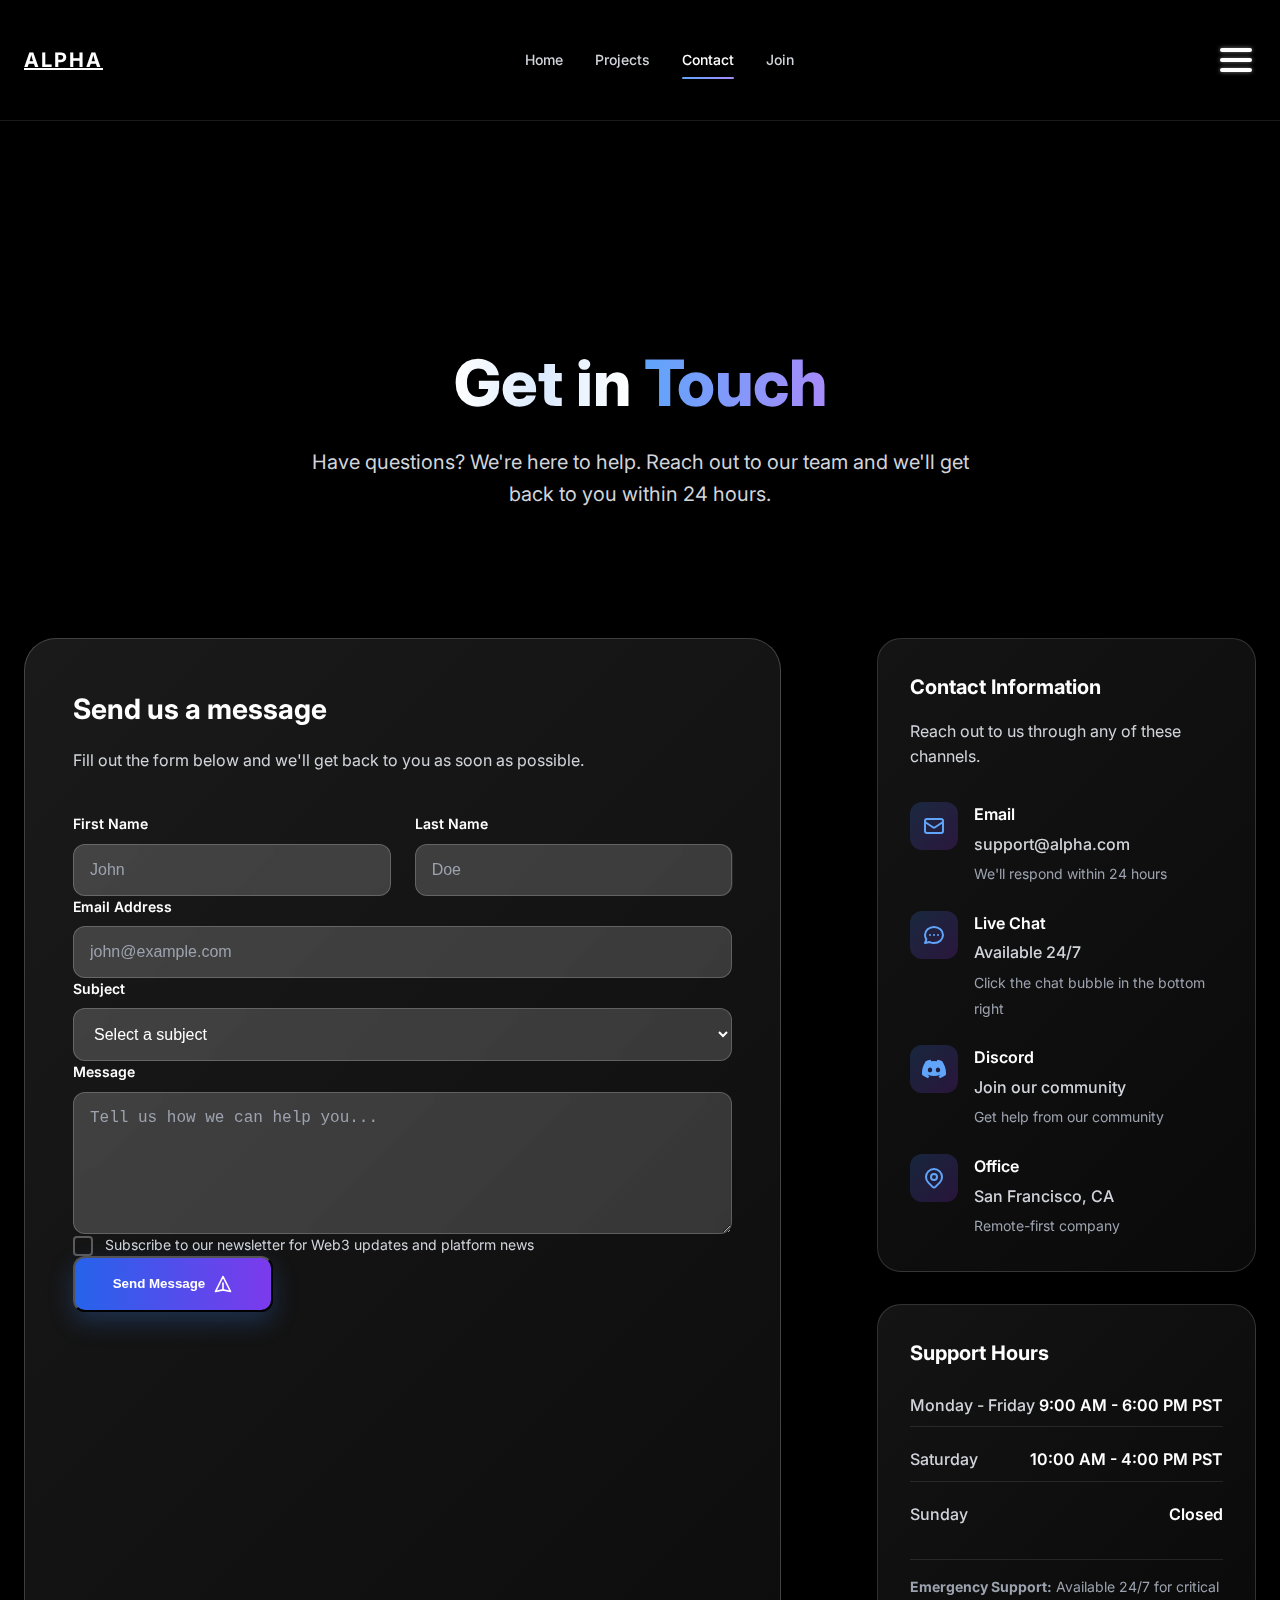
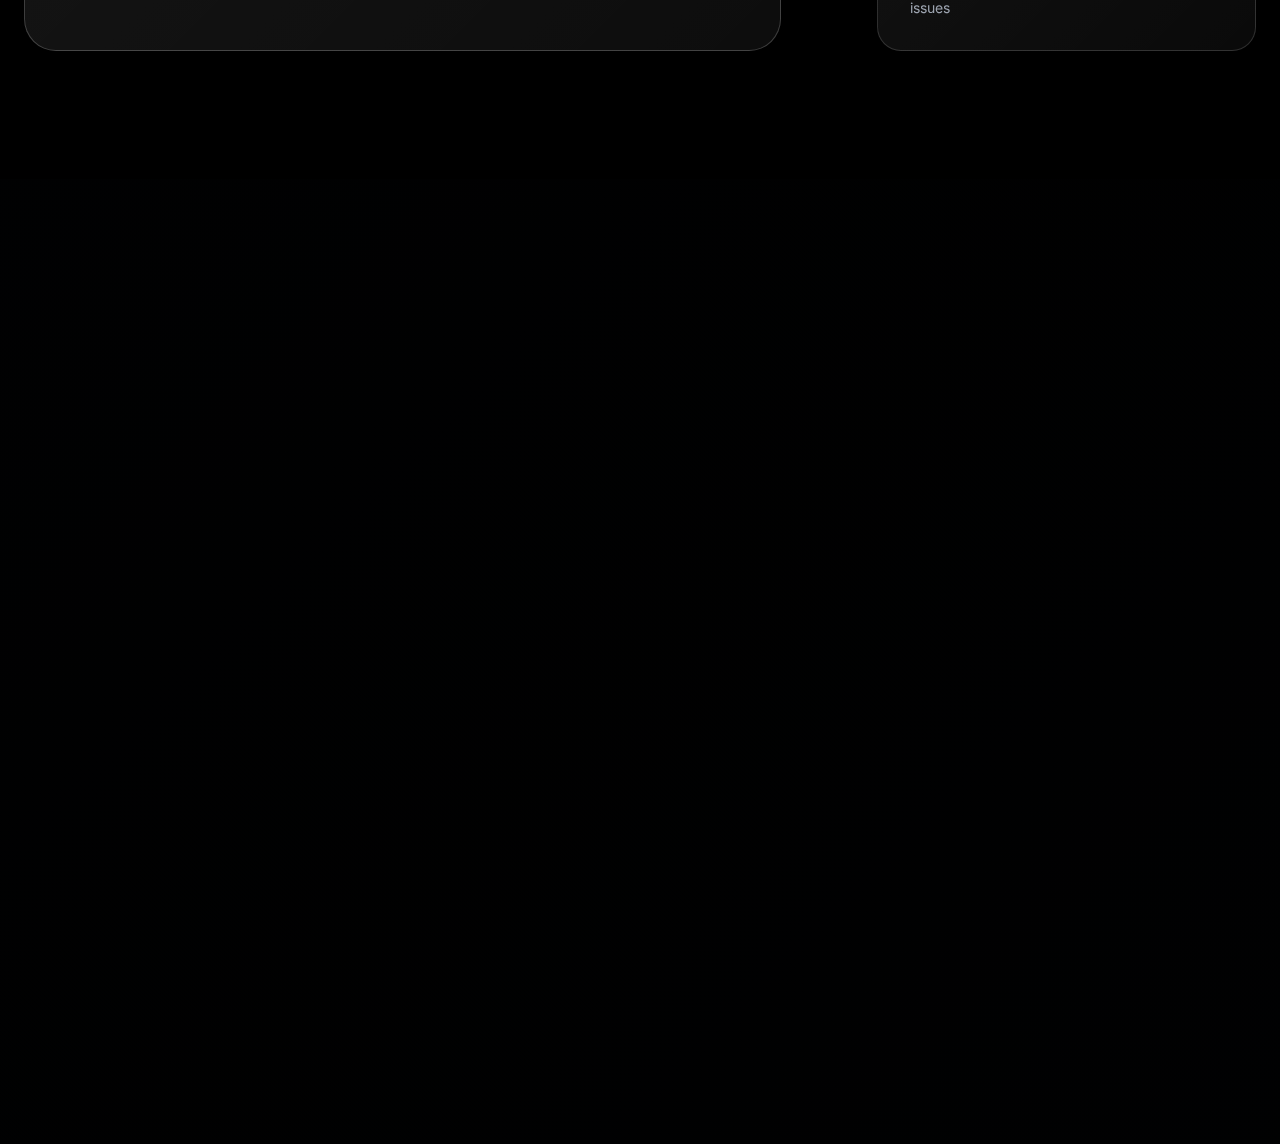
<file: contact.html>
<!DOCTYPE html>
<html lang="en">
<head>
    <meta charset="UTF-8">
    <meta name="viewport" content="width=device-width, initial-scale=1.0">
    <title>Contact Us - Alpha Web3 Talent Marketplace</title>
    <meta name="description" content="Get in touch with Alpha's support team. We're here to help with any questions about our Web3 talent marketplace.">
    
    <!-- Favicon -->
    <link rel="icon" href="/favicon.ico" sizes="any">
    <link rel="icon" href="/icon.svg" type="image/svg+xml">
    <link rel="apple-touch-icon" href="/apple-touch-icon.png">
    
    <!-- Fonts -->
    <link rel="preconnect" href="https://fonts.googleapis.com">
    <link rel="preconnect" href="https://fonts.gstatic.com" crossorigin>
    <link href="https://fonts.googleapis.com/css2?family=Inter:wght@300;400;500;600;700;800;900&display=swap" rel="stylesheet">
    
    <!-- Styles -->
    <link rel="stylesheet" href="styles/main.css">
    <link rel="stylesheet" href="styles/animations.css">
    <link rel="stylesheet" href="styles/components.css">
</head>
<body>
    <!-- Background Pattern -->
    <div class="page-background">
        <div class="bg-gradient"></div>
        <div class="bg-pattern"></div>
    </div>
    
    <!-- Header -->
    <header class="page-header">
        <div class="container">
            <div class="header-content">
                <a href="index.html" class="logo">ALPHA</a>
                <nav class="nav-links">
                    <a href="index.html">Home</a>
                    <a href="projects.html">Projects</a>
                    <a href="contact.html" class="active">Contact</a>
                    <a href="register.html">Join</a>
                </nav>
                <button class="menu-toggle" id="menuToggle">
                    <div class="hamburger-line"></div>
                    <div class="hamburger-line"></div>
                    <div class="hamburger-line"></div>
                </button>
            </div>
        </div>
    </header>
    
    <!-- Main Content -->
    <main class="main-content">
        <!-- Contact Hero Section -->
        <section class="contact-hero-section">
            <div class="container">
                <div class="contact-hero-content animate-on-scroll">
                    <h1 class="contact-hero-title">
                        <span class="title-white">Get in</span>
                        <span class="title-gradient">Touch</span>
                    </h1>
                    <p class="contact-hero-description">
                        Have questions? We're here to help. Reach out to our team and we'll get back to you within 24 hours.
                    </p>
                </div>
            </div>
        </section>
        
        <!-- Contact Content Section -->
        <section class="contact-content-section">
            <div class="container">
                <div class="contact-grid">
                    <!-- Contact Form -->
                    <div class="contact-form-container animate-on-scroll-left">
                        <div class="contact-form-header">
                            <h2 class="contact-form-title">Send us a message</h2>
                            <p class="contact-form-description">
                                Fill out the form below and we'll get back to you as soon as possible.
                            </p>
                        </div>
                        
                        <form class="contact-form" id="contactForm">
                            <div class="form-row">
                                <div class="form-group">
                                    <label for="firstName" class="form-label">First Name</label>
                                    <input 
                                        type="text" 
                                        id="firstName" 
                                        name="firstName" 
                                        class="form-input" 
                                        placeholder="John"
                                        required
                                    >
                                </div>
                                <div class="form-group">
                                    <label for="lastName" class="form-label">Last Name</label>
                                    <input 
                                        type="text" 
                                        id="lastName" 
                                        name="lastName" 
                                        class="form-input" 
                                        placeholder="Doe"
                                        required
                                    >
                                </div>
                            </div>
                            
                            <div class="form-group">
                                <label for="email" class="form-label">Email Address</label>
                                <input 
                                    type="email" 
                                    id="email" 
                                    name="email" 
                                    class="form-input" 
                                    placeholder="john@example.com"
                                    required
                                >
                            </div>
                            
                            <div class="form-group">
                                <label for="subject" class="form-label">Subject</label>
                                <select id="subject" name="subject" class="form-select" required>
                                    <option value="">Select a subject</option>
                                    <option value="general">General Inquiry</option>
                                    <option value="support">Technical Support</option>
                                    <option value="billing">Billing Question</option>
                                    <option value="partnership">Partnership Opportunity</option>
                                    <option value="press">Press Inquiry</option>
                                    <option value="other">Other</option>
                                </select>
                            </div>
                            
                            <div class="form-group">
                                <label for="message" class="form-label">Message</label>
                                <textarea 
                                    id="message" 
                                    name="message" 
                                    class="form-textarea" 
                                    placeholder="Tell us how we can help you..."
                                    rows="6"
                                    required
                                ></textarea>
                            </div>
                            
                            <div class="form-group checkbox-group">
                                <label class="checkbox-label">
                                    <input type="checkbox" id="newsletter" name="newsletter">
                                    <span class="checkbox-custom"></span>
                                    Subscribe to our newsletter for Web3 updates and platform news
                                </label>
                            </div>
                            
                            <button type="submit" class="btn btn-primary" id="submitBtn">
                                <span class="btn-text">Send Message</span>
                                <svg class="btn-icon" fill="none" stroke="currentColor" viewBox="0 0 24 24">
                                    <path stroke-linecap="round" stroke-linejoin="round" stroke-width="2" d="M12 19l9 2-9-18-9 18 9-2zm0 0v-8" />
                                </svg>
                            </button>
                        </form>
                    </div>
                    
                    <!-- Contact Info -->
                    <div class="contact-info-container animate-on-scroll-right">
                        <div class="contact-info-card">
                            <h3 class="contact-info-title">Contact Information</h3>
                            <p class="contact-info-description">
                                Reach out to us through any of these channels.
                            </p>
                            
                            <div class="contact-info-list">
                                <div class="contact-info-item">
                                    <div class="contact-info-icon">
                                        <svg fill="none" stroke="currentColor" viewBox="0 0 24 24">
                                            <path stroke-linecap="round" stroke-linejoin="round" stroke-width="2" d="M3 8l7.89 5.26a2 2 0 002.22 0L21 8M5 19h14a2 2 0 002-2V7a2 2 0 00-2-2H5a2 2 0 00-2 2v10a2 2 0 002 2z" />
                                        </svg>
                                    </div>
                                    <div class="contact-info-content">
                                        <h4>Email</h4>
                                        <p>support@alpha.com</p>
                                        <small>We'll respond within 24 hours</small>
                                    </div>
                                </div>
                                
                                <div class="contact-info-item">
                                    <div class="contact-info-icon">
                                        <svg fill="none" stroke="currentColor" viewBox="0 0 24 24">
                                            <path stroke-linecap="round" stroke-linejoin="round" stroke-width="2" d="M8 12h.01M12 12h.01M16 12h.01M21 12c0 4.418-4.03 8-9 8a9.863 9.863 0 01-4.255-.949L3 20l1.395-3.72C3.512 15.042 3 13.574 3 12c0-4.418 4.03-8 9-8s9 3.582 9 8z" />
                                        </svg>
                                    </div>
                                    <div class="contact-info-content">
                                        <h4>Live Chat</h4>
                                        <p>Available 24/7</p>
                                        <small>Click the chat bubble in the bottom right</small>
                                    </div>
                                </div>
                                
                                <div class="contact-info-item">
                                    <div class="contact-info-icon">
                                        <svg fill="currentColor" viewBox="0 0 24 24">
                                            <path d="M20.317 4.37a19.791 19.791 0 0 0-4.885-1.515.074.074 0 0 0-.079.037c-.21.375-.444.864-.608 1.25a18.27 18.27 0 0 0-5.487 0 12.64 12.64 0 0 0-.617-1.25.077.077 0 0 0-.079-.037A19.736 19.736 0 0 0 3.677 4.37a.07.07 0 0 0-.032.027C.533 9.046-.32 13.58.099 18.057a.082.082 0 0 0 .031.057 19.9 19.9 0 0 0 5.993 3.03.078.078 0 0 0 .084-.028 14.09 14.09 0 0 0 1.226-1.994.076.076 0 0 0-.041-.106 13.107 13.107 0 0 1-1.872-.892.077.077 0 0 1-.008-.128 10.2 10.2 0 0 0 .372-.292.074.074 0 0 1 .077-.01c3.928 1.793 8.18 1.793 12.062 0a.074.074 0 0 1 .078.01c.12.098.246.198.373.292a.077.077 0 0 1-.006.127 12.299 12.299 0 0 1-1.873.892.077.077 0 0 0-.041.107c.36.698.772 1.362 1.225 1.993a.076.076 0 0 0 .084.028 19.839 19.839 0 0 0 6.002-3.03.077.077 0 0 0 .032-.054c.5-5.177-.838-9.674-3.549-13.66a.061.061 0 0 0-.031-.03zM8.02 15.33c-1.183 0-2.157-1.085-2.157-2.419 0-1.333.956-2.419 2.157-2.419 1.21 0 2.176 1.096 2.157 2.42 0 1.333-.956 2.418-2.157 2.418zm7.975 0c-1.183 0-2.157-1.085-2.157-2.419 0-1.333.955-2.419 2.157-2.419 1.21 0 2.176 1.096 2.157 2.42 0 1.333-.946 2.418-2.157 2.418z"/>
                                        </svg>
                                    </div>
                                    <div class="contact-info-content">
                                        <h4>Discord</h4>
                                        <p>Join our community</p>
                                        <small>Get help from our community</small>
                                    </div>
                                </div>
                                
                                <div class="contact-info-item">
                                    <div class="contact-info-icon">
                                        <svg fill="none" stroke="currentColor" viewBox="0 0 24 24">
                                            <path stroke-linecap="round" stroke-linejoin="round" stroke-width="2" d="M17.657 16.657L13.414 20.9a1.998 1.998 0 01-2.827 0l-4.244-4.243a8 8 0 1111.314 0z" />
                                            <path stroke-linecap="round" stroke-linejoin="round" stroke-width="2" d="M15 11a3 3 0 11-6 0 3 3 0 016 0z" />
                                        </svg>
                                    </div>
                                    <div class="contact-info-content">
                                        <h4>Office</h4>
                                        <p>San Francisco, CA</p>
                                        <small>Remote-first company</small>
                                    </div>
                                </div>
                            </div>
                        </div>
                        
                        <div class="contact-hours-card">
                            <h4 class="contact-hours-title">Support Hours</h4>
                            <div class="contact-hours-list">
                                <div class="hours-item">
                                    <span class="hours-day">Monday - Friday</span>
                                    <span class="hours-time">9:00 AM - 6:00 PM PST</span>
                                </div>
                                <div class="hours-item">
                                    <span class="hours-day">Saturday</span>
                                    <span class="hours-time">10:00 AM - 4:00 PM PST</span>
                                </div>
                                <div class="hours-item">
                                    <span class="hours-day">Sunday</span>
                                    <span class="hours-time">Closed</span>
                                </div>
                            </div>
                            <div class="contact-note">
                                <p><strong>Emergency Support:</strong> Available 24/7 for critical issues</p>
                            </div>
                        </div>
                    </div>
                </div>
            </div>
        </section>
        
        <!-- FAQ Section -->
        <section class="contact-faq-section">
            <div class="container">
                <div class="section-header animate-on-scroll">
                    <h2 class="section-title">
                        <span class="title-white">Quick</span>
                        <span class="title-gradient">Answers</span>
                    </h2>
                    <p class="section-description">
                        Find answers to common questions before reaching out.
                    </p>
                </div>
                
                <div class="faq-grid">
                    <div class="faq-item animate-on-scroll-left">
                        <h3 class="faq-question">How do I get started on Alpha?</h3>
                        <p class="faq-answer">Simply create an account, complete your profile, and start browsing projects or posting your own.</p>
                    </div>
                    
                    <div class="faq-item animate-on-scroll-right">
                        <h3 class="faq-question">What cryptocurrencies do you support?</h3>
                        <p class="faq-answer">We support 50+ cryptocurrencies including ETH, USDC, DAI, and all major DeFi tokens.</p>
                    </div>
                    
                    <div class="faq-item animate-on-scroll-left">
                        <h3 class="faq-question">How does the escrow system work?</h3>
                        <p class="faq-answer">Funds are held in smart contracts and released automatically when project milestones are completed.</p>
                    </div>
                    
                    <div class="faq-item animate-on-scroll-right">
                        <h3 class="faq-question">Is there a mobile app?</h3>
                        <p class="faq-answer">Our web platform is fully responsive. A native mobile app is coming soon!</p>
                    </div>
                </div>
                
                <div class="faq-cta animate-on-scroll">
                    <p>Still have questions?</p>
                    <a href="help.html" class="btn btn-secondary">Visit Help Center</a>
                </div>
            </div>
        </section>
    </main>
    
    <!-- Scripts -->
    <script src="scripts/main.js"></script>
    <script src="scripts/menu.js"></script>
    <script>
        // Contact form functionality
        document.addEventListener('DOMContentLoaded', function() {
            const form = document.getElementById('contactForm');
            const submitBtn = document.getElementById('submitBtn');
            const btnText = submitBtn.querySelector('.btn-text');
            
            form.addEventListener('submit', async function(e) {
                e.preventDefault();
                
                // Show loading state
                submitBtn.disabled = true;
                btnText.textContent = 'Sending...';
                
                try {
                    // Simulate API call
                    await new Promise(resolve => setTimeout(resolve, 2000));
                    
                    // Get form data
                    const formData = new FormData(form);
                    const contactData = Object.fromEntries(formData.entries());
                    
                    console.log('Contact form data:', contactData);
                    
                    // Show success message
                    if (window.AlphaApp && window.AlphaApp.showNotification) {
                        window.AlphaApp.showNotification('Message sent successfully! We\'ll get back to you within 24 hours.', 'success');
                    }
                    
                    // Reset form
                    form.reset();
                    
                } catch (error) {
                    console.error('Contact form submission failed:', error);
                    
                    if (window.AlphaApp && window.AlphaApp.showNotification) {
                        window.AlphaApp.showNotification('Failed to send message. Please try again.', 'error');
                    }
                } finally {
                    // Reset button
                    submitBtn.disabled = false;
                    btnText.textContent = 'Send Message';
                }
            });
        });
    </script>
</body>
</html>
</file>
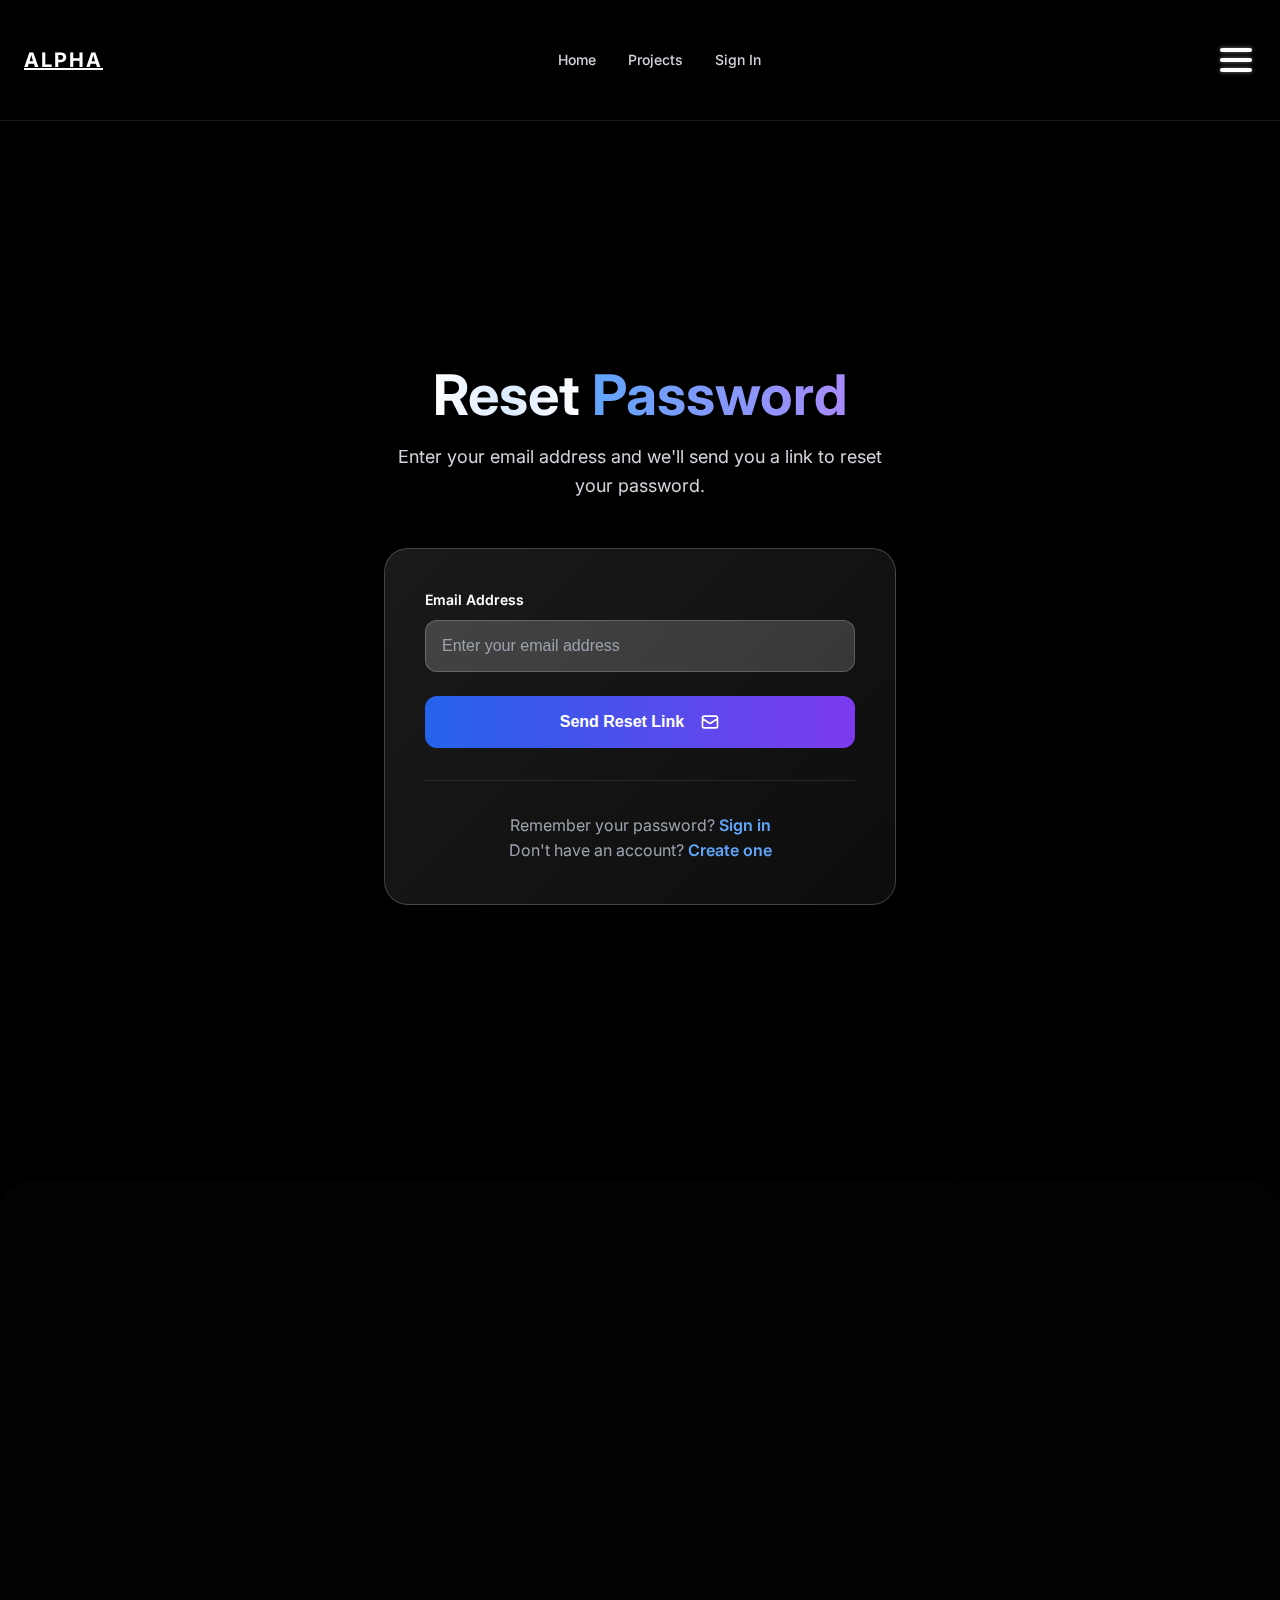
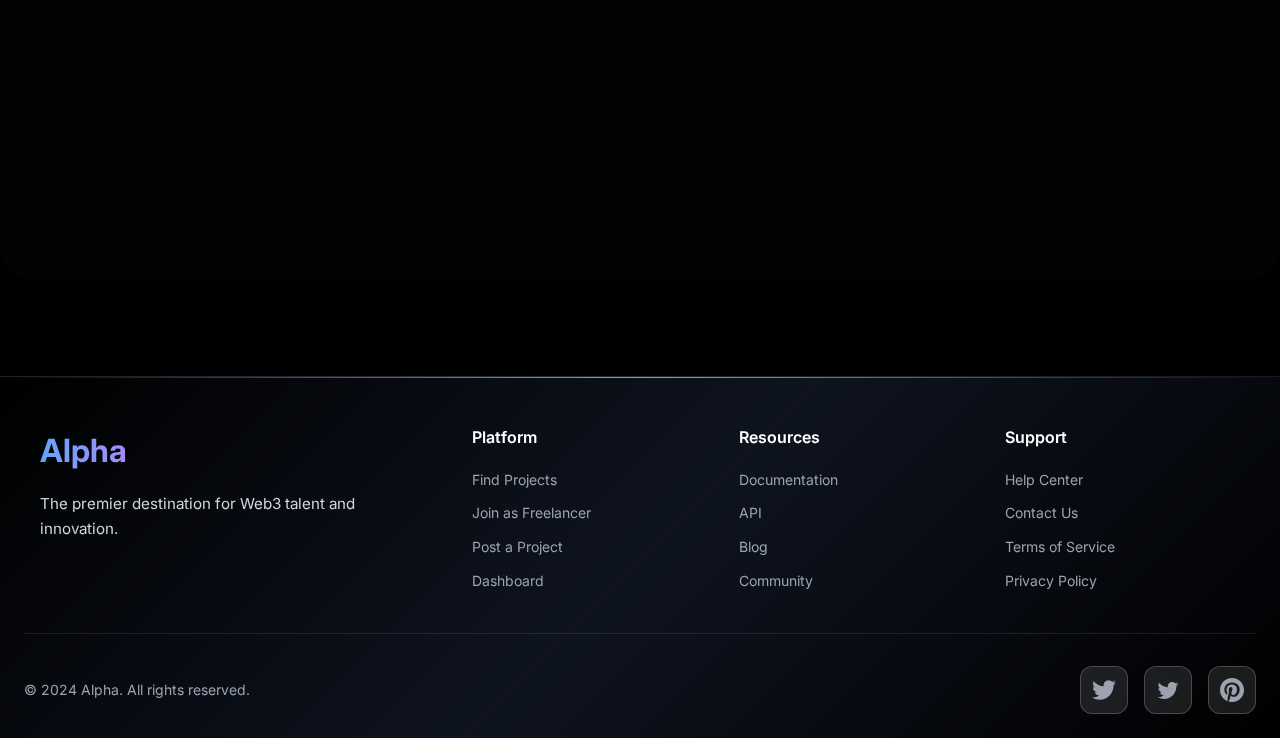
<file: forgot-password.html>
<!DOCTYPE html>
<html lang="en">
<head>
    <meta charset="UTF-8">
    <meta name="viewport" content="width=device-width, initial-scale=1.0">
    <title>Forgot Password - Alpha Web3 Talent Marketplace</title>
    <meta name="description" content="Reset your Alpha account password and regain access to the Web3 talent marketplace.">
    
    <!-- Favicon -->
    <link rel="icon" href="/favicon.ico" sizes="any">
    <link rel="icon" href="/icon.svg" type="image/svg+xml">
    <link rel="apple-touch-icon" href="/apple-touch-icon.png">
    
    <!-- Fonts -->
    <link rel="preconnect" href="https://fonts.googleapis.com">
    <link rel="preconnect" href="https://fonts.gstatic.com" crossorigin>
    <link href="https://fonts.googleapis.com/css2?family=Inter:wght@300;400;500;600;700;800;900&display=swap" rel="stylesheet">
    
    <!-- Styles -->
    <link rel="stylesheet" href="styles/main.css">
    <link rel="stylesheet" href="styles/animations.css">
    <link rel="stylesheet" href="styles/components.css">
</head>
<body>
    <!-- Background Pattern -->
    <div class="page-background">
        <div class="bg-gradient"></div>
        <div class="bg-pattern"></div>
    </div>
    
    <!-- Header -->
    <header class="page-header">
        <div class="container">
            <div class="header-content">
                <a href="index.html" class="logo">ALPHA</a>
                <nav class="nav-links">
                    <a href="index.html">Home</a>
                    <a href="projects.html">Projects</a>
                    <a href="login.html">Sign In</a>
                </nav>
                <button class="menu-toggle" id="menuToggle">
                    <div class="hamburger-line"></div>
                    <div class="hamburger-line"></div>
                    <div class="hamburger-line"></div>
                </button>
            </div>
        </div>
    </header>
    
    <!-- Main Content -->
    <main class="main-content">
        <!-- Forgot Password Section -->
        <section class="login-section">
            <div class="container">
                <div class="login-container">
                    <div class="login-header animate-on-scroll">
                        <h1 class="login-title">
                            <span class="title-white">Reset</span>
                            <span class="title-gradient">Password</span>
                        </h1>
                        <p class="login-description">
                            Enter your email address and we'll send you a link to reset your password.
                        </p>
                    </div>
                    
                    <div class="login-form-container animate-on-scroll">
                        <form class="login-form" id="forgotPasswordForm">
                            <div class="form-group">
                                <label for="email" class="form-label">Email Address</label>
                                <input 
                                    type="email" 
                                    id="email" 
                                    name="email" 
                                    class="form-input" 
                                    placeholder="Enter your email address"
                                    required
                                    autocomplete="email"
                                >
                            </div>
                            
                            <button type="submit" class="login-btn" id="resetBtn">
                                <span class="btn-text">Send Reset Link</span>
                                <svg class="btn-icon" fill="none" stroke="currentColor" viewBox="0 0 24 24">
                                    <path stroke-linecap="round" stroke-linejoin="round" stroke-width="2" d="M3 8l7.89 5.26a2 2 0 002.22 0L21 8M5 19h14a2 2 0 002-2V7a2 2 0 00-2-2H5a2 2 0 00-2 2v10a2 2 0 002 2z" />
                                </svg>
                            </button>
                        </form>
                        
                        <div class="login-footer">
                            <p>Remember your password? <a href="login.html">Sign in</a></p>
                            <p>Don't have an account? <a href="register.html">Create one</a></p>
                        </div>
                    </div>
                </div>
            </div>
        </section>
        
        <!-- Help Section -->
        <section class="security-features">
            <div class="container">
                <div class="features-grid">
                    <div class="feature-preview animate-on-scroll-left">
                        <div class="feature-icon">
                            <svg fill="currentColor" viewBox="0 0 24 24">
                                <path d="M3 8l7.89 5.26a2 2 0 002.22 0L21 8M5 19h14a2 2 0 002-2V7a2 2 0 00-2-2H5a2 2 0 00-2 2v10a2 2 0 002 2z"/>
                            </svg>
                        </div>
                        <h3>Check Your Email</h3>
                        <p>We'll send a secure reset link to your registered email address</p>
                    </div>
                    
                    <div class="feature-preview animate-on-scroll">
                        <div class="feature-icon">
                            <svg fill="currentColor" viewBox="0 0 24 24">
                                <path d="M12 1L3 5v6c0 5.55 3.84 10.74 9 12 5.16-1.26 9-6.45 9-12V5l-9-4z"/>
                            </svg>
                        </div>
                        <h3>Secure Process</h3>
                        <p>Reset links expire after 1 hour for your security</p>
                    </div>
                    
                    <div class="feature-preview animate-on-scroll-right">
                        <div class="feature-icon">
                            <svg fill="currentColor" viewBox="0 0 24 24">
                                <path d="M18.364 5.636l-3.536 3.536m0 5.656l3.536 3.536M9.172 9.172L5.636 5.636m3.536 9.192l-3.536 3.536M21 12a9 9 0 11-18 0 9 9 0 0118 0zm-5 0a4 4 0 11-8 0 4 4 0 018 0z"/>
                            </svg>
                        </div>
                        <h3>Need Help?</h3>
                        <p>Contact our support team if you don't receive the email</p>
                    </div>
                </div>
            </div>
        </section>
    </main>
    
    <!-- Footer -->
    <footer class="page-footer">
        <div class="container">
            <div class="footer-content">
                <div class="footer-brand">
                    <h3 class="footer-logo">
                        <span class="title-gradient">Alpha</span>
                    </h3>
                    <p class="footer-description">
                        The premier destination for Web3 talent and innovation.
                    </p>
                </div>
                
                <div class="footer-links">
                    <div class="footer-column">
                        <h4>Platform</h4>
                        <ul>
                            <li><a href="projects.html">Find Projects</a></li>
                            <li><a href="register.html">Join as Freelancer</a></li>
                            <li><a href="post-project.html">Post a Project</a></li>
                            <li><a href="dashboard.html">Dashboard</a></li>
                        </ul>
                    </div>
                    
                    <div class="footer-column">
                        <h4>Resources</h4>
                        <ul>
                            <li><a href="#">Documentation</a></li>
                            <li><a href="#">API</a></li>
                            <li><a href="#">Blog</a></li>
                            <li><a href="#">Community</a></li>
                        </ul>
                    </div>
                    
                    <div class="footer-column">
                        <h4>Support</h4>
                        <ul>
                            <li><a href="#">Help Center</a></li>
                            <li><a href="#">Contact Us</a></li>
                            <li><a href="terms.html">Terms of Service</a></li>
                            <li><a href="privacy.html">Privacy Policy</a></li>
                        </ul>
                    </div>
                </div>
            </div>
            
            <div class="footer-bottom">
                <p>&copy; 2024 Alpha. All rights reserved.</p>
                <div class="footer-social">
                    <a href="#" class="social-link">
                        <svg fill="currentColor" viewBox="0 0 24 24">
                            <path d="M23.953 4.57a10 10 0 01-2.825.775 4.958 4.958 0 002.163-2.723c-.951.555-2.005.959-3.127 1.184a4.92 4.92 0 00-8.384 4.482C7.69 8.095 4.067 6.13 1.64 3.162a4.822 4.822 0 00-.666 2.475c0 1.71.87 3.213 2.188 4.096a4.904 4.904 0 01-2.228-.616v.06a4.923 4.923 0 003.946 4.827 4.996 4.996 0 01-2.212.085 4.936 4.936 0 004.604 3.417 9.867 9.867 0 01-6.102 2.105c-.39 0-.779-.023-1.17-.067a13.995 13.995 0 007.557 2.209c9.053 0 13.998-7.496 13.998-13.985 0-.21 0-.42-.015-.63A9.935 9.935 0 0024 4.59z"/>
                        </svg>
                    </a>
                    <a href="#" class="social-link">
                        <svg fill="currentColor" viewBox="0 0 24 24">
                            <path d="M22.46 6c-.77.35-1.6.58-2.46.69.88-.53 1.56-1.37 1.88-2.38-.83.5-1.75.85-2.72 1.05C18.37 4.5 17.26 4 16 4c-2.35 0-4.27 1.92-4.27 4.29 0 .34.04.67.11.98C8.28 9.09 5.11 7.38 3 4.79c-.37.63-.58 1.37-.58 2.15 0 1.49.75 2.81 1.91 3.56-.71 0-1.37-.2-1.95-.5v.03c0 2.08 1.48 3.82 3.44 4.21a4.22 4.22 0 0 1-1.93.07 4.28 4.28 0 0 0 4 2.98 8.521 8.521 0 0 1-5.33 1.84c-.34 0-.68-.02-1.02-.06C3.44 20.29 5.7 21 8.12 21 16 21 20.33 14.46 20.33 8.79c0-.19 0-.37-.01-.56.84-.6 1.56-1.36 2.14-2.23z"/>
                        </svg>
                    </a>
                    <a href="#" class="social-link">
                        <svg fill="currentColor" viewBox="0 0 24 24">
                            <path d="M12.017 0C5.396 0 .029 5.367.029 11.987c0 5.079 3.158 9.417 7.618 11.174-.105-.949-.199-2.403.041-3.439.219-.937 1.406-5.957 1.406-5.957s-.359-.72-.359-1.781c0-1.663.967-2.911 2.168-2.911 1.024 0 1.518.769 1.518 1.688 0 1.029-.653 2.567-.992 3.992-.285 1.193.6 2.165 1.775 2.165 2.128 0 3.768-2.245 3.768-5.487 0-2.861-2.063-4.869-5.008-4.869-3.41 0-5.409 2.562-5.409 5.199 0 1.033.394 2.143.889 2.741.099.12.112.225.085.345-.09.375-.293 1.199-.334 1.363-.053.225-.172.271-.402.165-1.495-.69-2.433-2.878-2.433-4.646 0-3.776 2.748-7.252 7.92-7.252 4.158 0 7.392 2.967 7.392 6.923 0 4.135-2.607 7.462-6.233 7.462-1.214 0-2.357-.629-2.746-1.378l-.748 2.853c-.271 1.043-1.002 2.35-1.492 3.146C9.57 23.812 10.763 24.009 12.017 24.009c6.624 0 11.99-5.367 11.99-11.988C24.007 5.367 18.641.001 12.017.001z"/>
                        </svg>
                    </a>
                </div>
            </div>
        </div>
    </footer>
    
    <!-- Animated Menu -->
    <div class="animated-menu" id="animatedMenu">
        <div class="menu-backdrop"></div>
        <div class="menu-content">
            <div class="menu-left">
                <div class="menu-sections">
                    <div class="menu-section">
                        <p class="menu-section-label">EXPLORE THE PLATFORM</p>
                        <h2 class="menu-section-title">
                            SKILLS<br />
                            <span class="text-blue">REVOLUTIONIZED</span>
                        </h2>
                    </div>
                    
                    <div class="menu-section">
                        <p class="menu-section-label">DISCOVER</p>
                        <h2 class="menu-section-title">
                            DECENTRALIZED<br />
                            TALENT NETWORK
                        </h2>
                    </div>
                    
                    <div class="menu-section">
                        <p class="menu-section-label">BUILD</p>
                        <h2 class="menu-section-title">
                            THE FUTURE<br />
                            OF WORK
                        </h2>
                    </div>
                </div>
                
                <div class="menu-auth-links">
                    <a href="login.html" class="menu-auth-link menu-auth-link-outline">SIGN IN</a>
                    <a href="register.html" class="menu-auth-link menu-auth-link-filled">GET STARTED</a>
                </div>
                
                <div class="menu-footer-links">
                    <a href="terms.html">TERMS & CONDITIONS</a>
                    <a href="privacy.html">PRIVACY POLICY</a>
                    <a href="cookies.html">COOKIE POLICY</a>
                    <a href="support.html">SUPPORT</a>
                </div>
                
                <div class="menu-social-links">
                    <a href="#" class="menu-social-link">
                        <svg fill="currentColor" viewBox="0 0 24 24">
                            <path d="M23.953 4.57a10 10 0 01-2.825.775 4.958 4.958 0 002.163-2.723c-.951.555-2.005.959-3.127 1.184a4.92 4.92 0 00-8.384 4.482C7.69 8.095 4.067 6.13 1.64 3.162a4.822 4.822 0 00-.666 2.475c0 1.71.87 3.213 2.188 4.096a4.904 4.904 0 01-2.228-.616v.06a4.923 4.923 0 003.946 4.827 4.996 4.996 0 01-2.212.085 4.936 4.936 0 004.604 3.417 9.867 9.867 0 01-6.102 2.105c-.39 0-.779-.023-1.17-.067a13.995 13.995 0 007.557 2.209c9.053 0 13.998-7.496 13.998-13.985 0-.21 0-.42-.015-.63A9.935 9.935 0 0024 4.59z"/>
                        </svg>
                    </a>
                    <a href="#" class="menu-social-link">
                        <svg fill="currentColor" viewBox="0 0 24 24">
                            <path d="M22.46 6c-.77.35-1.6.58-2.46.69.88-.53 1.56-1.37 1.88-2.38-.83.5-1.75.85-2.72 1.05C18.37 4.5 17.26 4 16 4c-2.35 0-4.27 1.92-4.27 4.29 0 .34.04.67.11.98C8.28 9.09 5.11 7.38 3 4.79c-.37.63-.58 1.37-.58 2.15 0 1.49.75 2.81 1.91 3.56-.71 0-1.37-.2-1.95-.5v.03c0 2.08 1.48 3.82 3.44 4.21a4.22 4.22 0 0 1-1.93.07 4.28 4.28 0 0 0 4 2.98 8.521 8.521 0 0 1-5.33 1.84c-.34 0-.68-.02-1.02-.06C3.44 20.29 5.7 21 8.12 21 16 21 20.33 14.46 20.33 8.79c0-.19 0-.37-.01-.56.84-.6 1.56-1.36 2.14-2.23z"/>
                        </svg>
                    </a>
                    <a href="#" class="menu-social-link">
                        <svg fill="currentColor" viewBox="0 0 24 24">
                            <path d="M12.017 0C5.396 0 .029 5.367.029 11.987c0 5.079 3.158 9.417 7.618 11.174-.105-.949-.199-2.403.041-3.439.219-.937 1.406-5.957 1.406-5.957s-.359-.72-.359-1.781c0-1.663.967-2.911 2.168-2.911 1.024 0 1.518.769 1.518 1.688 0 1.029-.653 2.567-.992 3.992-.285 1.193.6 2.165 1.775 2.165 2.128 0 3.768-2.245 3.768-5.487 0-2.861-2.063-4.869-5.008-4.869-3.41 0-5.409 2.562-5.409 5.199 0 1.033.394 2.143.889 2.741.099.12.112.225.085.345-.09.375-.293 1.199-.334 1.363-.053.225-.172.271-.402.165-1.495-.69-2.433-2.878-2.433-4.646 0-3.776 2.748-7.252 7.92-7.252 4.158 0 7.392 2.967 7.392 6.923 0 4.135-2.607 7.462-6.233 7.462-1.214 0-2.357-.629-2.746-1.378l-.748 2.853c-.271 1.043-1.002 2.35-1.492 3.146C9.57 23.812 10.763 24.009 12.017 24.009c6.624 0 11.99-5.367 11.99-11.988C24.007 5.367 18.641.001 12.017.001z"/>
                        </svg>
                    </a>
                </div>
            </div>
            
            <div class="menu-right">
                <div class="menu-action-buttons">
                    <a href="projects.html" class="menu-action-button">FIND TALENT</a>
                    <a href="post-project.html" class="menu-action-button">POST A PROJECT</a>
                    <a href="register.html" class="menu-action-button">JOIN AS FREELANCER</a>
                    <a href="dashboard.html" class="menu-action-button">DASHBOARD</a>
                </div>
                
                <div class="menu-close-button" id="menuClose">
                    <svg fill="none" stroke="currentColor" viewBox="0 0 24 24">
                        <path stroke-linecap="round" stroke-linejoin="round" stroke-width="2" d="M6 18L18 6M6 6l12 12" />
                    </svg>
                </div>
            </div>
        </div>
    </div>
    
    <!-- Scripts -->
    <script src="scripts/main.js"></script>
    <script src="scripts/menu.js"></script>
    <script>
        // Simple forgot password functionality
        document.addEventListener('DOMContentLoaded', function() {
            const form = document.getElementById('forgotPasswordForm');
            const resetBtn = document.getElementById('resetBtn');
            const btnText = resetBtn.querySelector('.btn-text');
            
            form.addEventListener('submit', async function(e) {
                e.preventDefault();
                
                const email = document.getElementById('email').value;
                
                if (!email) {
                    if (window.AlphaApp && window.AlphaApp.showNotification) {
                        window.AlphaApp.showNotification('Please enter your email address', 'error');
                    }
                    return;
                }
                
                // Show loading state
                resetBtn.disabled = true;
                btnText.textContent = 'Sending...';
                
                try {
                    // Simulate API call
                    await new Promise(resolve => setTimeout(resolve, 2000));
                    
                    if (window.AlphaApp && window.AlphaApp.showNotification) {
                        window.AlphaApp.showNotification('Password reset link sent to your email!', 'success');
                    }
                    
                    // Reset form
                    form.reset();
                    
                } catch (error) {
                    if (window.AlphaApp && window.AlphaApp.showNotification) {
                        window.AlphaApp.showNotification('Failed to send reset link. Please try again.', 'error');
                    }
                } finally {
                    resetBtn.disabled = false;
                    btnText.textContent = 'Send Reset Link';
                }
            });
        });
    </script>
</body>
</html>
</file>
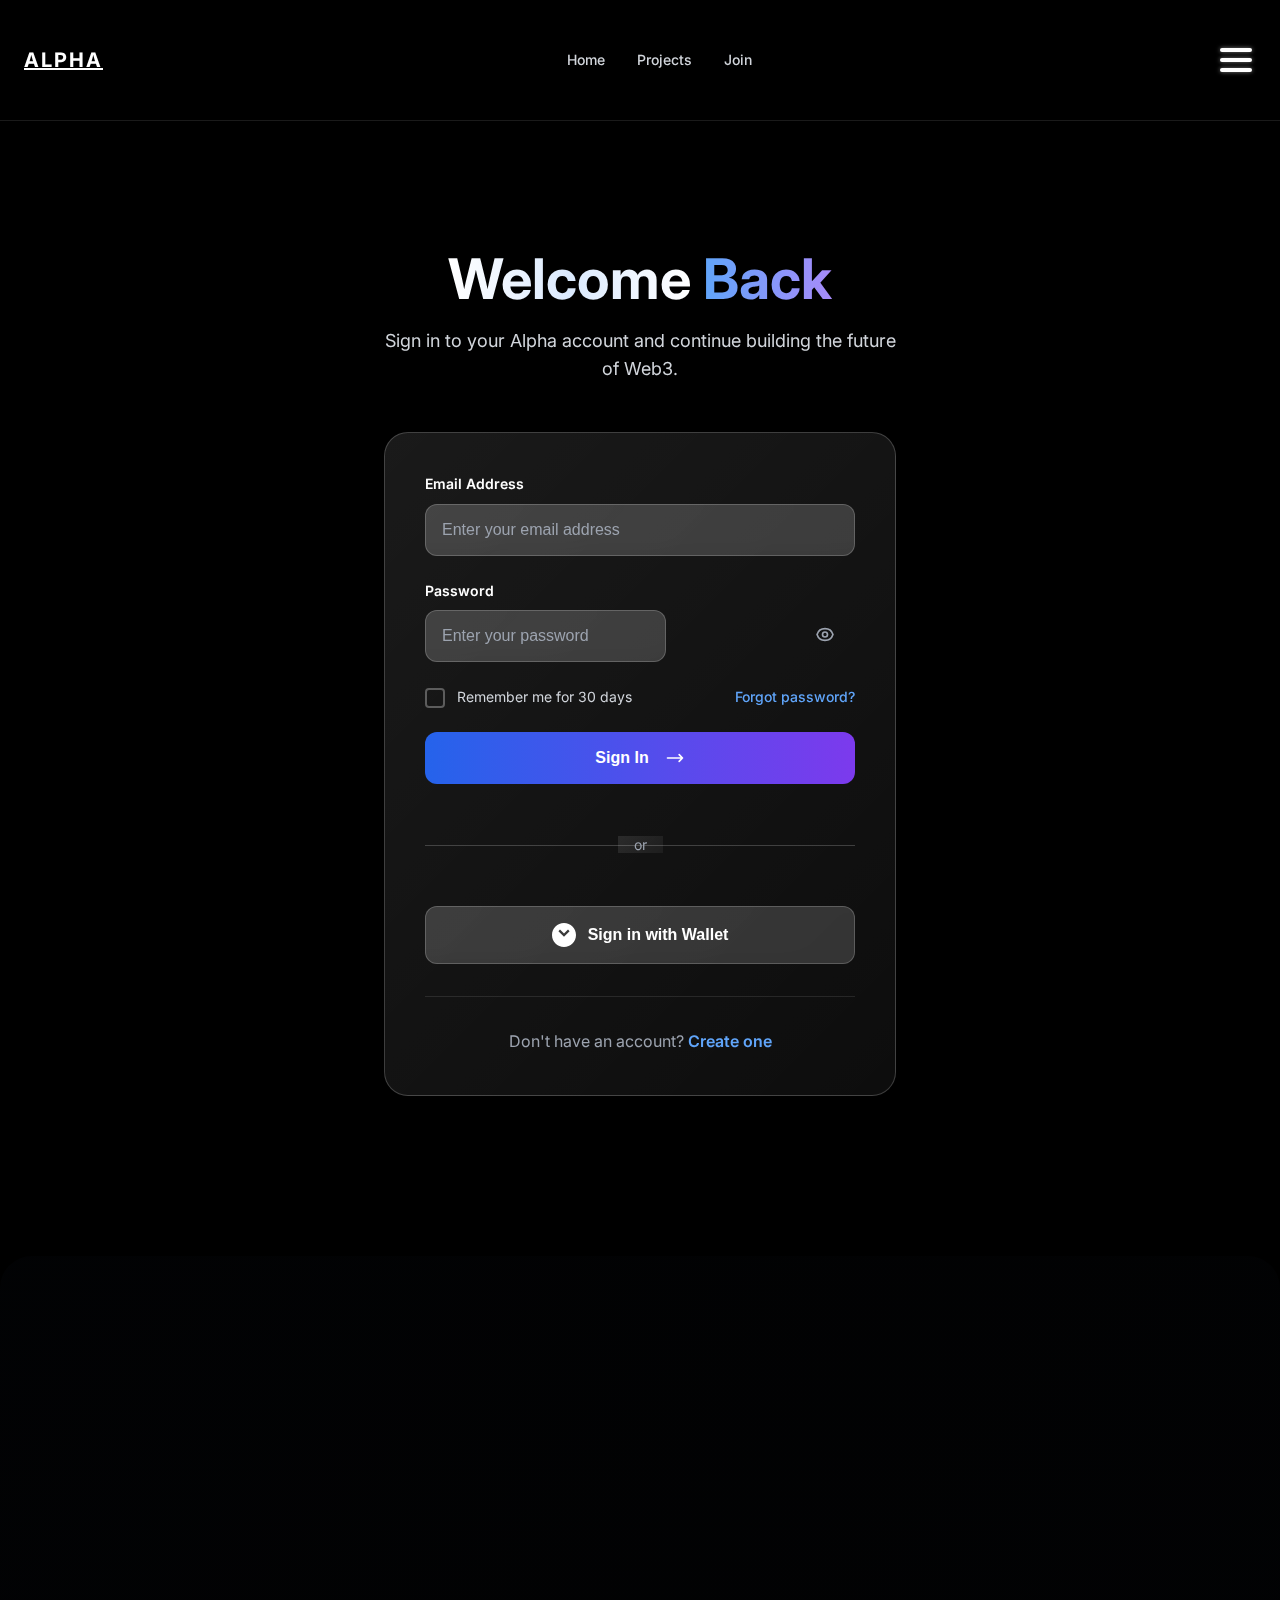
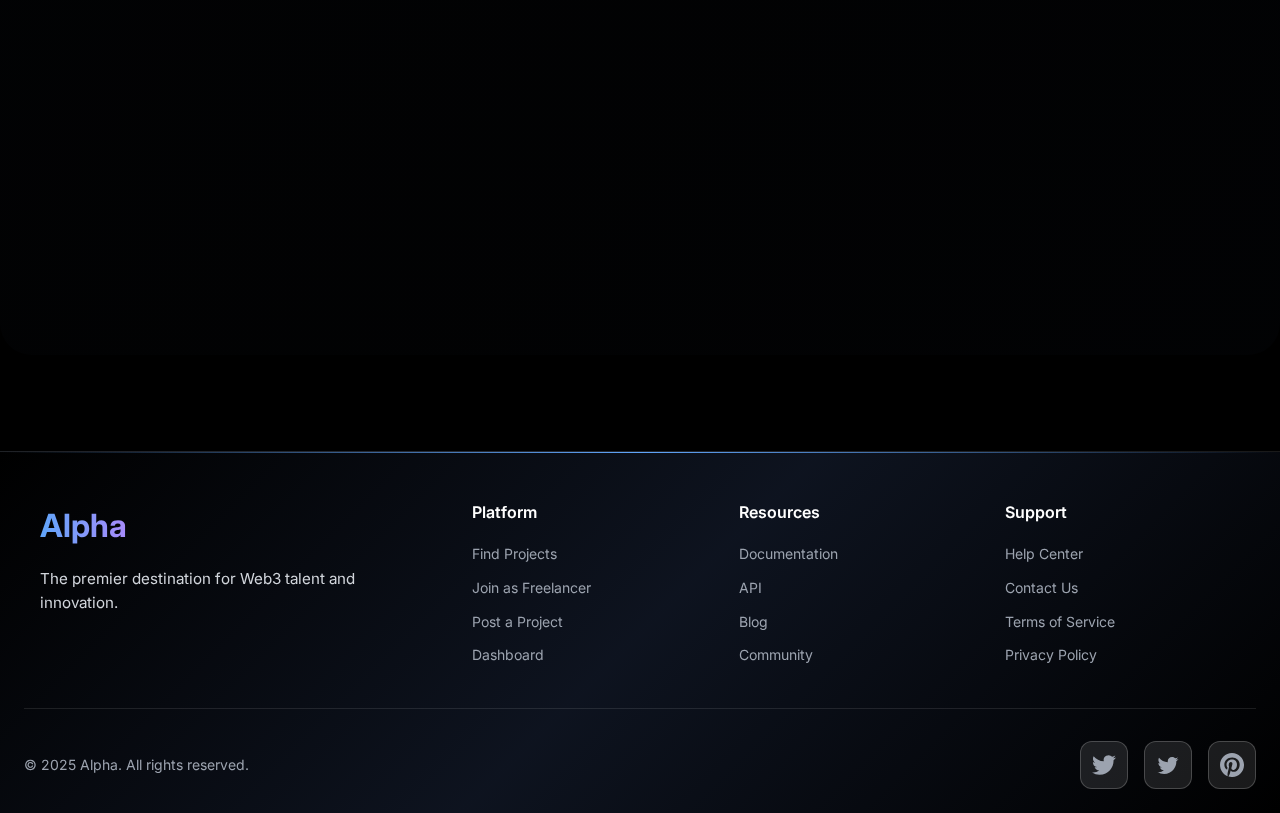
<file: login.html>
<!DOCTYPE html>
<html lang="en">
<head>
    <meta charset="UTF-8">
    <meta name="viewport" content="width=device-width, initial-scale=1.0">
    <title>Sign In - Alpha Web3 Talent Marketplace</title>
    <meta name="description" content="Sign in to your Alpha account and access the premier Web3 talent marketplace.">
    
    <!-- Favicon -->
    <link rel="icon" href="/favicon.ico" sizes="any">
    <link rel="icon" href="/icon.svg" type="image/svg+xml">
    <link rel="apple-touch-icon" href="/apple-touch-icon.png">
    
    <!-- Fonts -->
    <link rel="preconnect" href="https://fonts.googleapis.com">
    <link rel="preconnect" href="https://fonts.gstatic.com" crossorigin>
    <link href="https://fonts.googleapis.com/css2?family=Inter:wght@300;400;500;600;700;800;900&display=swap" rel="stylesheet">
    
    <!-- Styles -->
    <link rel="stylesheet" href="styles/main.css">
    <link rel="stylesheet" href="styles/animations.css">
    <link rel="stylesheet" href="styles/components.css">
</head>
<body>
    <!-- Background Pattern -->
    <div class="page-background">
        <div class="bg-gradient"></div>
        <div class="bg-pattern"></div>
    </div>
    
    <!-- Header -->
    <header class="page-header">
        <div class="container">
            <div class="header-content">
                <a href="index.html" class="logo">ALPHA</a>
                <nav class="nav-links">
                    <a href="index.html">Home</a>
                    <a href="projects.html">Projects</a>
                    <a href="register.html">Join</a>
                </nav>
                <button class="menu-toggle" id="menuToggle">
                    <div class="hamburger-line"></div>
                    <div class="hamburger-line"></div>
                    <div class="hamburger-line"></div>
                </button>
            </div>
        </div>
    </header>
    
    <!-- Main Content -->
    <main class="main-content">
        <!-- Login Section -->
        <section class="login-section">
            <div class="container">
                <div class="login-container">
                    <div class="login-header animate-on-scroll">
                        <h1 class="login-title">
                            <span class="title-white">Welcome</span>
                            <span class="title-gradient">Back</span>
                        </h1>
                        <p class="login-description">
                            Sign in to your Alpha account and continue building the future of Web3.
                        </p>
                    </div>
                    
                    <div class="login-form-container animate-on-scroll">
                        <form class="login-form" id="loginForm">
                            <div class="form-group">
                                <label for="email" class="form-label">Email Address</label>
                                <input 
                                    type="email" 
                                    id="email" 
                                    name="email" 
                                    class="form-input" 
                                    placeholder="Enter your email address"
                                    required
                                    autocomplete="email"
                                >
                            </div>
                            
                            <div class="form-group">
                                <label for="password" class="form-label">Password</label>
                                <div class="password-input-container">
                                    <input 
                                        type="password" 
                                        id="password" 
                                        name="password" 
                                        class="form-input" 
                                        placeholder="Enter your password"
                                        required
                                        autocomplete="current-password"
                                    >
                                    <button type="button" class="password-toggle" id="passwordToggle">
                                        <svg class="eye-open" fill="none" stroke="currentColor" viewBox="0 0 24 24">
                                            <path stroke-linecap="round" stroke-linejoin="round" stroke-width="2" d="M15 12a3 3 0 11-6 0 3 3 0 016 0z" />
                                            <path stroke-linecap="round" stroke-linejoin="round" stroke-width="2" d="M2.458 12C3.732 7.943 7.523 5 12 5c4.478 0 8.268 2.943 9.542 7-1.274 4.057-5.064 7-9.542 7-4.477 0-8.268-2.943-9.542-7z" />
                                        </svg>
                                        <svg class="eye-closed" fill="none" stroke="currentColor" viewBox="0 0 24 24" style="display: none;">
                                            <path stroke-linecap="round" stroke-linejoin="round" stroke-width="2" d="M13.875 18.825A10.05 10.05 0 0112 19c-4.478 0-8.268-2.943-9.543-7a9.97 9.97 0 011.563-3.029m5.858.908a3 3 0 114.243 4.243M9.878 9.878l4.242 4.242M9.878 9.878L3 3m6.878 6.878L21 21" />
                                        </svg>
                                    </button>
                                </div>
                            </div>
                            
                            <div class="form-group checkbox-group">
                                <label class="checkbox-label">
                                    <input type="checkbox" id="rememberMe" name="rememberMe">
                                    <span class="checkbox-custom"></span>
                                    Remember me for 30 days
                                </label>
                                <a href="forgot-password.html" class="forgot-password-link">Forgot password?</a>
                            </div>
                            
                            <button type="submit" class="login-btn" id="loginBtn">
                                <span class="btn-text">Sign In</span>
                                <svg class="btn-icon" fill="none" stroke="currentColor" viewBox="0 0 24 24">
                                    <path stroke-linecap="round" stroke-linejoin="round" stroke-width="2" d="M17 8l4 4m0 0l-4 4m4-4H3" />
                                </svg>
                            </button>
                            
                            <div class="divider">
                                <span>or</span>
                            </div>
                            
                            <button type="button" class="wallet-login-btn" id="walletLoginBtn">
                                <svg width="24" height="24" viewBox="0 0 24 24" fill="currentColor">
                                    <path d="M12 0C5.373 0 0 5.373 0 12s5.373 12 12 12 12-5.373 12-12S18.627 0 12 0zm5.568 8.16l-5.568 5.568-5.568-5.568 1.568-1.568L12 10.592l4-4 1.568 1.568z"/>
                                </svg>
                                Sign in with Wallet
                            </button>
                        </form>
                        
                        <div class="login-footer">
                            <p>Don't have an account? <a href="register.html">Create one</a></p>
                        </div>
                    </div>
                </div>
            </div>
        </section>
        
        <!-- Security Features -->
        <section class="security-features">
            <div class="container">
                <div class="features-grid">
                    <div class="feature-preview animate-on-scroll-left">
                        <div class="feature-icon">
                            <svg fill="currentColor" viewBox="0 0 24 24">
                                <path d="M12 1L3 5v6c0 5.55 3.84 10.74 9 12 5.16-1.26 9-6.45 9-12V5l-9-4z"/>
                            </svg>
                        </div>
                        <h3>Secure Authentication</h3>
                        <p>Multi-factor authentication and encrypted data protection</p>
                    </div>
                    
                    <div class="feature-preview animate-on-scroll">
                        <div class="feature-icon">
                            <svg fill="currentColor" viewBox="0 0 24 24">
                                <path d="M18 8h-1V6c0-2.76-2.24-5-5-5S7 3.24 7 6v2H6c-1.1 0-2 .9-2 2v10c0 1.1.9 2 2 2h12c1.1 0 2-.9 2-2V10c0-1.1-.9-2-2-2zM12 17c-1.1 0-2-.9-2-2s.9-2 2-2 2 .9 2 2-.9 2-2 2zM15.1 8H8.9V6c0-1.71 1.39-3.1 3.1-3.1 1.71 0 3.1 1.39 3.1 3.1v2z"/>
                            </svg>
                        </div>
                        <h3>Wallet Integration</h3>
                        <p>Connect with MetaMask, WalletConnect, and other Web3 wallets</p>
                    </div>
                    
                    <div class="feature-preview animate-on-scroll-right">
                        <div class="feature-icon">
                            <svg fill="currentColor" viewBox="0 0 24 24">
                                <path d="M12 2C6.48 2 2 6.48 2 12s4.48 10 10 10 10-4.48 10-10S17.52 2 12 2zm-2 15l-5-5 1.41-1.41L10 14.17l7.59-7.59L19 8l-9 9z"/>
                            </svg>
                        </div>
                        <h3>Privacy First</h3>
                        <p>Your data is encrypted and never shared without permission</p>
                    </div>
                </div>
            </div>
        </section>
    </main>
    
    <!-- Footer -->
    <footer class="page-footer">
        <div class="container">
            <div class="footer-content">
                <div class="footer-brand">
                    <h3 class="footer-logo">
                        <span class="title-gradient">Alpha</span>
                    </h3>
                    <p class="footer-description">
                        The premier destination for Web3 talent and innovation.
                    </p>
                </div>
                
                <div class="footer-links">
                    <div class="footer-column">
                        <h4>Platform</h4>
                        <ul>
                            <li><a href="projects.html">Find Projects</a></li>
                            <li><a href="register.html">Join as Freelancer</a></li>
                            <li><a href="post-project.html">Post a Project</a></li>
                            <li><a href="dashboard.html">Dashboard</a></li>
                        </ul>
                    </div>
                    
                    <div class="footer-column">
                        <h4>Resources</h4>
                        <ul>
                            <li><a href="#">Documentation</a></li>
                            <li><a href="#">API</a></li>
                            <li><a href="#">Blog</a></li>
                            <li><a href="#">Community</a></li>
                        </ul>
                    </div>
                    
                    <div class="footer-column">
                        <h4>Support</h4>
                        <ul>
                            <li><a href="#">Help Center</a></li>
                            <li><a href="#">Contact Us</a></li>
                            <li><a href="terms.html">Terms of Service</a></li>
                            <li><a href="privacy.html">Privacy Policy</a></li>
                        </ul>
                    </div>
                </div>
            </div>
            
            <div class="footer-bottom">
                <p>&copy; 2025 Alpha. All rights reserved.</p>
                <div class="footer-social">
                    <a href="#" class="social-link">
                        <svg fill="currentColor" viewBox="0 0 24 24">
                            <path d="M23.953 4.57a10 10 0 01-2.825.775 4.958 4.958 0 002.163-2.723c-.951.555-2.005.959-3.127 1.184a4.92 4.92 0 00-8.384 4.482C7.69 8.095 4.067 6.13 1.64 3.162a4.822 4.822 0 00-.666 2.475c0 1.71.87 3.213 2.188 4.096a4.904 4.904 0 01-2.228-.616v.06a4.923 4.923 0 003.946 4.827 4.996 4.996 0 01-2.212.085 4.936 4.936 0 004.604 3.417 9.867 9.867 0 01-6.102 2.105c-.39 0-.779-.023-1.17-.067a13.995 13.995 0 007.557 2.209c9.053 0 13.998-7.496 13.998-13.985 0-.21 0-.42-.015-.63A9.935 9.935 0 0024 4.59z"/>
                        </svg>
                    </a>
                    <a href="#" class="social-link">
                        <svg fill="currentColor" viewBox="0 0 24 24">
                            <path d="M22.46 6c-.77.35-1.6.58-2.46.69.88-.53 1.56-1.37 1.88-2.38-.83.5-1.75.85-2.72 1.05C18.37 4.5 17.26 4 16 4c-2.35 0-4.27 1.92-4.27 4.29 0 .34.04.67.11.98C8.28 9.09 5.11 7.38 3 4.79c-.37.63-.58 1.37-.58 2.15 0 1.49.75 2.81 1.91 3.56-.71 0-1.37-.2-1.95-.5v.03c0 2.08 1.48 3.82 3.44 4.21a4.22 4.22 0 0 1-1.93.07 4.28 4.28 0 0 0 4 2.98 8.521 8.521 0 0 1-5.33 1.84c-.34 0-.68-.02-1.02-.06C3.44 20.29 5.7 21 8.12 21 16 21 20.33 14.46 20.33 8.79c0-.19 0-.37-.01-.56.84-.6 1.56-1.36 2.14-2.23z"/>
                        </svg>
                    </a>
                    <a href="#" class="social-link">
                        <svg fill="currentColor" viewBox="0 0 24 24">
                            <path d="M12.017 0C5.396 0 .029 5.367.029 11.987c0 5.079 3.158 9.417 7.618 11.174-.105-.949-.199-2.403.041-3.439.219-.937 1.406-5.957 1.406-5.957s-.359-.72-.359-1.781c0-1.663.967-2.911 2.168-2.911 1.024 0 1.518.769 1.518 1.688 0 1.029-.653 2.567-.992 3.992-.285 1.193.6 2.165 1.775 2.165 2.128 0 3.768-2.245 3.768-5.487 0-2.861-2.063-4.869-5.008-4.869-3.41 0-5.409 2.562-5.409 5.199 0 1.033.394 2.143.889 2.741.099.12.112.225.085.345-.09.375-.293 1.199-.334 1.363-.053.225-.172.271-.402.165-1.495-.69-2.433-2.878-2.433-4.646 0-3.776 2.748-7.252 7.92-7.252 4.158 0 7.392 2.967 7.392 6.923 0 4.135-2.607 7.462-6.233 7.462-1.214 0-2.357-.629-2.746-1.378l-.748 2.853c-.271 1.043-1.002 2.35-1.492 3.146C9.57 23.812 10.763 24.009 12.017 24.009c6.624 0 11.99-5.367 11.99-11.988C24.007 5.367 18.641.001 12.017.001z"/>
                        </svg>
                    </a>
                </div>
            </div>
        </div>
    </footer>
    
    <!-- Animated Menu -->
    <div class="animated-menu" id="animatedMenu">
        <div class="menu-backdrop"></div>
        <div class="menu-content">
            <div class="menu-left">
                <div class="menu-sections">
                    <div class="menu-section">
                        <p class="menu-section-label">EXPLORE THE PLATFORM</p>
                        <h2 class="menu-section-title">
                            SKILLS<br />
                            <span class="text-blue">REVOLUTIONIZED</span>
                        </h2>
                    </div>
                    
                    <div class="menu-section">
                        <p class="menu-section-label">DISCOVER</p>
                        <h2 class="menu-section-title">
                            DECENTRALIZED<br />
                            TALENT NETWORK
                        </h2>
                    </div>
                    
                    <div class="menu-section">
                        <p class="menu-section-label">BUILD</p>
                        <h2 class="menu-section-title">
                            THE FUTURE<br />
                            OF WORK
                        </h2>
                    </div>
                </div>
                
                <div class="menu-auth-links">
                    <a href="login.html" class="menu-auth-link menu-auth-link-outline">SIGN IN</a>
                    <a href="register.html" class="menu-auth-link menu-auth-link-filled">GET STARTED</a>
                </div>
                
                <div class="menu-footer-links">
                    <a href="terms.html">TERMS & CONDITIONS</a>
                    <a href="privacy.html">PRIVACY POLICY</a>
                    <a href="cookies.html">COOKIE POLICY</a>
                    <a href="support.html">SUPPORT</a>
                </div>
                
                <div class="menu-social-links">
                    <a href="#" class="menu-social-link">
                        <svg fill="currentColor" viewBox="0 0 24 24">
                            <path d="M23.953 4.57a10 10 0 01-2.825.775 4.958 4.958 0 002.163-2.723c-.951.555-2.005.959-3.127 1.184a4.92 4.92 0 00-8.384 4.482C7.69 8.095 4.067 6.13 1.64 3.162a4.822 4.822 0 00-.666 2.475c0 1.71.87 3.213 2.188 4.096a4.904 4.904 0 01-2.228-.616v.06a4.923 4.923 0 003.946 4.827 4.996 4.996 0 01-2.212.085 4.936 4.936 0 004.604 3.417 9.867 9.867 0 01-6.102 2.105c-.39 0-.779-.023-1.17-.067a13.995 13.995 0 007.557 2.209c9.053 0 13.998-7.496 13.998-13.985 0-.21 0-.42-.015-.63A9.935 9.935 0 0024 4.59z"/>
                        </svg>
                    </a>
                    <a href="#" class="menu-social-link">
                        <svg fill="currentColor" viewBox="0 0 24 24">
                            <path d="M22.46 6c-.77.35-1.6.58-2.46.69.88-.53 1.56-1.37 1.88-2.38-.83.5-1.75.85-2.72 1.05C18.37 4.5 17.26 4 16 4c-2.35 0-4.27 1.92-4.27 4.29 0 .34.04.67.11.98C8.28 9.09 5.11 7.38 3 4.79c-.37.63-.58 1.37-.58 2.15 0 1.49.75 2.81 1.91 3.56-.71 0-1.37-.2-1.95-.5v.03c0 2.08 1.48 3.82 3.44 4.21a4.22 4.22 0 0 1-1.93.07 4.28 4.28 0 0 0 4 2.98 8.521 8.521 0 0 1-5.33 1.84c-.34 0-.68-.02-1.02-.06C3.44 20.29 5.7 21 8.12 21 16 21 20.33 14.46 20.33 8.79c0-.19 0-.37-.01-.56.84-.6 1.56-1.36 2.14-2.23z"/>
                        </svg>
                    </a>
                    <a href="#" class="menu-social-link">
                        <svg fill="currentColor" viewBox="0 0 24 24">
                            <path d="M12.017 0C5.396 0 .029 5.367.029 11.987c0 5.079 3.158 9.417 7.618 11.174-.105-.949-.199-2.403.041-3.439.219-.937 1.406-5.957 1.406-5.957s-.359-.72-.359-1.781c0-1.663.967-2.911 2.168-2.911 1.024 0 1.518.769 1.518 1.688 0 1.029-.653 2.567-.992 3.992-.285 1.193.6 2.165 1.775 2.165 2.128 0 3.768-2.245 3.768-5.487 0-2.861-2.063-4.869-5.008-4.869-3.41 0-5.409 2.562-5.409 5.199 0 1.033.394 2.143.889 2.741.099.12.112.225.085.345-.09.375-.293 1.199-.334 1.363-.053.225-.172.271-.402.165-1.495-.69-2.433-2.878-2.433-4.646 0-3.776 2.748-7.252 7.92-7.252 4.158 0 7.392 2.967 7.392 6.923 0 4.135-2.607 7.462-6.233 7.462-1.214 0-2.357-.629-2.746-1.378l-.748 2.853c-.271 1.043-1.002 2.35-1.492 3.146C9.57 23.812 10.763 24.009 12.017 24.009c6.624 0 11.99-5.367 11.99-11.988C24.007 5.367 18.641.001 12.017.001z"/>
                        </svg>
                    </a>
                </div>
            </div>
            
            <div class="menu-right">
                <div class="menu-action-buttons">
                    <a href="projects.html" class="menu-action-button">FIND TALENT</a>
                    <a href="post-project.html" class="menu-action-button">POST A PROJECT</a>
                    <a href="register.html" class="menu-action-button">JOIN AS FREELANCER</a>
                    <a href="dashboard.html" class="menu-action-button">DASHBOARD</a>
                </div>
                
                <div class="menu-close-button" id="menuClose">
                    <svg fill="none" stroke="currentColor" viewBox="0 0 24 24">
                        <path stroke-linecap="round" stroke-linejoin="round" stroke-width="2" d="M6 18L18 6M6 6l12 12" />
                    </svg>
                </div>
            </div>
        </div>
    </div>
    
    <!-- Scripts -->
    <script src="scripts/main.js"></script>
    <script src="scripts/menu.js"></script>
    <script src="scripts/login.js"></script>
</body>
</html>
</file>
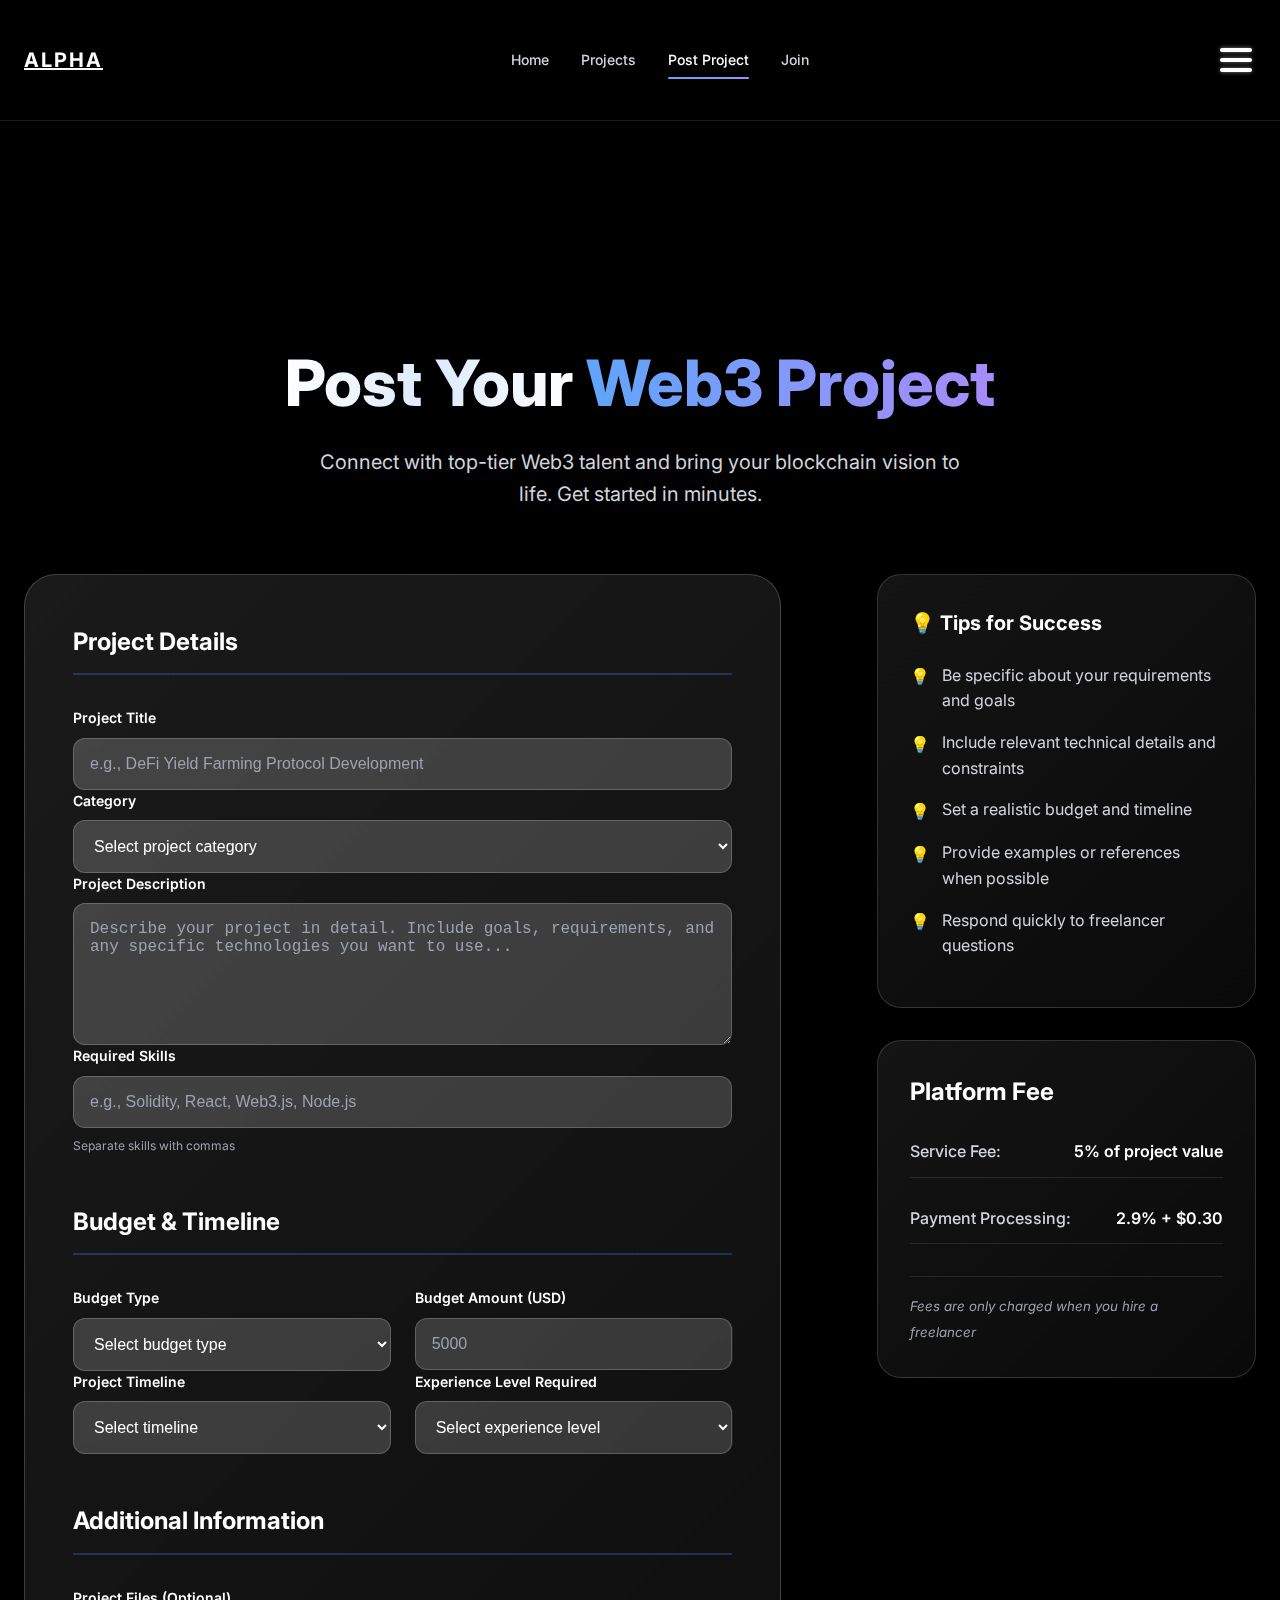
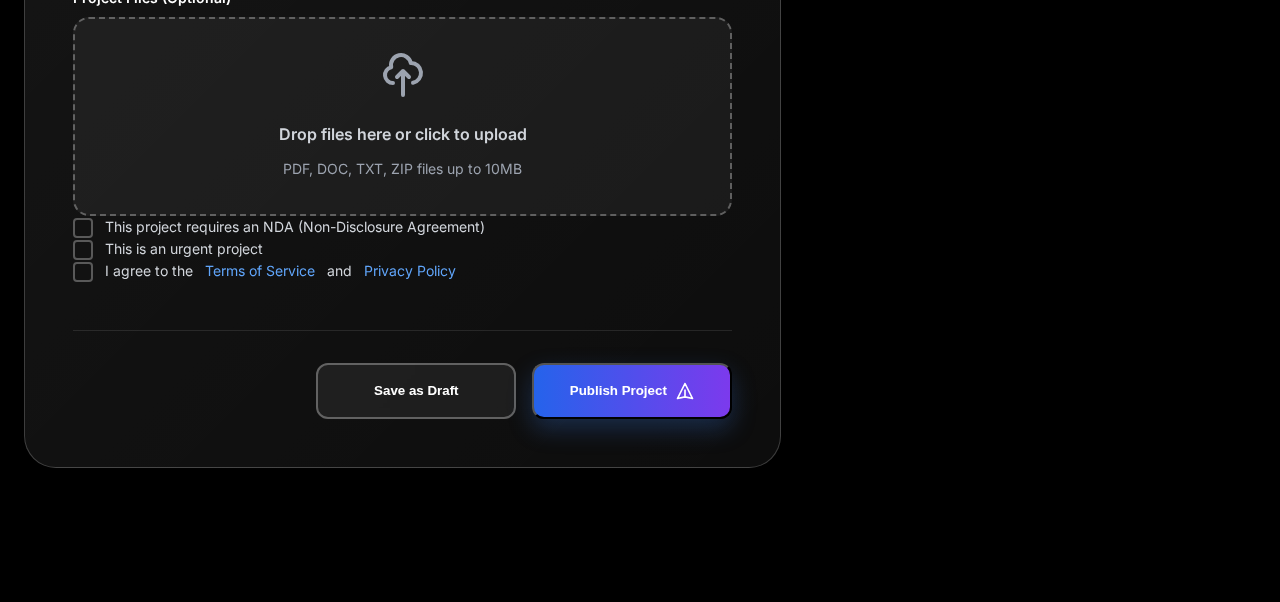
<file: post-project.html>
<!DOCTYPE html>
<html lang="en">
<head>
    <meta charset="UTF-8">
    <meta name="viewport" content="width=device-width, initial-scale=1.0">
    <title>Post a Project - Alpha Web3 Talent Marketplace</title>
    <meta name="description" content="Post your Web3 project and connect with top blockchain developers, designers, and specialists.">
    
    <!-- Favicon -->
    <link rel="icon" href="/favicon.ico" sizes="any">
    <link rel="icon" href="/icon.svg" type="image/svg+xml">
    <link rel="apple-touch-icon" href="/apple-touch-icon.png">
    
    <!-- Fonts -->
    <link rel="preconnect" href="https://fonts.googleapis.com">
    <link rel="preconnect" href="https://fonts.gstatic.com" crossorigin>
    <link href="https://fonts.googleapis.com/css2?family=Inter:wght@300;400;500;600;700;800;900&display=swap" rel="stylesheet">
    
    <!-- Styles -->
    <link rel="stylesheet" href="styles/main.css">
    <link rel="stylesheet" href="styles/animations.css">
    <link rel="stylesheet" href="styles/components.css">
</head>
<body>
    <!-- Background Pattern -->
    <div class="page-background">
        <div class="bg-gradient"></div>
        <div class="bg-pattern"></div>
    </div>
    
    <!-- Header -->
    <header class="page-header">
        <div class="container">
            <div class="header-content">
                <a href="index.html" class="logo">ALPHA</a>
                <nav class="nav-links">
                    <a href="index.html">Home</a>
                    <a href="projects.html">Projects</a>
                    <a href="post-project.html" class="active">Post Project</a>
                    <a href="register.html">Join</a>
                </nav>
                <button class="menu-toggle" id="menuToggle">
                    <div class="hamburger-line"></div>
                    <div class="hamburger-line"></div>
                    <div class="hamburger-line"></div>
                </button>
            </div>
        </div>
    </header>
    
    <!-- Main Content -->
    <main class="main-content">
        <!-- Post Project Section -->
        <section class="post-project-section">
            <div class="container">
                <div class="post-project-header animate-on-scroll">
                    <h1 class="post-project-title">
                        <span class="title-white">Post Your</span>
                        <span class="title-gradient">Web3 Project</span>
                    </h1>
                    <p class="post-project-description">
                        Connect with top-tier Web3 talent and bring your blockchain vision to life. Get started in minutes.
                    </p>
                </div>
                
                <div class="post-project-container">
                    <div class="project-form-container animate-on-scroll">
                        <form class="project-form" id="projectForm">
                            <div class="form-section">
                                <h3 class="form-section-title">Project Details</h3>
                                
                                <div class="form-group">
                                    <label for="projectTitle" class="form-label">Project Title</label>
                                    <input 
                                        type="text" 
                                        id="projectTitle" 
                                        name="projectTitle" 
                                        class="form-input" 
                                        placeholder="e.g., DeFi Yield Farming Protocol Development"
                                        required
                                    >
                                </div>
                                
                                <div class="form-group">
                                    <label for="projectCategory" class="form-label">Category</label>
                                    <select id="projectCategory" name="projectCategory" class="form-select" required>
                                        <option value="">Select project category</option>
                                        <option value="defi">DeFi Development</option>
                                        <option value="nft">NFT & Marketplace</option>
                                        <option value="dao">DAO & Governance</option>
                                        <option value="dapp">dApp Development</option>
                                        <option value="smart-contracts">Smart Contracts</option>
                                        <option value="web3-frontend">Web3 Frontend</option>
                                        <option value="blockchain-integration">Blockchain Integration</option>
                                        <option value="tokenomics">Tokenomics Design</option>
                                        <option value="audit">Security Audit</option>
                                        <option value="other">Other</option>
                                    </select>
                                </div>
                                
                                <div class="form-group">
                                    <label for="projectDescription" class="form-label">Project Description</label>
                                    <textarea 
                                        id="projectDescription" 
                                        name="projectDescription" 
                                        class="form-textarea" 
                                        placeholder="Describe your project in detail. Include goals, requirements, and any specific technologies you want to use..."
                                        rows="6"
                                        required
                                    ></textarea>
                                </div>
                                
                                <div class="form-group">
                                    <label for="requiredSkills" class="form-label">Required Skills</label>
                                    <input 
                                        type="text" 
                                        id="requiredSkills" 
                                        name="requiredSkills" 
                                        class="form-input" 
                                        placeholder="e.g., Solidity, React, Web3.js, Node.js"
                                        required
                                    >
                                    <small class="form-help">Separate skills with commas</small>
                                </div>
                            </div>
                            
                            <div class="form-section">
                                <h3 class="form-section-title">Budget & Timeline</h3>
                                
                                <div class="form-row">
                                    <div class="form-group">
                                        <label for="budgetType" class="form-label">Budget Type</label>
                                        <select id="budgetType" name="budgetType" class="form-select" required>
                                            <option value="">Select budget type</option>
                                            <option value="fixed">Fixed Price</option>
                                            <option value="hourly">Hourly Rate</option>
                                            <option value="milestone">Milestone-based</option>
                                        </select>
                                    </div>
                                    
                                    <div class="form-group">
                                        <label for="budgetAmount" class="form-label">Budget Amount (USD)</label>
                                        <input 
                                            type="number" 
                                            id="budgetAmount" 
                                            name="budgetAmount" 
                                            class="form-input" 
                                            placeholder="5000"
                                            min="100"
                                            required
                                        >
                                    </div>
                                </div>
                                
                                <div class="form-row">
                                    <div class="form-group">
                                        <label for="timeline" class="form-label">Project Timeline</label>
                                        <select id="timeline" name="timeline" class="form-select" required>
                                            <option value="">Select timeline</option>
                                            <option value="1-week">Less than 1 week</option>
                                            <option value="1-month">1-4 weeks</option>
                                            <option value="3-months">1-3 months</option>
                                            <option value="6-months">3-6 months</option>
                                            <option value="long-term">6+ months</option>
                                        </select>
                                    </div>
                                    
                                    <div class="form-group">
                                        <label for="experienceLevel" class="form-label">Experience Level Required</label>
                                        <select id="experienceLevel" name="experienceLevel" class="form-select" required>
                                            <option value="">Select experience level</option>
                                            <option value="entry">Entry Level (0-2 years)</option>
                                            <option value="intermediate">Intermediate (2-5 years)</option>
                                            <option value="expert">Expert (5+ years)</option>
                                        </select>
                                    </div>
                                </div>
                            </div>
                            
                            <div class="form-section">
                                <h3 class="form-section-title">Additional Information</h3>
                                
                                <div class="form-group">
                                    <label for="attachments" class="form-label">Project Files (Optional)</label>
                                    <div class="file-upload-area" id="fileUploadArea">
                                        <input type="file" id="attachments" name="attachments" multiple accept=".pdf,.doc,.docx,.txt,.zip">
                                        <div class="file-upload-content">
                                            <svg fill="none" stroke="currentColor" viewBox="0 0 24 24">
                                                <path stroke-linecap="round" stroke-linejoin="round" stroke-width="2" d="M7 16a4 4 0 01-.88-7.903A5 5 0 1115.9 6L16 6a5 5 0 011 9.9M15 13l-3-3m0 0l-3 3m3-3v12" />
                                            </svg>
                                            <p>Drop files here or click to upload</p>
                                            <small>PDF, DOC, TXT, ZIP files up to 10MB</small>
                                        </div>
                                    </div>
                                </div>
                                
                                <div class="form-group checkbox-group">
                                    <label class="checkbox-label">
                                        <input type="checkbox" id="nda" name="nda">
                                        <span class="checkbox-custom"></span>
                                        This project requires an NDA (Non-Disclosure Agreement)
                                    </label>
                                </div>
                                
                                <div class="form-group checkbox-group">
                                    <label class="checkbox-label">
                                        <input type="checkbox" id="urgent" name="urgent">
                                        <span class="checkbox-custom"></span>
                                        This is an urgent project
                                    </label>
                                </div>
                                
                                <div class="form-group checkbox-group">
                                    <label class="checkbox-label">
                                        <input type="checkbox" id="terms" name="terms" required>
                                        <span class="checkbox-custom"></span>
                                        I agree to the <a href="terms.html" target="_blank">Terms of Service</a> and <a href="privacy.html" target="_blank">Privacy Policy</a>
                                    </label>
                                </div>
                            </div>
                            
                            <div class="form-actions">
                                <button type="button" class="btn btn-secondary" id="saveDraftBtn">
                                    Save as Draft
                                </button>
                                <button type="submit" class="btn btn-primary" id="publishBtn">
                                    <span class="btn-text">Publish Project</span>
                                    <svg class="btn-icon" fill="none" stroke="currentColor" viewBox="0 0 24 24">
                                        <path stroke-linecap="round" stroke-linejoin="round" stroke-width="2" d="M12 19l9 2-9-18-9 18 9-2zm0 0v-8" />
                                    </svg>
                                </button>
                            </div>
                        </form>
                    </div>
                    
                    <div class="project-tips animate-on-scroll">
                        <div class="tips-card">
                            <h3 class="tips-title">💡 Tips for Success</h3>
                            <ul class="tips-list">
                                <li>Be specific about your requirements and goals</li>
                                <li>Include relevant technical details and constraints</li>
                                <li>Set a realistic budget and timeline</li>
                                <li>Provide examples or references when possible</li>
                                <li>Respond quickly to freelancer questions</li>
                            </ul>
                        </div>
                        
                        <div class="pricing-info">
                            <h4 class="pricing-title">Platform Fee</h4>
                            <div class="pricing-details">
                                <div class="pricing-item">
                                    <span class="pricing-label">Service Fee:</span>
                                    <span class="pricing-value">5% of project value</span>
                                </div>
                                <div class="pricing-item">
                                    <span class="pricing-label">Payment Processing:</span>
                                    <span class="pricing-value">2.9% + $0.30</span>
                                </div>
                                <div class="pricing-note">
                                    <small>Fees are only charged when you hire a freelancer</small>
                                </div>
                            </div>
                        </div>
                    </div>
                </div>
            </div>
        </section>
    </main>
    
    <!-- Scripts -->
    <script src="scripts/main.js"></script>
    <script src="scripts/menu.js"></script>
    <script>
        // Post project functionality
        document.addEventListener('DOMContentLoaded', function() {
            const form = document.getElementById('projectForm');
            const publishBtn = document.getElementById('publishBtn');
            const saveDraftBtn = document.getElementById('saveDraftBtn');
            const fileUploadArea = document.getElementById('fileUploadArea');
            const fileInput = document.getElementById('attachments');
            
            // File upload handling
            fileUploadArea.addEventListener('click', () => fileInput.click());
            fileUploadArea.addEventListener('dragover', (e) => {
                e.preventDefault();
                fileUploadArea.classList.add('dragover');
            });
            fileUploadArea.addEventListener('dragleave', () => {
                fileUploadArea.classList.remove('dragover');
            });
            fileUploadArea.addEventListener('drop', (e) => {
                e.preventDefault();
                fileUploadArea.classList.remove('dragover');
                fileInput.files = e.dataTransfer.files;
                updateFileDisplay();
            });
            
            fileInput.addEventListener('change', updateFileDisplay);
            
            function updateFileDisplay() {
                const files = fileInput.files;
                const content = fileUploadArea.querySelector('.file-upload-content p');
                if (files.length > 0) {
                    content.textContent = `${files.length} file(s) selected`;
                } else {
                    content.textContent = 'Drop files here or click to upload';
                }
            }
            
            // Form submission
            form.addEventListener('submit', async function(e) {
                e.preventDefault();
                
                const btnText = publishBtn.querySelector('.btn-text');
                publishBtn.disabled = true;
                btnText.textContent = 'Publishing...';
                
                try {
                    await new Promise(resolve => setTimeout(resolve, 2000));
                    
                    if (window.AlphaApp && window.AlphaApp.showNotification) {
                        window.AlphaApp.showNotification('Project published successfully!', 'success');
                    }
                    
                    setTimeout(() => {
                        window.location.href = 'dashboard.html';
                    }, 1500);
                    
                } catch (error) {
                    if (window.AlphaApp && window.AlphaApp.showNotification) {
                        window.AlphaApp.showNotification('Failed to publish project. Please try again.', 'error');
                    }
                    
                    publishBtn.disabled = false;
                    btnText.textContent = 'Publish Project';
                }
            });
            
            // Save draft
            saveDraftBtn.addEventListener('click', async function() {
                this.disabled = true;
                this.textContent = 'Saving...';
                
                try {
                    await new Promise(resolve => setTimeout(resolve, 1000));
                    
                    if (window.AlphaApp && window.AlphaApp.showNotification) {
                        window.AlphaApp.showNotification('Draft saved successfully!', 'success');
                    }
                } catch (error) {
                    if (window.AlphaApp && window.AlphaApp.showNotification) {
                        window.AlphaApp.showNotification('Failed to save draft.', 'error');
                    }
                } finally {
                    this.disabled = false;
                    this.textContent = 'Save as Draft';
                }
            });
        });
    </script>
</body>
</html>
</file>
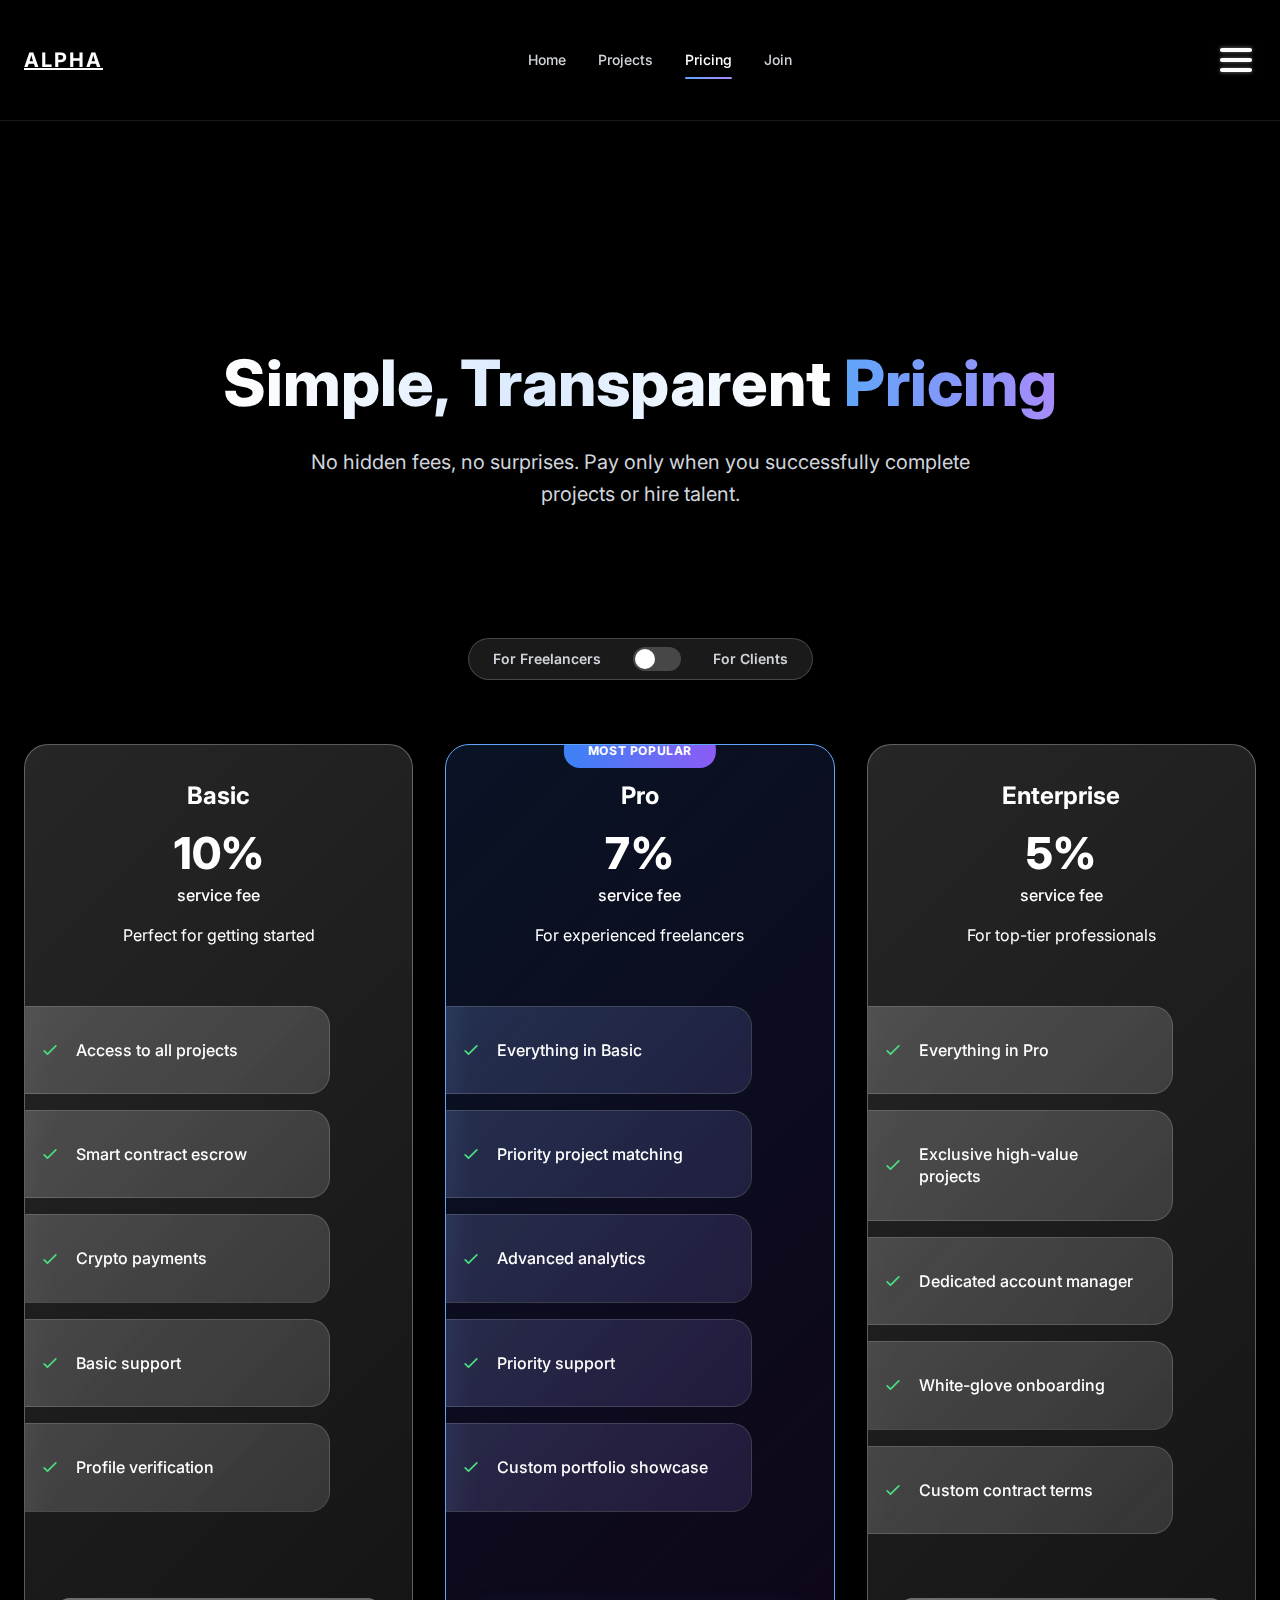
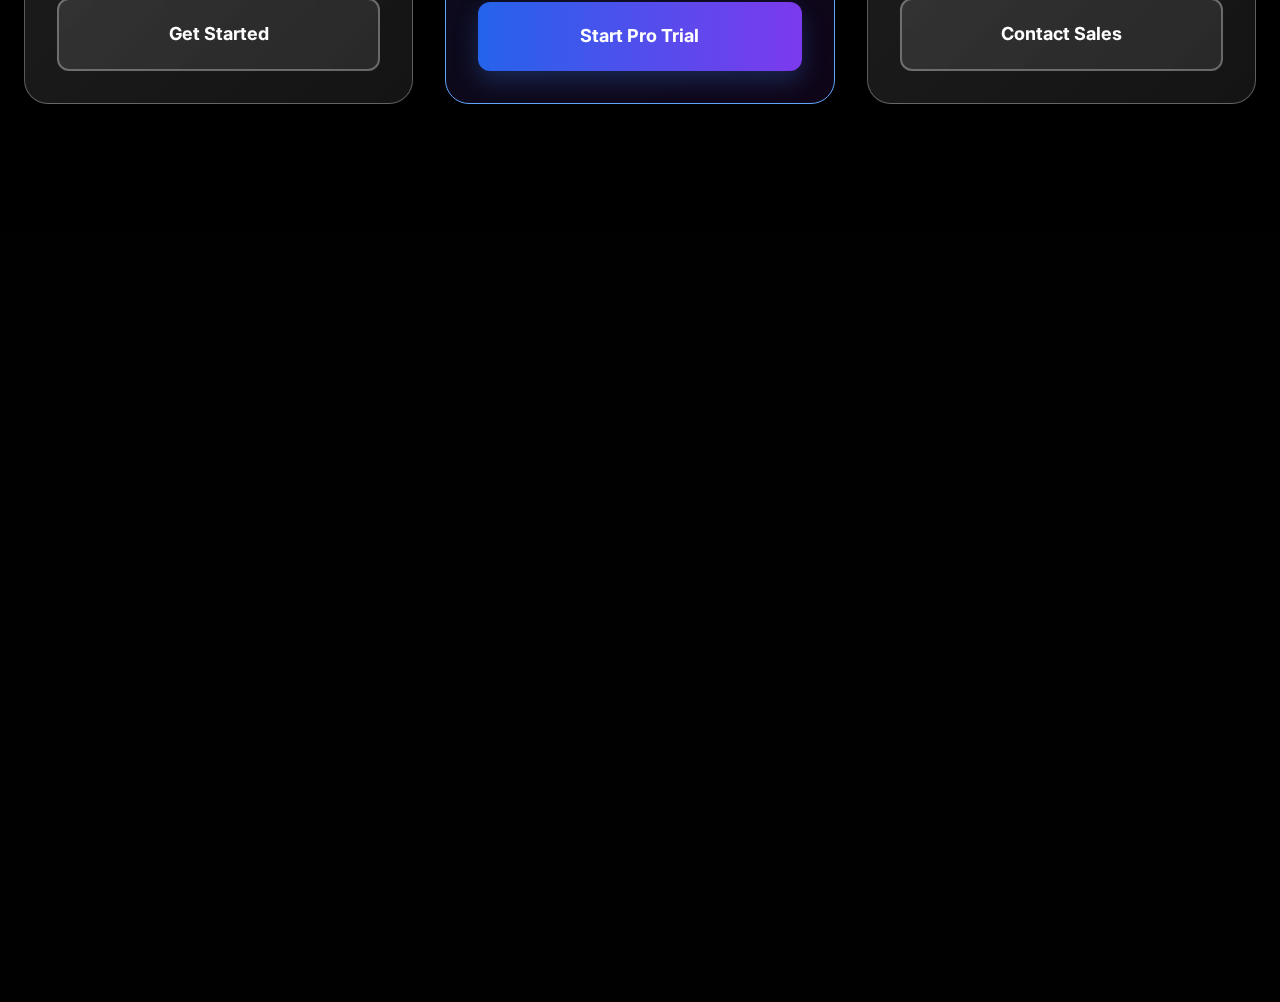
<file: pricing.html>
<!DOCTYPE html>
<html lang="en">
<head>
    <meta charset="UTF-8">
    <meta name="viewport" content="width=device-width, initial-scale=1.0">
    <title>Pricing - Alpha Web3 Talent Marketplace</title>
    <meta name="description" content="Transparent pricing for Web3 talent marketplace. No hidden fees, competitive rates, and flexible payment options.">
    
    <!-- Favicon -->
    <link rel="icon" href="/favicon.ico" sizes="any">
    <link rel="icon" href="/icon.svg" type="image/svg+xml">
    <link rel="apple-touch-icon" href="/apple-touch-icon.png">
    
    <!-- Fonts -->
    <link rel="preconnect" href="https://fonts.googleapis.com">
    <link rel="preconnect" href="https://fonts.gstatic.com" crossorigin>
    <link href="https://fonts.googleapis.com/css2?family=Inter:wght@300;400;500;600;700;800;900&display=swap" rel="stylesheet">
    
    <!-- Styles -->
    <link rel="stylesheet" href="styles/main.css">
    <link rel="stylesheet" href="styles/animations.css">
    <link rel="stylesheet" href="styles/components.css">
</head>
<body>
    <!-- Background Pattern -->
    <div class="page-background">
        <div class="bg-gradient"></div>
        <div class="bg-pattern"></div>
    </div>
    
    <!-- Header -->
    <header class="page-header">
        <div class="container">
            <div class="header-content">
                <a href="index.html" class="logo">ALPHA</a>
                <nav class="nav-links">
                    <a href="index.html">Home</a>
                    <a href="projects.html">Projects</a>
                    <a href="pricing.html" class="active">Pricing</a>
                    <a href="register.html">Join</a>
                </nav>
                <button class="menu-toggle" id="menuToggle">
                    <div class="hamburger-line"></div>
                    <div class="hamburger-line"></div>
                    <div class="hamburger-line"></div>
                </button>
            </div>
        </div>
    </header>
    
    <!-- Main Content -->
    <main class="main-content">
        <!-- Pricing Hero Section -->
        <section class="pricing-hero-section">
            <div class="container">
                <div class="pricing-hero-content animate-on-scroll">
                    <h1 class="pricing-hero-title">
                        <span class="title-white">Simple, Transparent</span>
                        <span class="title-gradient">Pricing</span>
                    </h1>
                    <p class="pricing-hero-description">
                        No hidden fees, no surprises. Pay only when you successfully complete projects or hire talent.
                    </p>
                </div>
            </div>
        </section>
        
        <!-- Pricing Plans Section -->
        <section class="pricing-plans-section">
            <div class="container">
                <div class="pricing-toggle animate-on-scroll">
                    <div class="toggle-container">
                        <span class="toggle-label">For Freelancers</span>
                        <button class="pricing-toggle-btn" id="pricingToggle">
                            <div class="toggle-slider"></div>
                        </button>
                        <span class="toggle-label">For Clients</span>
                    </div>
                </div>
                
                <!-- Freelancer Pricing -->
                <div class="pricing-grid freelancer-pricing active" id="freelancerPricing">
                    <div class="pricing-card basic animate-on-scroll-left">
                        <div class="pricing-header">
                            <h3 class="pricing-title">Basic</h3>
                            <div class="pricing-price">
                                <span class="price-amount">10%</span>
                                <span class="price-period">service fee</span>
                            </div>
                            <p class="pricing-subtitle">Perfect for getting started</p>
                        </div>
                        <div class="pricing-features">
                            <div class="feature-item">
                                <svg fill="none" stroke="currentColor" viewBox="0 0 24 24">
                                    <path stroke-linecap="round" stroke-linejoin="round" stroke-width="2" d="M5 13l4 4L19 7"/>
                                </svg>
                                <span>Access to all projects</span>
                            </div>
                            <div class="feature-item">
                                <svg fill="none" stroke="currentColor" viewBox="0 0 24 24">
                                    <path stroke-linecap="round" stroke-linejoin="round" stroke-width="2" d="M5 13l4 4L19 7"/>
                                </svg>
                                <span>Smart contract escrow</span>
                            </div>
                            <div class="feature-item">
                                <svg fill="none" stroke="currentColor" viewBox="0 0 24 24">
                                    <path stroke-linecap="round" stroke-linejoin="round" stroke-width="2" d="M5 13l4 4L19 7"/>
                                </svg>
                                <span>Crypto payments</span>
                            </div>
                            <div class="feature-item">
                                <svg fill="none" stroke="currentColor" viewBox="0 0 24 24">
                                    <path stroke-linecap="round" stroke-linejoin="round" stroke-width="2" d="M5 13l4 4L19 7"/>
                                </svg>
                                <span>Basic support</span>
                            </div>
                            <div class="feature-item">
                                <svg fill="none" stroke="currentColor" viewBox="0 0 24 24">
                                    <path stroke-linecap="round" stroke-linejoin="round" stroke-width="2" d="M5 13l4 4L19 7"/>
                                </svg>
                                <span>Profile verification</span>
                            </div>
                        </div>
                        <div class="pricing-action">
                            <a href="register.html" class="btn btn-secondary">Get Started</a>
                        </div>
                    </div>
                    
                    <div class="pricing-card pro featured animate-on-scroll">
                        <div class="pricing-badge">Most Popular</div>
                        <div class="pricing-header">
                            <h3 class="pricing-title">Pro</h3>
                            <div class="pricing-price">
                                <span class="price-amount">7%</span>
                                <span class="price-period">service fee</span>
                            </div>
                            <p class="pricing-subtitle">For experienced freelancers</p>
                        </div>
                        <div class="pricing-features">
                            <div class="feature-item">
                                <svg fill="none" stroke="currentColor" viewBox="0 0 24 24">
                                    <path stroke-linecap="round" stroke-linejoin="round" stroke-width="2" d="M5 13l4 4L19 7"/>
                                </svg>
                                <span>Everything in Basic</span>
                            </div>
                            <div class="feature-item">
                                <svg fill="none" stroke="currentColor" viewBox="0 0 24 24">
                                    <path stroke-linecap="round" stroke-linejoin="round" stroke-width="2" d="M5 13l4 4L19 7"/>
                                </svg>
                                <span>Priority project matching</span>
                            </div>
                            <div class="feature-item">
                                <svg fill="none" stroke="currentColor" viewBox="0 0 24 24">
                                    <path stroke-linecap="round" stroke-linejoin="round" stroke-width="2" d="M5 13l4 4L19 7"/>
                                </svg>
                                <span>Advanced analytics</span>
                            </div>
                            <div class="feature-item">
                                <svg fill="none" stroke="currentColor" viewBox="0 0 24 24">
                                    <path stroke-linecap="round" stroke-linejoin="round" stroke-width="2" d="M5 13l4 4L19 7"/>
                                </svg>
                                <span>Priority support</span>
                            </div>
                            <div class="feature-item">
                                <svg fill="none" stroke="currentColor" viewBox="0 0 24 24">
                                    <path stroke-linecap="round" stroke-linejoin="round" stroke-width="2" d="M5 13l4 4L19 7"/>
                                </svg>
                                <span>Custom portfolio showcase</span>
                            </div>
                        </div>
                        <div class="pricing-action">
                            <a href="register.html" class="btn btn-primary">Start Pro Trial</a>
                        </div>
                    </div>
                    
                    <div class="pricing-card enterprise animate-on-scroll-right">
                        <div class="pricing-header">
                            <h3 class="pricing-title">Enterprise</h3>
                            <div class="pricing-price">
                                <span class="price-amount">5%</span>
                                <span class="price-period">service fee</span>
                            </div>
                            <p class="pricing-subtitle">For top-tier professionals</p>
                        </div>
                        <div class="pricing-features">
                            <div class="feature-item">
                                <svg fill="none" stroke="currentColor" viewBox="0 0 24 24">
                                    <path stroke-linecap="round" stroke-linejoin="round" stroke-width="2" d="M5 13l4 4L19 7"/>
                                </svg>
                                <span>Everything in Pro</span>
                            </div>
                            <div class="feature-item">
                                <svg fill="none" stroke="currentColor" viewBox="0 0 24 24">
                                    <path stroke-linecap="round" stroke-linejoin="round" stroke-width="2" d="M5 13l4 4L19 7"/>
                                </svg>
                                <span>Exclusive high-value projects</span>
                            </div>
                            <div class="feature-item">
                                <svg fill="none" stroke="currentColor" viewBox="0 0 24 24">
                                    <path stroke-linecap="round" stroke-linejoin="round" stroke-width="2" d="M5 13l4 4L19 7"/>
                                </svg>
                                <span>Dedicated account manager</span>
                            </div>
                            <div class="feature-item">
                                <svg fill="none" stroke="currentColor" viewBox="0 0 24 24">
                                    <path stroke-linecap="round" stroke-linejoin="round" stroke-width="2" d="M5 13l4 4L19 7"/>
                                </svg>
                                <span>White-glove onboarding</span>
                            </div>
                            <div class="feature-item">
                                <svg fill="none" stroke="currentColor" viewBox="0 0 24 24">
                                    <path stroke-linecap="round" stroke-linejoin="round" stroke-width="2" d="M5 13l4 4L19 7"/>
                                </svg>
                                <span>Custom contract terms</span>
                            </div>
                        </div>
                        <div class="pricing-action">
                            <a href="contact.html" class="btn btn-secondary">Contact Sales</a>
                        </div>
                    </div>
                </div>
                
                <!-- Client Pricing -->
                <div class="pricing-grid client-pricing" id="clientPricing">
                    <div class="pricing-card basic animate-on-scroll-left">
                        <div class="pricing-header">
                            <h3 class="pricing-title">Starter</h3>
                            <div class="pricing-price">
                                <span class="price-amount">5%</span>
                                <span class="price-period">project fee</span>
                            </div>
                            <p class="pricing-subtitle">Perfect for small projects</p>
                        </div>
                        <div class="pricing-features">
                            <div class="feature-item">
                                <svg fill="none" stroke="currentColor" viewBox="0 0 24 24">
                                    <path stroke-linecap="round" stroke-linejoin="round" stroke-width="2" d="M5 13l4 4L19 7"/>
                                </svg>
                                <span>Post unlimited projects</span>
                            </div>
                            <div class="feature-item">
                                <svg fill="none" stroke="currentColor" viewBox="0 0 24 24">
                                    <path stroke-linecap="round" stroke-linejoin="round" stroke-width="2" d="M5 13l4 4L19 7"/>
                                </svg>
                                <span>Access to all freelancers</span>
                            </div>
                            <div class="feature-item">
                                <svg fill="none" stroke="currentColor" viewBox="0 0 24 24">
                                    <path stroke-linecap="round" stroke-linejoin="round" stroke-width="2" d="M5 13l4 4L19 7"/>
                                </svg>
                                <span>Smart contract escrow</span>
                            </div>
                            <div class="feature-item">
                                <svg fill="none" stroke="currentColor" viewBox="0 0 24 24">
                                    <path stroke-linecap="round" stroke-linejoin="round" stroke-width="2" d="M5 13l4 4L19 7"/>
                                </svg>
                                <span>Basic support</span>
                            </div>
                            <div class="feature-item">
                                <svg fill="none" stroke="currentColor" viewBox="0 0 24 24">
                                    <path stroke-linecap="round" stroke-linejoin="round" stroke-width="2" d="M5 13l4 4L19 7"/>
                                </svg>
                                <span>Project management tools</span>
                            </div>
                        </div>
                        <div class="pricing-action">
                            <a href="post-project.html" class="btn btn-secondary">Post Project</a>
                        </div>
                    </div>
                    
                    <div class="pricing-card pro featured animate-on-scroll">
                        <div class="pricing-badge">Most Popular</div>
                        <div class="pricing-header">
                            <h3 class="pricing-title">Business</h3>
                            <div class="pricing-price">
                                <span class="price-amount">3%</span>
                                <span class="price-period">project fee</span>
                            </div>
                            <p class="pricing-subtitle">For growing companies</p>
                        </div>
                        <div class="pricing-features">
                            <div class="feature-item">
                                <svg fill="none" stroke="currentColor" viewBox="0 0 24 24">
                                    <path stroke-linecap="round" stroke-linejoin="round" stroke-width="2" d="M5 13l4 4L19 7"/>
                                </svg>
                                <span>Everything in Starter</span>
                            </div>
                            <div class="feature-item">
                                <svg fill="none" stroke="currentColor" viewBox="0 0 24 24">
                                    <path stroke-linecap="round" stroke-linejoin="round" stroke-width="2" d="M5 13l4 4L19 7"/>
                                </svg>
                                <span>Priority freelancer matching</span>
                            </div>
                            <div class="feature-item">
                                <svg fill="none" stroke="currentColor" viewBox="0 0 24 24">
                                    <path stroke-linecap="round" stroke-linejoin="round" stroke-width="2" d="M5 13l4 4L19 7"/>
                                </svg>
                                <span>Advanced project analytics</span>
                            </div>
                            <div class="feature-item">
                                <svg fill="none" stroke="currentColor" viewBox="0 0 24 24">
                                    <path stroke-linecap="round" stroke-linejoin="round" stroke-width="2" d="M5 13l4 4L19 7"/>
                                </svg>
                                <span>Priority support</span>
                            </div>
                            <div class="feature-item">
                                <svg fill="none" stroke="currentColor" viewBox="0 0 24 24">
                                    <path stroke-linecap="round" stroke-linejoin="round" stroke-width="2" d="M5 13l4 4L19 7"/>
                                </svg>
                                <span>Team collaboration tools</span>
                            </div>
                        </div>
                        <div class="pricing-action">
                            <a href="post-project.html" class="btn btn-primary">Start Business</a>
                        </div>
                    </div>
                    
                    <div class="pricing-card enterprise animate-on-scroll-right">
                        <div class="pricing-header">
                            <h3 class="pricing-title">Enterprise</h3>
                            <div class="pricing-price">
                                <span class="price-amount">Custom</span>
                                <span class="price-period">pricing</span>
                            </div>
                            <p class="pricing-subtitle">For large organizations</p>
                        </div>
                        <div class="pricing-features">
                            <div class="feature-item">
                                <svg fill="none" stroke="currentColor" viewBox="0 0 24 24">
                                    <path stroke-linecap="round" stroke-linejoin="round" stroke-width="2" d="M5 13l4 4L19 7"/>
                                </svg>
                                <span>Everything in Business</span>
                            </div>
                            <div class="feature-item">
                                <svg fill="none" stroke="currentColor" viewBox="0 0 24 24">
                                    <path stroke-linecap="round" stroke-linejoin="round" stroke-width="2" d="M5 13l4 4L19 7"/>
                                </svg>
                                <span>Dedicated talent sourcing</span>
                            </div>
                            <div class="feature-item">
                                <svg fill="none" stroke="currentColor" viewBox="0 0 24 24">
                                    <path stroke-linecap="round" stroke-linejoin="round" stroke-width="2" d="M5 13l4 4L19 7"/>
                                </svg>
                                <span>Custom integrations</span>
                            </div>
                            <div class="feature-item">
                                <svg fill="none" stroke="currentColor" viewBox="0 0 24 24">
                                    <path stroke-linecap="round" stroke-linejoin="round" stroke-width="2" d="M5 13l4 4L19 7"/>
                                </svg>
                                <span>Dedicated account manager</span>
                            </div>
                            <div class="feature-item">
                                <svg fill="none" stroke="currentColor" viewBox="0 0 24 24">
                                    <path stroke-linecap="round" stroke-linejoin="round" stroke-width="2" d="M5 13l4 4L19 7"/>
                                </svg>
                                <span>SLA guarantees</span>
                            </div>
                        </div>
                        <div class="pricing-action">
                            <a href="contact.html" class="btn btn-secondary">Contact Sales</a>
                        </div>
                    </div>
                </div>
            </div>
        </section>
        
        <!-- FAQ Section -->
        <section class="pricing-faq-section">
            <div class="container">
                <div class="section-header animate-on-scroll">
                    <h2 class="section-title">
                        <span class="title-white">Frequently Asked</span>
                        <span class="title-gradient">Questions</span>
                    </h2>
                </div>
                
                <div class="faq-grid">
                    <div class="faq-item animate-on-scroll-left">
                        <h3 class="faq-question">When are fees charged?</h3>
                        <p class="faq-answer">Fees are only charged when a project is successfully completed and payment is released from escrow.</p>
                    </div>
                    
                    <div class="faq-item animate-on-scroll-right">
                        <h3 class="faq-question">What payment methods do you accept?</h3>
                        <p class="faq-answer">We support 50+ cryptocurrencies including ETH, USDC, DAI, and major DeFi tokens.</p>
                    </div>
                    
                    <div class="faq-item animate-on-scroll-left">
                        <h3 class="faq-question">Are there any hidden fees?</h3>
                        <p class="faq-answer">No hidden fees. Our pricing is completely transparent with no surprise charges.</p>
                    </div>
                    
                    <div class="faq-item animate-on-scroll-right">
                        <h3 class="faq-question">Can I change my plan anytime?</h3>
                        <p class="faq-answer">Yes, you can upgrade or downgrade your plan at any time. Changes take effect immediately.</p>
                    </div>
                </div>
            </div>
        </section>
    </main>
    
    <!-- Scripts -->
    <script src="scripts/main.js"></script>
    <script src="scripts/menu.js"></script>
    <script>
        // Pricing toggle functionality
        document.addEventListener('DOMContentLoaded', function() {
            const toggle = document.getElementById('pricingToggle');
            const freelancerPricing = document.getElementById('freelancerPricing');
            const clientPricing = document.getElementById('clientPricing');
            
            toggle.addEventListener('click', function() {
                toggle.classList.toggle('active');
                
                if (toggle.classList.contains('active')) {
                    freelancerPricing.classList.remove('active');
                    clientPricing.classList.add('active');
                } else {
                    freelancerPricing.classList.add('active');
                    clientPricing.classList.remove('active');
                }
            });
        });
    </script>
</body>
</html>
</file>
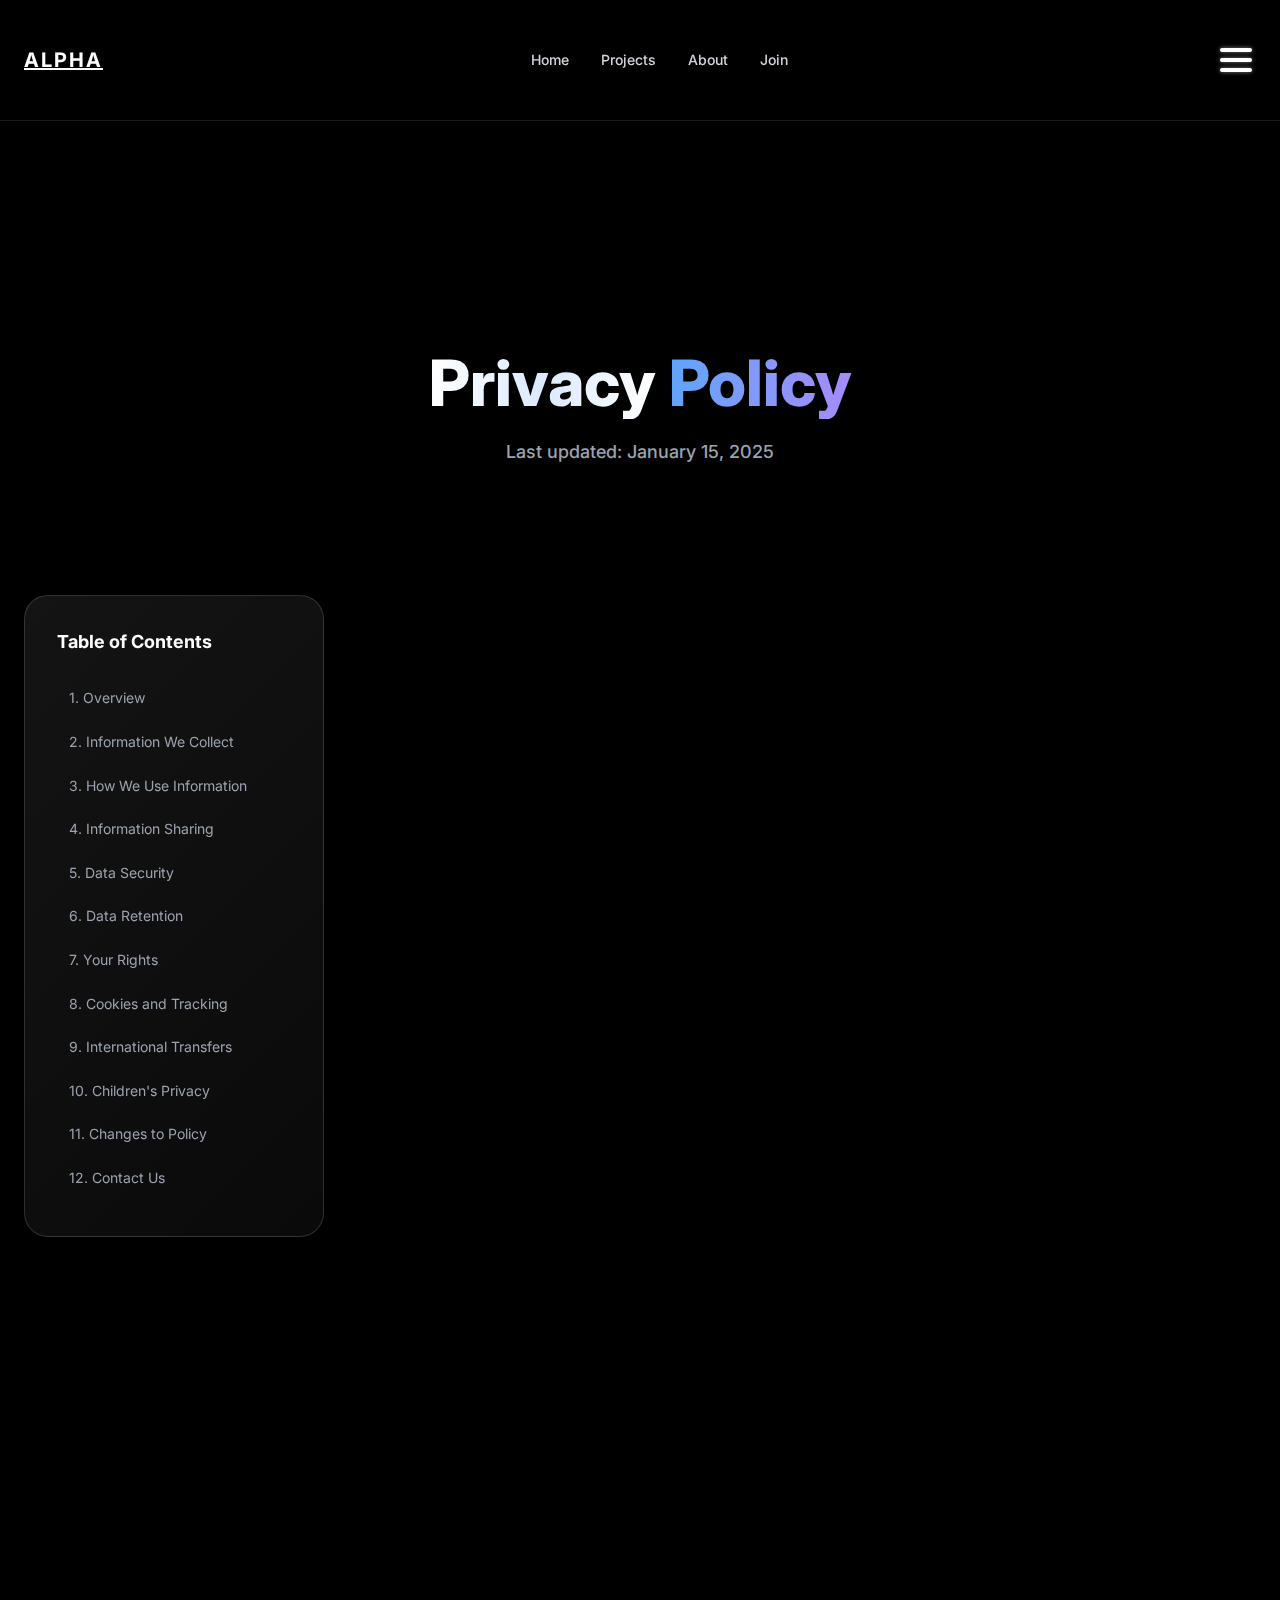
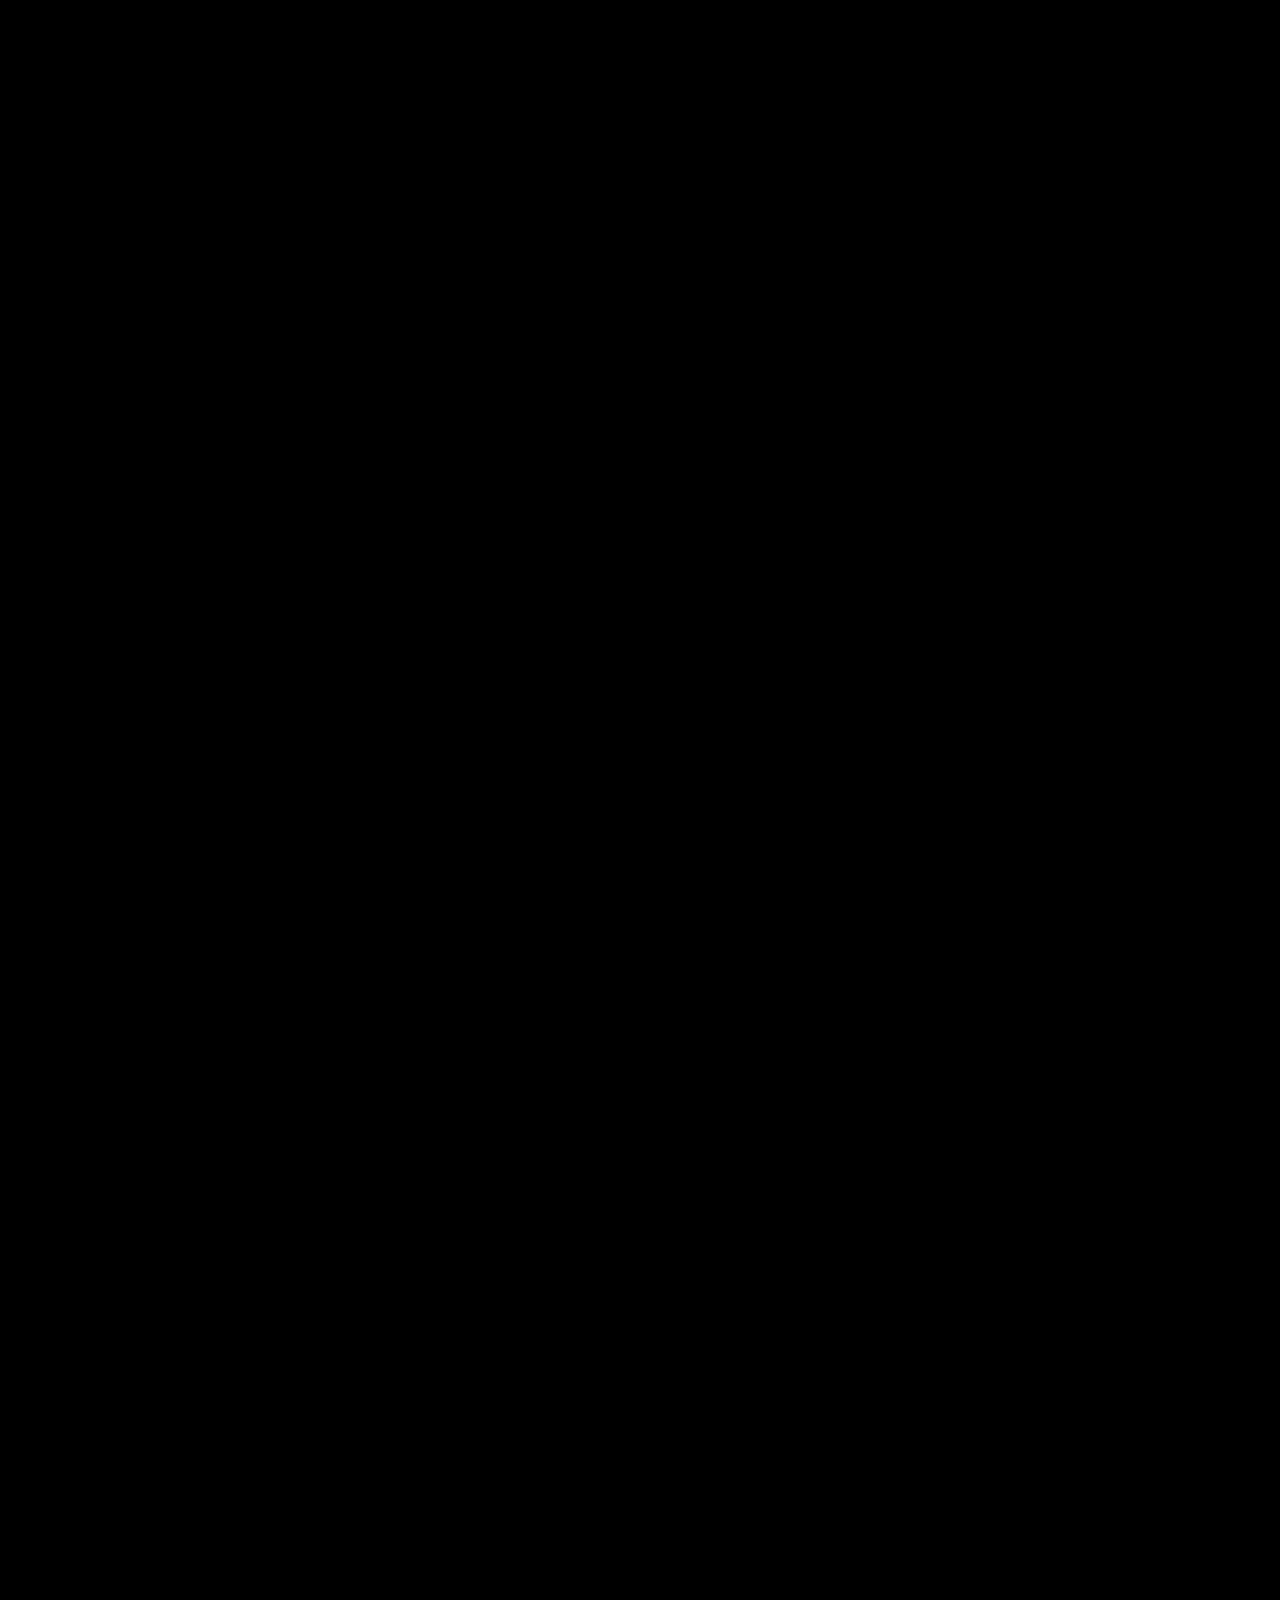
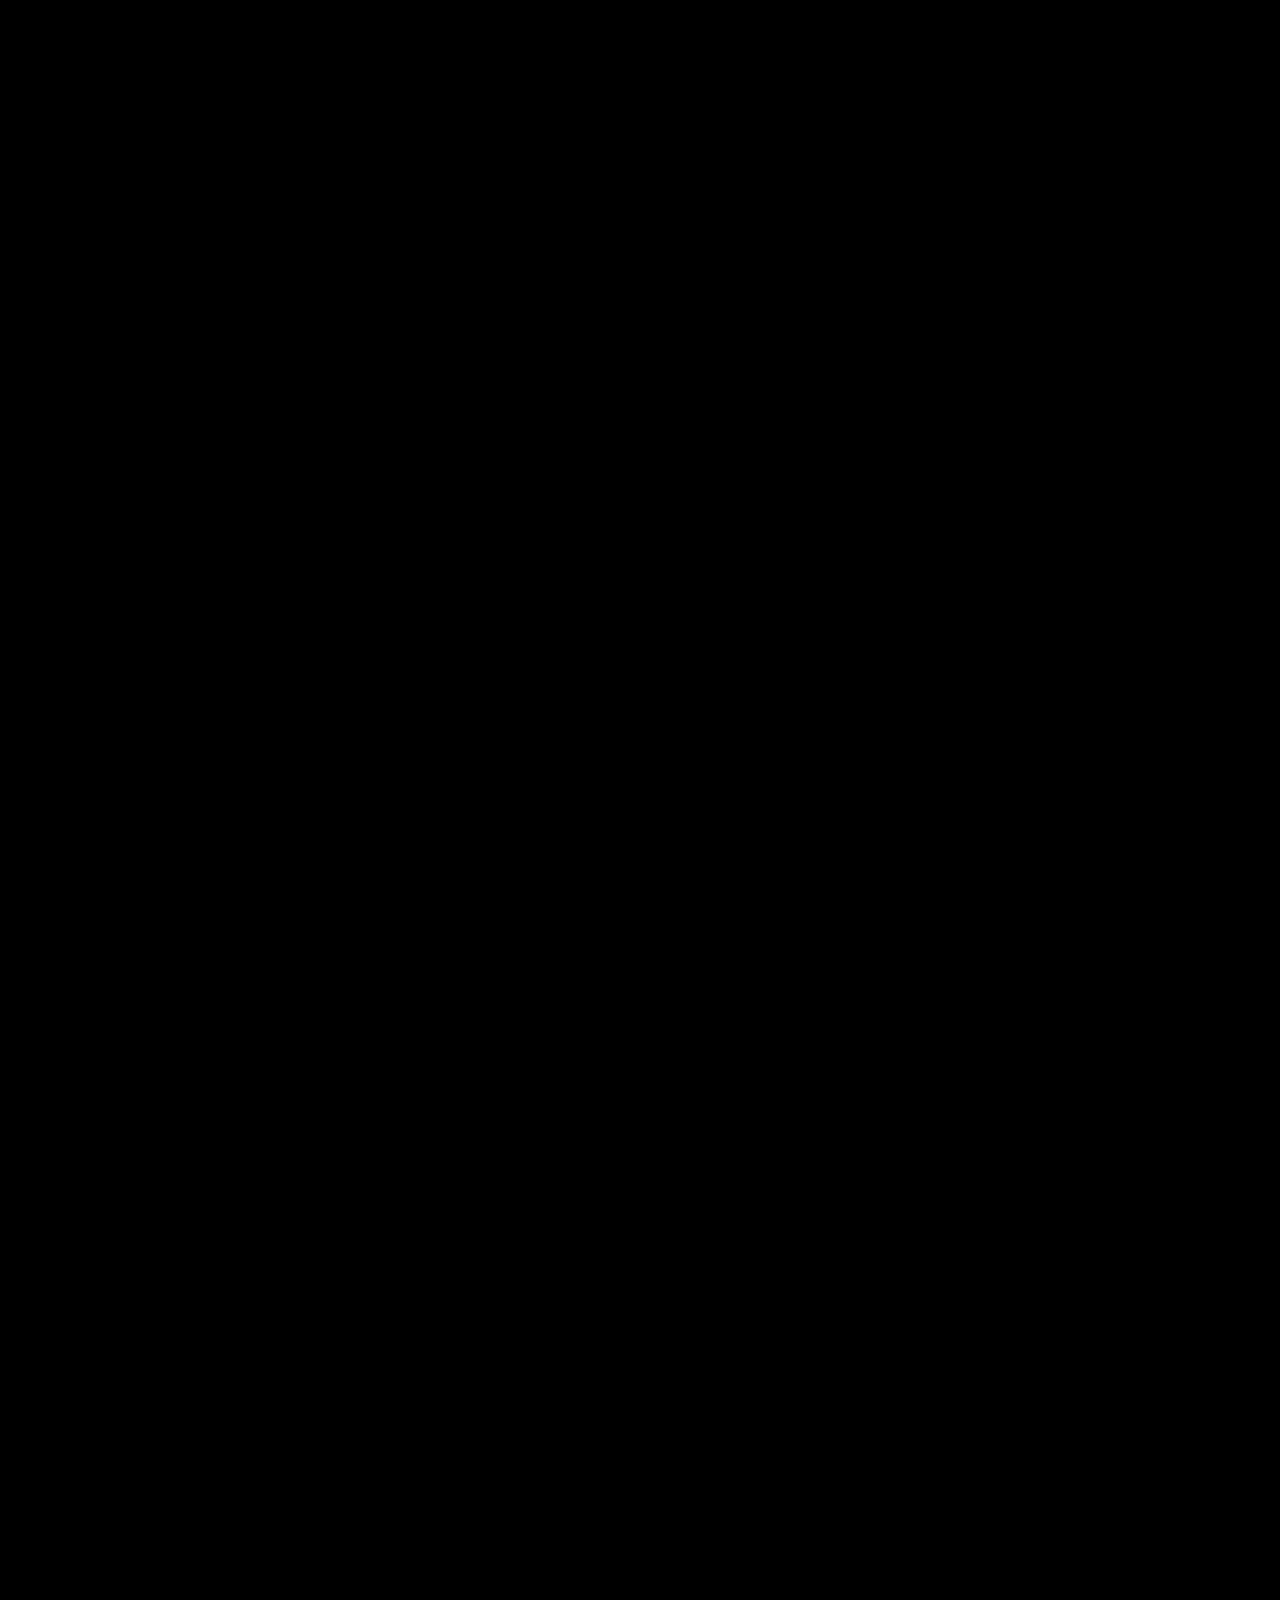
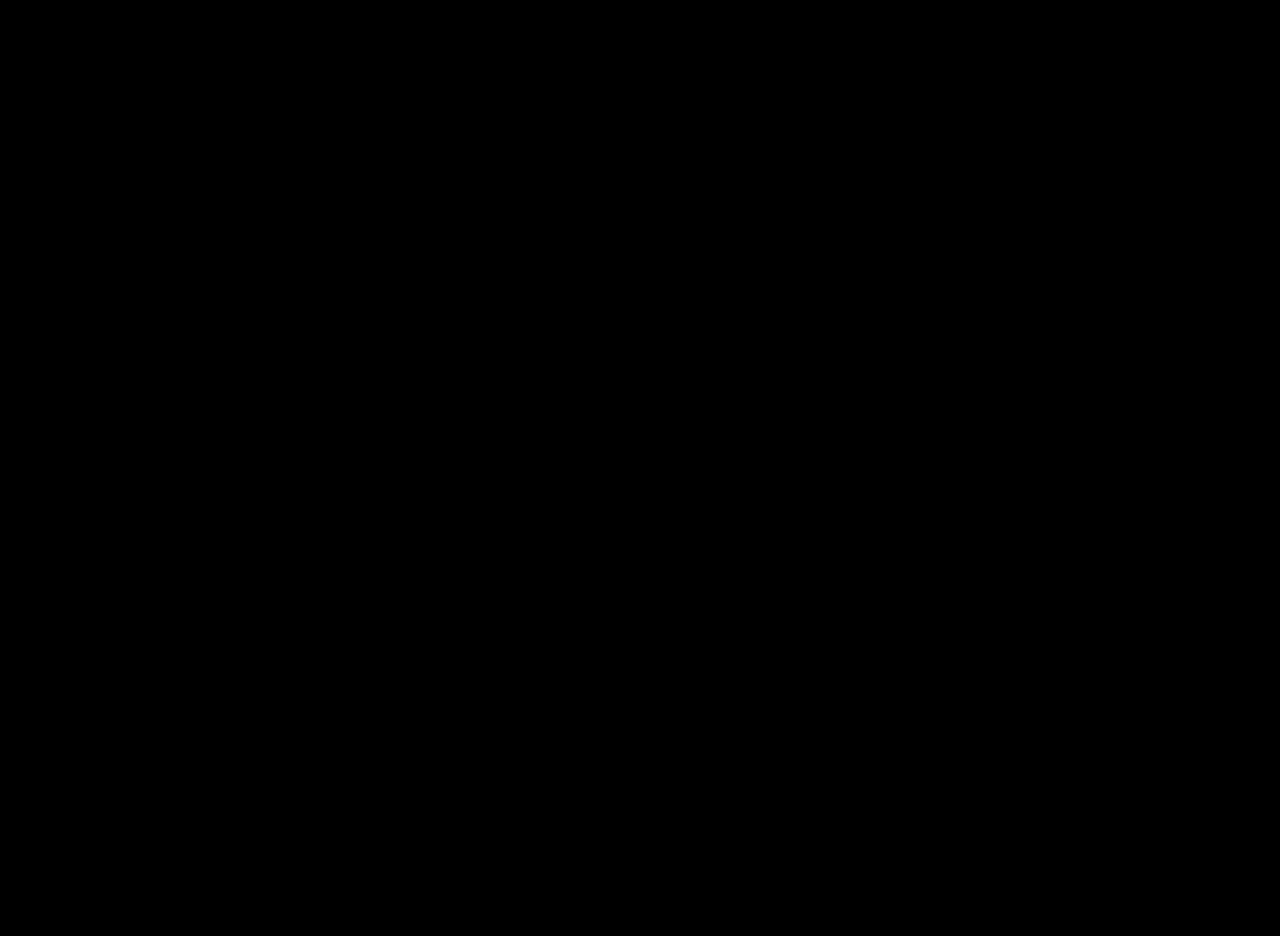
<file: privacy.html>
<!DOCTYPE html>
<html lang="en">
<head>
    <meta charset="UTF-8">
    <meta name="viewport" content="width=device-width, initial-scale=1.0">
    <title>Privacy Policy - Alpha Web3 Talent Marketplace</title>
    <meta name="description" content="Learn how Alpha protects your privacy and handles your personal data on our Web3 talent marketplace platform.">
    
    <!-- Favicon -->
    <link rel="icon" href="/favicon.ico" sizes="any">
    <link rel="icon" href="/icon.svg" type="image/svg+xml">
    <link rel="apple-touch-icon" href="/apple-touch-icon.png">
    
    <!-- Fonts -->
    <link rel="preconnect" href="https://fonts.googleapis.com">
    <link rel="preconnect" href="https://fonts.gstatic.com" crossorigin>
    <link href="https://fonts.googleapis.com/css2?family=Inter:wght@300;400;500;600;700;800;900&display=swap" rel="stylesheet">
    
    <!-- Styles -->
    <link rel="stylesheet" href="styles/main.css">
    <link rel="stylesheet" href="styles/animations.css">
    <link rel="stylesheet" href="styles/components.css">
</head>
<body>
    <!-- Background Pattern -->
    <div class="page-background">
        <div class="bg-gradient"></div>
        <div class="bg-pattern"></div>
    </div>
    
    <!-- Header -->
    <header class="page-header">
        <div class="container">
            <div class="header-content">
                <a href="index.html" class="logo">ALPHA</a>
                <nav class="nav-links">
                    <a href="index.html">Home</a>
                    <a href="projects.html">Projects</a>
                    <a href="about.html">About</a>
                    <a href="register.html">Join</a>
                </nav>
                <button class="menu-toggle" id="menuToggle">
                    <div class="hamburger-line"></div>
                    <div class="hamburger-line"></div>
                    <div class="hamburger-line"></div>
                </button>
            </div>
        </div>
    </header>
    
    <!-- Main Content -->
    <main class="main-content">
        <!-- Privacy Hero Section -->
        <section class="legal-hero-section">
            <div class="container">
                <div class="legal-hero-content animate-on-scroll">
                    <h1 class="legal-hero-title">
                        <span class="title-white">Privacy</span>
                        <span class="title-gradient">Policy</span>
                    </h1>
                    <p class="legal-hero-description">
                        Last updated: January 15, 2025
                    </p>
                </div>
            </div>
        </section>
        
        <!-- Privacy Content Section -->
        <section class="legal-content-section">
            <div class="container">
                <div class="legal-content">
                    <div class="legal-sidebar animate-on-scroll-left">
                        <nav class="legal-nav">
                            <h3 class="legal-nav-title">Table of Contents</h3>
                            <ul class="legal-nav-list">
                                <li><a href="#overview">1. Overview</a></li>
                                <li><a href="#information">2. Information We Collect</a></li>
                                <li><a href="#usage">3. How We Use Information</a></li>
                                <li><a href="#sharing">4. Information Sharing</a></li>
                                <li><a href="#security">5. Data Security</a></li>
                                <li><a href="#retention">6. Data Retention</a></li>
                                <li><a href="#rights">7. Your Rights</a></li>
                                <li><a href="#cookies">8. Cookies and Tracking</a></li>
                                <li><a href="#international">9. International Transfers</a></li>
                                <li><a href="#children">10. Children's Privacy</a></li>
                                <li><a href="#changes">11. Changes to Policy</a></li>
                                <li><a href="#contact">12. Contact Us</a></li>
                            </ul>
                        </nav>
                    </div>
                    
                    <div class="legal-main animate-on-scroll-right">
                        <div class="legal-section" id="overview">
                            <h2 class="legal-section-title">1. Overview</h2>
                            <p class="legal-text">
                                Alpha Technologies Inc. ("Alpha", "we", "us", or "our") is committed to protecting your privacy. This Privacy Policy explains how we collect, use, disclose, and safeguard your information when you use our Web3 talent marketplace platform.
                            </p>
                            <p class="legal-text">
                                This policy applies to all users of our platform, including freelancers, clients, and visitors to our website. By using Alpha, you consent to the data practices described in this policy.
                            </p>
                        </div>
                        
                        <div class="legal-section" id="information">
                            <h2 class="legal-section-title">2. Information We Collect</h2>
                            <h3 class="legal-subsection-title">Personal Information</h3>
                            <p class="legal-text">
                                We collect information you provide directly to us, including:
                            </p>
                            <ul class="legal-list">
                                <li>Name, email address, and contact information</li>
                                <li>Profile information, skills, and work experience</li>
                                <li>Payment information and wallet addresses</li>
                                <li>Identity verification documents</li>
                                <li>Communications with us and other users</li>
                            </ul>
                            
                            <h3 class="legal-subsection-title">Automatically Collected Information</h3>
                            <ul class="legal-list">
                                <li>Device information and IP addresses</li>
                                <li>Browser type and operating system</li>
                                <li>Usage patterns and preferences</li>
                                <li>Blockchain transaction data</li>
                                <li>Cookies and similar tracking technologies</li>
                            </ul>
                        </div>
                        
                        <div class="legal-section" id="usage">
                            <h2 class="legal-section-title">3. How We Use Information</h2>
                            <p class="legal-text">
                                We use the information we collect to:
                            </p>
                            <ul class="legal-list">
                                <li>Provide, maintain, and improve our services</li>
                                <li>Process transactions and payments</li>
                                <li>Verify user identities and prevent fraud</li>
                                <li>Match freelancers with relevant projects</li>
                                <li>Communicate with users about their accounts</li>
                                <li>Send marketing communications (with consent)</li>
                                <li>Comply with legal obligations</li>
                                <li>Resolve disputes and enforce agreements</li>
                            </ul>
                        </div>
                        
                        <div class="legal-section" id="sharing">
                            <h2 class="legal-section-title">4. Information Sharing</h2>
                            <p class="legal-text">
                                We may share your information in the following circumstances:
                            </p>
                            <ul class="legal-list">
                                <li><strong>With other users:</strong> Profile information visible to potential clients/freelancers</li>
                                <li><strong>Service providers:</strong> Third parties who assist in operating our platform</li>
                                <li><strong>Legal compliance:</strong> When required by law or to protect our rights</li>
                                <li><strong>Business transfers:</strong> In connection with mergers or acquisitions</li>
                                <li><strong>Consent:</strong> When you explicitly agree to sharing</li>
                            </ul>
                            <p class="legal-text">
                                We do not sell your personal information to third parties for marketing purposes.
                            </p>
                        </div>
                        
                        <div class="legal-section" id="security">
                            <h2 class="legal-section-title">5. Data Security</h2>
                            <p class="legal-text">
                                We implement appropriate technical and organizational measures to protect your information:
                            </p>
                            <ul class="legal-list">
                                <li>Encryption of data in transit and at rest</li>
                                <li>Regular security audits and assessments</li>
                                <li>Access controls and authentication measures</li>
                                <li>Employee training on data protection</li>
                                <li>Incident response procedures</li>
                            </ul>
                            <p class="legal-text">
                                However, no method of transmission over the internet is 100% secure. We cannot guarantee absolute security of your information.
                            </p>
                        </div>
                        
                        <div class="legal-section" id="retention">
                            <h2 class="legal-section-title">6. Data Retention</h2>
                            <p class="legal-text">
                                We retain your information for as long as necessary to:
                            </p>
                            <ul class="legal-list">
                                <li>Provide our services to you</li>
                                <li>Comply with legal obligations</li>
                                <li>Resolve disputes and enforce agreements</li>
                                <li>Maintain business records</li>
                            </ul>
                            <p class="legal-text">
                                When you delete your account, we will delete or anonymize your personal information within 30 days, except where retention is required by law.
                            </p>
                        </div>
                        
                        <div class="legal-section" id="rights">
                            <h2 class="legal-section-title">7. Your Rights</h2>
                            <p class="legal-text">
                                Depending on your location, you may have the following rights:
                            </p>
                            <ul class="legal-list">
                                <li><strong>Access:</strong> Request copies of your personal information</li>
                                <li><strong>Rectification:</strong> Correct inaccurate or incomplete information</li>
                                <li><strong>Erasure:</strong> Request deletion of your personal information</li>
                                <li><strong>Portability:</strong> Receive your data in a structured format</li>
                                <li><strong>Restriction:</strong> Limit how we process your information</li>
                                <li><strong>Objection:</strong> Object to certain types of processing</li>
                                <li><strong>Withdraw consent:</strong> Where processing is based on consent</li>
                            </ul>
                            <p class="legal-text">
                                To exercise these rights, please contact us at privacy@alpha.com.
                            </p>
                        </div>
                        
                        <div class="legal-section" id="cookies">
                            <h2 class="legal-section-title">8. Cookies and Tracking</h2>
                            <p class="legal-text">
                                We use cookies and similar technologies to:
                            </p>
                            <ul class="legal-list">
                                <li>Remember your preferences and settings</li>
                                <li>Analyze website traffic and usage patterns</li>
                                <li>Provide personalized content and advertisements</li>
                                <li>Improve our services and user experience</li>
                            </ul>
                            <p class="legal-text">
                                You can control cookies through your browser settings. However, disabling cookies may affect the functionality of our platform.
                            </p>
                        </div>
                        
                        <div class="legal-section" id="international">
                            <h2 class="legal-section-title">9. International Transfers</h2>
                            <p class="legal-text">
                                Your information may be transferred to and processed in countries other than your own. We ensure appropriate safeguards are in place for such transfers, including:
                            </p>
                            <ul class="legal-list">
                                <li>Standard contractual clauses</li>
                                <li>Adequacy decisions by relevant authorities</li>
                                <li>Certification schemes and codes of conduct</li>
                            </ul>
                        </div>
                        
                        <div class="legal-section" id="children">
                            <h2 class="legal-section-title">10. Children's Privacy</h2>
                            <p class="legal-text">
                                Our services are not intended for individuals under 18 years of age. We do not knowingly collect personal information from children under 18.
                            </p>
                            <p class="legal-text">
                                If we become aware that we have collected personal information from a child under 18, we will take steps to delete such information promptly.
                            </p>
                        </div>
                        
                        <div class="legal-section" id="changes">
                            <h2 class="legal-section-title">11. Changes to This Policy</h2>
                            <p class="legal-text">
                                We may update this Privacy Policy from time to time. We will notify you of any material changes by:
                            </p>
                            <ul class="legal-list">
                                <li>Posting the updated policy on our website</li>
                                <li>Sending email notifications to registered users</li>
                                <li>Displaying prominent notices on our platform</li>
                            </ul>
                            <p class="legal-text">
                                Your continued use of our services after any changes indicates your acceptance of the updated policy.
                            </p>
                        </div>
                        
                        <div class="legal-section" id="contact">
                            <h2 class="legal-section-title">12. Contact Us</h2>
                            <p class="legal-text">
                                If you have questions about this Privacy Policy or our data practices, please contact us:
                            </p>
                            <ul class="legal-list">
                                <li><strong>Email:</strong> privacy@alpha.com</li>
                                <li><strong>Address:</strong> 123 Web3 Street, San Francisco, CA 94105</li>
                                <li><strong>Phone:</strong> +1 (555) 123-4567</li>
                                <li><strong>Data Protection Officer:</strong> dpo@alpha.com</li>
                            </ul>
                        </div>
                        
                        <div class="legal-footer">
                            <p class="legal-footer-text">
                                <strong>Effective Date:</strong> January 15, 2025<br>
                                <strong>Last Updated:</strong> January 15, 2025
                            </p>
                        </div>
                    </div>
                </div>
            </div>
        </section>
    </main>
    
    <!-- Scripts -->
    <script src="scripts/main.js"></script>
    <script src="scripts/menu.js"></script>
    <script>
        // Smooth scrolling for navigation links
        document.addEventListener('DOMContentLoaded', function() {
            const navLinks = document.querySelectorAll('.legal-nav-list a');
            
            navLinks.forEach(link => {
                link.addEventListener('click', function(e) {
                    e.preventDefault();
                    const targetId = this.getAttribute('href');
                    const targetElement = document.querySelector(targetId);
                    
                    if (targetElement) {
                        targetElement.scrollIntoView({
                            behavior: 'smooth',
                            block: 'start'
                        });
                        
                        // Update active state
                        navLinks.forEach(l => l.classList.remove('active'));
                        this.classList.add('active');
                    }
                });
            });
            
            // Highlight current section on scroll
            const sections = document.querySelectorAll('.legal-section');
            const observer = new IntersectionObserver((entries) => {
                entries.forEach(entry => {
                    if (entry.isIntersecting) {
                        const id = entry.target.getAttribute('id');
                        navLinks.forEach(link => {
                            link.classList.remove('active');
                            if (link.getAttribute('href') === `#${id}`) {
                                link.classList.add('active');
                            }
                        });
                    }
                });
            }, {
                rootMargin: '-20% 0px -70% 0px'
            });
            
            sections.forEach(section => {
                observer.observe(section);
            });
        });
    </script>
</body>
</html>
</file>
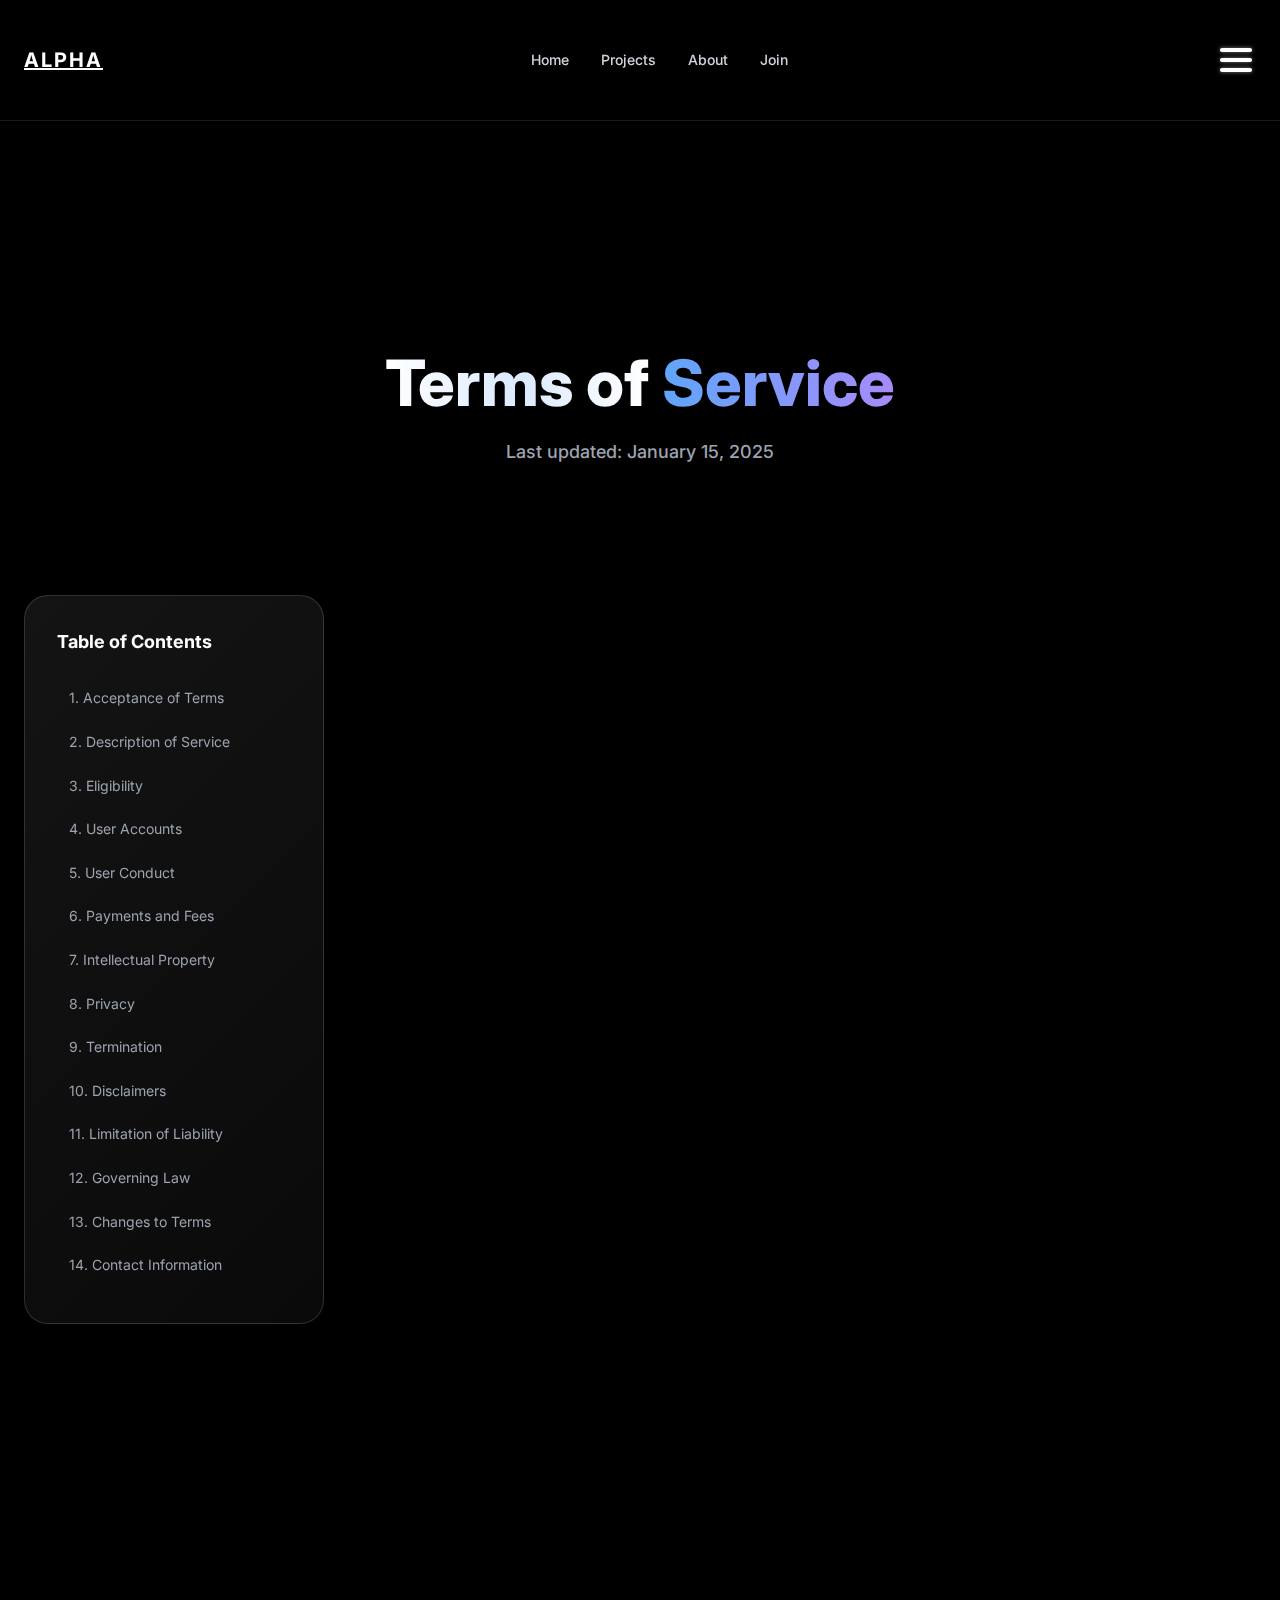
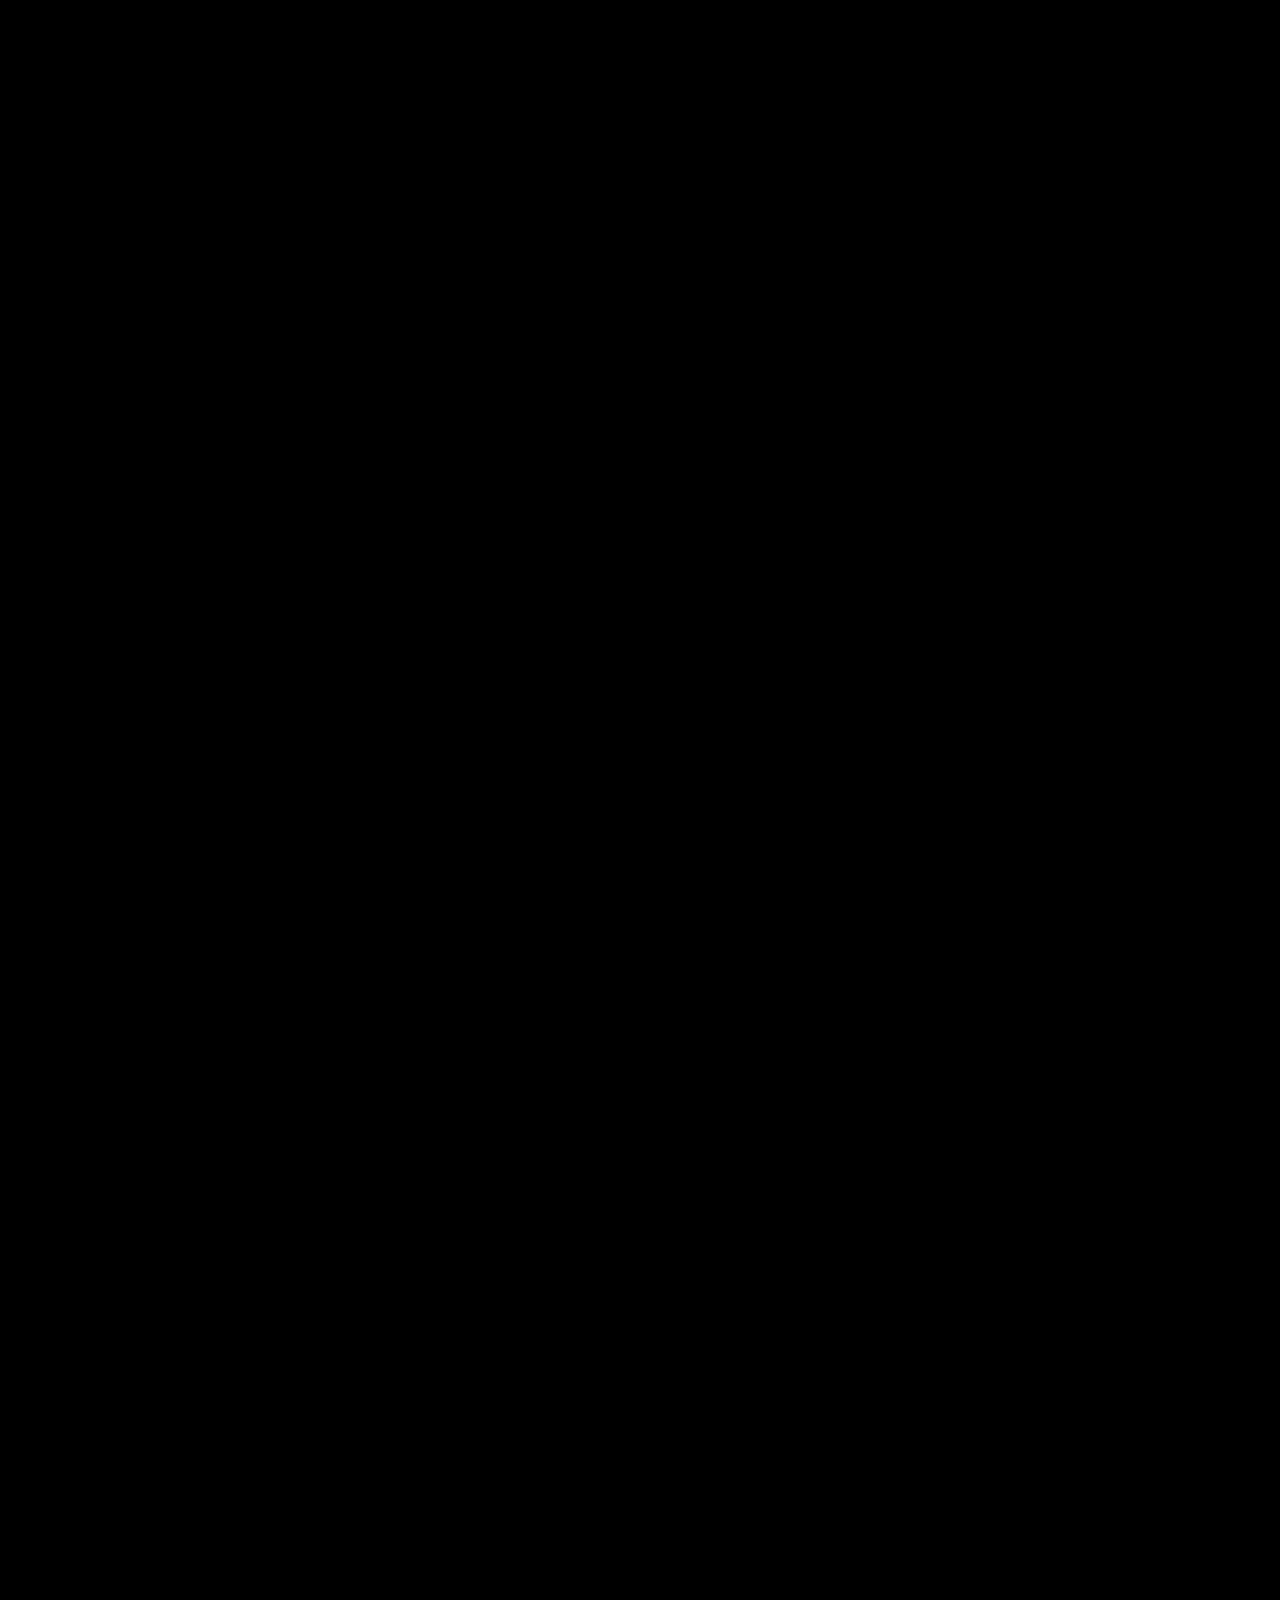
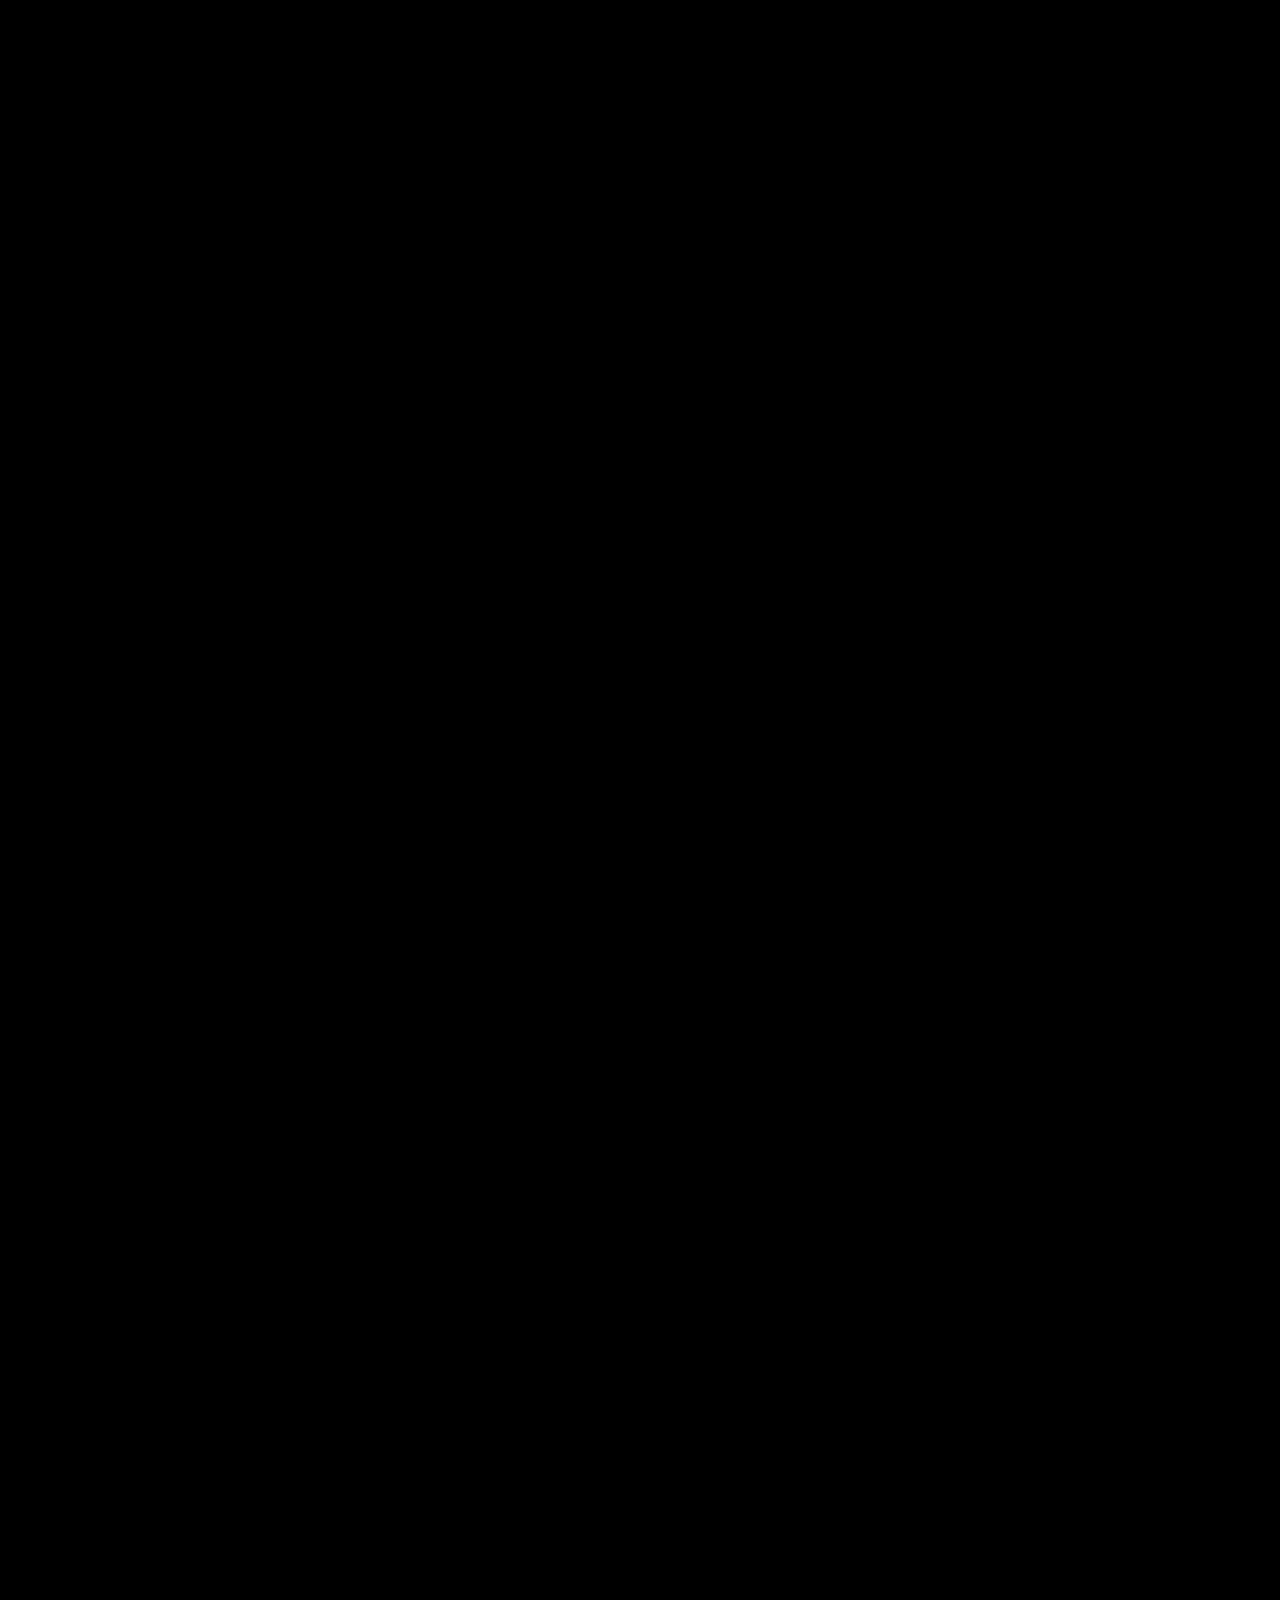
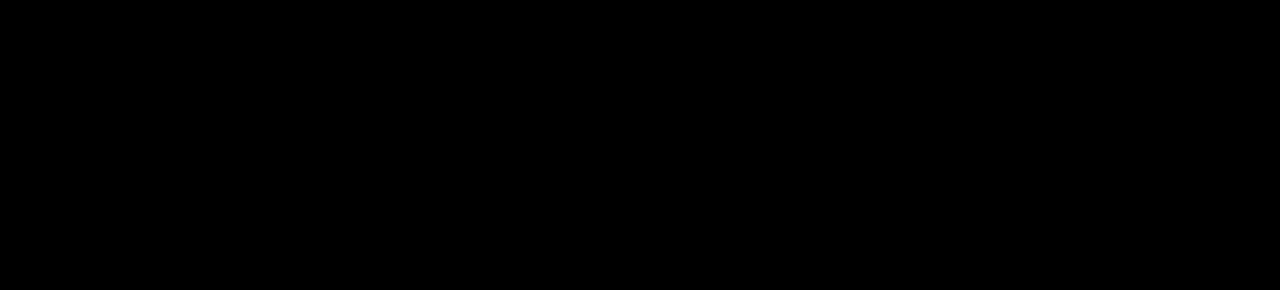
<file: terms.html>
<!DOCTYPE html>
<html lang="en">
<head>
    <meta charset="UTF-8">
    <meta name="viewport" content="width=device-width, initial-scale=1.0">
    <title>Terms of Service - Alpha Web3 Talent Marketplace</title>
    <meta name="description" content="Read Alpha's Terms of Service to understand your rights and responsibilities when using our Web3 talent marketplace.">
    
    <!-- Favicon -->
    <link rel="icon" href="/favicon.ico" sizes="any">
    <link rel="icon" href="/icon.svg" type="image/svg+xml">
    <link rel="apple-touch-icon" href="/apple-touch-icon.png">
    
    <!-- Fonts -->
    <link rel="preconnect" href="https://fonts.googleapis.com">
    <link rel="preconnect" href="https://fonts.gstatic.com" crossorigin>
    <link href="https://fonts.googleapis.com/css2?family=Inter:wght@300;400;500;600;700;800;900&display=swap" rel="stylesheet">
    
    <!-- Styles -->
    <link rel="stylesheet" href="styles/main.css">
    <link rel="stylesheet" href="styles/animations.css">
    <link rel="stylesheet" href="styles/components.css">
</head>
<body>
    <!-- Background Pattern -->
    <div class="page-background">
        <div class="bg-gradient"></div>
        <div class="bg-pattern"></div>
    </div>
    
    <!-- Header -->
    <header class="page-header">
        <div class="container">
            <div class="header-content">
                <a href="index.html" class="logo">ALPHA</a>
                <nav class="nav-links">
                    <a href="index.html">Home</a>
                    <a href="projects.html">Projects</a>
                    <a href="about.html">About</a>
                    <a href="register.html">Join</a>
                </nav>
                <button class="menu-toggle" id="menuToggle">
                    <div class="hamburger-line"></div>
                    <div class="hamburger-line"></div>
                    <div class="hamburger-line"></div>
                </button>
            </div>
        </div>
    </header>
    
    <!-- Main Content -->
    <main class="main-content">
        <!-- Terms Hero Section -->
        <section class="legal-hero-section">
            <div class="container">
                <div class="legal-hero-content animate-on-scroll">
                    <h1 class="legal-hero-title">
                        <span class="title-white">Terms of</span>
                        <span class="title-gradient">Service</span>
                    </h1>
                    <p class="legal-hero-description">
                        Last updated: January 15, 2025
                    </p>
                </div>
            </div>
        </section>
        
        <!-- Terms Content Section -->
        <section class="legal-content-section">
            <div class="container">
                <div class="legal-content">
                    <div class="legal-sidebar animate-on-scroll-left">
                        <nav class="legal-nav">
                            <h3 class="legal-nav-title">Table of Contents</h3>
                            <ul class="legal-nav-list">
                                <li><a href="#acceptance">1. Acceptance of Terms</a></li>
                                <li><a href="#description">2. Description of Service</a></li>
                                <li><a href="#eligibility">3. Eligibility</a></li>
                                <li><a href="#accounts">4. User Accounts</a></li>
                                <li><a href="#conduct">5. User Conduct</a></li>
                                <li><a href="#payments">6. Payments and Fees</a></li>
                                <li><a href="#intellectual">7. Intellectual Property</a></li>
                                <li><a href="#privacy">8. Privacy</a></li>
                                <li><a href="#termination">9. Termination</a></li>
                                <li><a href="#disclaimers">10. Disclaimers</a></li>
                                <li><a href="#limitation">11. Limitation of Liability</a></li>
                                <li><a href="#governing">12. Governing Law</a></li>
                                <li><a href="#changes">13. Changes to Terms</a></li>
                                <li><a href="#contact">14. Contact Information</a></li>
                            </ul>
                        </nav>
                    </div>
                    
                    <div class="legal-main animate-on-scroll-right">
                        <div class="legal-section" id="acceptance">
                            <h2 class="legal-section-title">1. Acceptance of Terms</h2>
                            <p class="legal-text">
                                By accessing and using Alpha ("the Service"), you accept and agree to be bound by the terms and provision of this agreement. If you do not agree to abide by the above, please do not use this service.
                            </p>
                            <p class="legal-text">
                                These Terms of Service ("Terms") govern your use of our website located at alpha.com (the "Service") operated by Alpha Technologies Inc. ("us", "we", or "our").
                            </p>
                        </div>
                        
                        <div class="legal-section" id="description">
                            <h2 class="legal-section-title">2. Description of Service</h2>
                            <p class="legal-text">
                                Alpha is a decentralized marketplace that connects Web3 talent with clients seeking blockchain development services. Our platform facilitates:
                            </p>
                            <ul class="legal-list">
                                <li>Project posting and discovery</li>
                                <li>Freelancer and client matching</li>
                                <li>Smart contract-based escrow services</li>
                                <li>Cryptocurrency payment processing</li>
                                <li>Dispute resolution services</li>
                            </ul>
                        </div>
                        
                        <div class="legal-section" id="eligibility">
                            <h2 class="legal-section-title">3. Eligibility</h2>
                            <p class="legal-text">
                                You must be at least 18 years old to use this Service. By using this Service, you represent and warrant that you have the right, authority, and capacity to enter into this agreement and to abide by all of the terms and conditions of this agreement.
                            </p>
                            <p class="legal-text">
                                You also represent that you are not prohibited from using the Service under the laws of the United States or other applicable jurisdiction.
                            </p>
                        </div>
                        
                        <div class="legal-section" id="accounts">
                            <h2 class="legal-section-title">4. User Accounts</h2>
                            <p class="legal-text">
                                When you create an account with us, you must provide information that is accurate, complete, and current at all times. You are responsible for safeguarding the password and for all activities that occur under your account.
                            </p>
                            <p class="legal-text">
                                You agree not to disclose your password to any third party. You must notify us immediately upon becoming aware of any breach of security or unauthorized use of your account.
                            </p>
                        </div>
                        
                        <div class="legal-section" id="conduct">
                            <h2 class="legal-section-title">5. User Conduct</h2>
                            <p class="legal-text">
                                You agree not to use the Service to:
                            </p>
                            <ul class="legal-list">
                                <li>Violate any applicable laws or regulations</li>
                                <li>Infringe upon the rights of others</li>
                                <li>Post false, misleading, or fraudulent content</li>
                                <li>Engage in any form of harassment or abuse</li>
                                <li>Attempt to gain unauthorized access to our systems</li>
                                <li>Interfere with the proper functioning of the Service</li>
                                <li>Use the Service for any illegal or unauthorized purpose</li>
                            </ul>
                        </div>
                        
                        <div class="legal-section" id="payments">
                            <h2 class="legal-section-title">6. Payments and Fees</h2>
                            <p class="legal-text">
                                Alpha charges service fees for successful project completions. Current fee structures are:
                            </p>
                            <ul class="legal-list">
                                <li>Freelancers: 5-10% service fee depending on plan</li>
                                <li>Clients: 3-5% project fee depending on plan</li>
                                <li>Payment processing fees may apply</li>
                            </ul>
                            <p class="legal-text">
                                All payments are processed through smart contracts on supported blockchain networks. Fees are automatically deducted from payments before release to freelancers.
                            </p>
                        </div>
                        
                        <div class="legal-section" id="intellectual">
                            <h2 class="legal-section-title">7. Intellectual Property</h2>
                            <p class="legal-text">
                                The Service and its original content, features, and functionality are and will remain the exclusive property of Alpha Technologies Inc. and its licensors. The Service is protected by copyright, trademark, and other laws.
                            </p>
                            <p class="legal-text">
                                Users retain ownership of their original content but grant Alpha a license to use, display, and distribute such content as necessary to provide the Service.
                            </p>
                        </div>
                        
                        <div class="legal-section" id="privacy">
                            <h2 class="legal-section-title">8. Privacy</h2>
                            <p class="legal-text">
                                Your privacy is important to us. Please review our Privacy Policy, which also governs your use of the Service, to understand our practices.
                            </p>
                            <p class="legal-text">
                                By using our Service, you agree to the collection and use of information in accordance with our Privacy Policy.
                            </p>
                        </div>
                        
                        <div class="legal-section" id="termination">
                            <h2 class="legal-section-title">9. Termination</h2>
                            <p class="legal-text">
                                We may terminate or suspend your account and bar access to the Service immediately, without prior notice or liability, under our sole discretion, for any reason whatsoever, including but not limited to a breach of the Terms.
                            </p>
                            <p class="legal-text">
                                If you wish to terminate your account, you may simply discontinue using the Service. Upon termination, your right to use the Service will cease immediately.
                            </p>
                        </div>
                        
                        <div class="legal-section" id="disclaimers">
                            <h2 class="legal-section-title">10. Disclaimers</h2>
                            <p class="legal-text">
                                The information on this website is provided on an "as is" basis. To the fullest extent permitted by law, this Company excludes all representations, warranties, conditions and terms.
                            </p>
                            <p class="legal-text">
                                Alpha does not guarantee the quality, safety, or legality of items advertised, the truth or accuracy of users' content or listings, the ability of sellers to sell items, or the ability of buyers to pay for items.
                            </p>
                        </div>
                        
                        <div class="legal-section" id="limitation">
                            <h2 class="legal-section-title">11. Limitation of Liability</h2>
                            <p class="legal-text">
                                In no event shall Alpha Technologies Inc., nor its directors, employees, partners, agents, suppliers, or affiliates, be liable for any indirect, incidental, special, consequential, or punitive damages, including without limitation, loss of profits, data, use, goodwill, or other intangible losses, resulting from your use of the Service.
                            </p>
                        </div>
                        
                        <div class="legal-section" id="governing">
                            <h2 class="legal-section-title">12. Governing Law</h2>
                            <p class="legal-text">
                                These Terms shall be interpreted and governed by the laws of the State of Delaware, United States, without regard to its conflict of law provisions.
                            </p>
                            <p class="legal-text">
                                Our failure to enforce any right or provision of these Terms will not be considered a waiver of those rights.
                            </p>
                        </div>
                        
                        <div class="legal-section" id="changes">
                            <h2 class="legal-section-title">13. Changes to Terms</h2>
                            <p class="legal-text">
                                We reserve the right, at our sole discretion, to modify or replace these Terms at any time. If a revision is material, we will provide at least 30 days notice prior to any new terms taking effect.
                            </p>
                            <p class="legal-text">
                                What constitutes a material change will be determined at our sole discretion. By continuing to access or use our Service after any revisions become effective, you agree to be bound by the revised terms.
                            </p>
                        </div>
                        
                        <div class="legal-section" id="contact">
                            <h2 class="legal-section-title">14. Contact Information</h2>
                            <p class="legal-text">
                                If you have any questions about these Terms of Service, please contact us:
                            </p>
                            <ul class="legal-list">
                                <li>Email: legal@alpha.com</li>
                                <li>Address: 123 Web3 Street, San Francisco, CA 94105</li>
                                <li>Phone: +1 (555) 123-4567</li>
                            </ul>
                        </div>
                        
                        <div class="legal-footer">
                            <p class="legal-footer-text">
                                <strong>Effective Date:</strong> January 15, 2025<br>
                                <strong>Last Updated:</strong> January 15, 2025
                            </p>
                        </div>
                    </div>
                </div>
            </div>
        </section>
    </main>
    
    <!-- Scripts -->
    <script src="scripts/main.js"></script>
    <script src="scripts/menu.js"></script>
    <script>
        // Smooth scrolling for navigation links
        document.addEventListener('DOMContentLoaded', function() {
            const navLinks = document.querySelectorAll('.legal-nav-list a');
            
            navLinks.forEach(link => {
                link.addEventListener('click', function(e) {
                    e.preventDefault();
                    const targetId = this.getAttribute('href');
                    const targetElement = document.querySelector(targetId);
                    
                    if (targetElement) {
                        targetElement.scrollIntoView({
                            behavior: 'smooth',
                            block: 'start'
                        });
                        
                        // Update active state
                        navLinks.forEach(l => l.classList.remove('active'));
                        this.classList.add('active');
                    }
                });
            });
            
            // Highlight current section on scroll
            const sections = document.querySelectorAll('.legal-section');
            const observer = new IntersectionObserver((entries) => {
                entries.forEach(entry => {
                    if (entry.isIntersecting) {
                        const id = entry.target.getAttribute('id');
                        navLinks.forEach(link => {
                            link.classList.remove('active');
                            if (link.getAttribute('href') === `#${id}`) {
                                link.classList.add('active');
                            }
                        });
                    }
                });
            }, {
                rootMargin: '-20% 0px -70% 0px'
            });
            
            sections.forEach(section => {
                observer.observe(section);
            });
        });
    </script>
</body>
</html>
</file>
<file: styles/animations.css>
/* Animation Keyframes */
@keyframes gradient-shift {
    0%, 100% {
        background-position: 0% 50%;
    }
    50% {
        background-position: 100% 50%;
    }
}

@keyframes float {
    0%, 100% {
        transform: translateY(0px) rotate(0deg);
        opacity: 0.3;
    }
    50% {
        transform: translateY(-20px) rotate(180deg);
        opacity: 0.6;
    }
}

@keyframes pulse {
    0%, 100% {
        opacity: 1;
    }
    50% {
        opacity: 0.5;
    }
}

@keyframes ping {
    75%, 100% {
        transform: scale(2);
        opacity: 0;
    }
}

@keyframes fadeIn {
    from {
        opacity: 0;
        transform: translateY(30px);
    }
    to {
        opacity: 1;
        transform: translateY(0);
    }
}

@keyframes fadeInUp {
    from {
        opacity: 0;
        transform: translateY(50px);
    }
    to {
        opacity: 1;
        transform: translateY(0);
    }
}

@keyframes fadeInLeft {
    from {
        opacity: 0;
        transform: translateX(-50px);
    }
    to {
        opacity: 1;
        transform: translateX(0);
    }
}

@keyframes fadeInRight {
    from {
        opacity: 0;
        transform: translateX(50px);
    }
    to {
        opacity: 1;
        transform: translateX(0);
    }
}

@keyframes slideInFromTop {
    from {
        opacity: 0;
        transform: translateY(-100%);
    }
    to {
        opacity: 1;
        transform: translateY(0);
    }
}

@keyframes slideInFromBottom {
    from {
        opacity: 0;
        transform: translateY(100%);
    }
    to {
        opacity: 1;
        transform: translateY(0);
    }
}

@keyframes slideInFromLeft {
    from {
        opacity: 0;
        transform: translateX(-100%);
    }
    to {
        opacity: 1;
        transform: translateX(0);
    }
}

@keyframes slideInFromRight {
    from {
        opacity: 0;
        transform: translateX(100%);
    }
    to {
        opacity: 1;
        transform: translateX(0);
    }
}

@keyframes scaleIn {
    from {
        opacity: 0;
        transform: scale(0.8);
    }
    to {
        opacity: 1;
        transform: scale(1);
    }
}

@keyframes scaleUp {
    from {
        transform: scale(1);
    }
    to {
        transform: scale(1.05);
    }
}

@keyframes rotate {
    from {
        transform: rotate(0deg);
    }
    to {
        transform: rotate(360deg);
    }
}

@keyframes bounce {
    0%, 20%, 53%, 80%, 100% {
        animation-timing-function: cubic-bezier(0.215, 0.610, 0.355, 1.000);
        transform: translate3d(0,0,0);
    }
    40%, 43% {
        animation-timing-function: cubic-bezier(0.755, 0.050, 0.855, 0.060);
        transform: translate3d(0, -30px, 0);
    }
    70% {
        animation-timing-function: cubic-bezier(0.755, 0.050, 0.855, 0.060);
        transform: translate3d(0, -15px, 0);
    }
    90% {
        transform: translate3d(0,-4px,0);
    }
}

@keyframes shimmer {
    0% {
        background-position: -200% 0;
    }
    100% {
        background-position: 200% 0;
    }
}

@keyframes glow {
    0%, 100% {
        box-shadow: 0 0 20px rgba(59, 130, 246, 0.3);
    }
    50% {
        box-shadow: 0 0 40px rgba(59, 130, 246, 0.6);
    }
}

@keyframes typing {
    from {
        width: 0;
    }
    to {
        width: 100%;
    }
}

@keyframes blink {
    from, to {
        border-color: transparent;
    }
    50% {
        border-color: var(--blue-400);
    }
}

/* Animation Classes */
.animate-fade-in {
    animation: fadeIn 0.6s ease-out forwards;
}

.animate-fade-in-up {
    animation: fadeInUp 0.8s ease-out forwards;
}

.animate-fade-in-left {
    animation: fadeInLeft 0.8s ease-out forwards;
}

.animate-fade-in-right {
    animation: fadeInRight 0.8s ease-out forwards;
}

.animate-slide-in-top {
    animation: slideInFromTop 0.6s ease-out forwards;
}

.animate-slide-in-bottom {
    animation: slideInFromBottom 0.6s ease-out forwards;
}

.animate-slide-in-left {
    animation: slideInFromLeft 0.6s ease-out forwards;
}

.animate-slide-in-right {
    animation: slideInFromRight 0.6s ease-out forwards;
}

.animate-scale-in {
    animation: scaleIn 0.5s ease-out forwards;
}

.animate-bounce {
    animation: bounce 1s infinite;
}

.animate-pulse {
    animation: pulse 2s cubic-bezier(0.4, 0, 0.6, 1) infinite;
}

.animate-ping {
    animation: ping 1s cubic-bezier(0, 0, 0.2, 1) infinite;
}

.animate-float {
    animation: float 3s ease-in-out infinite;
}

.animate-rotate {
    animation: rotate 20s linear infinite;
}

.animate-shimmer {
    background: linear-gradient(90deg, transparent, rgba(255,255,255,0.1), transparent);
    background-size: 200% 100%;
    animation: shimmer 2s infinite;
}

.animate-glow {
    animation: glow 2s ease-in-out infinite alternate;
}

.animate-gradient-shift {
    background-size: 200% 200%;
    animation: gradient-shift 8s ease infinite;
}

/* Hover Animations */
.hover-scale {
    transition: transform 0.3s ease;
}

.hover-scale:hover {
    transform: scale(1.05);
}

.hover-lift {
    transition: transform 0.3s ease, box-shadow 0.3s ease;
}

.hover-lift:hover {
    transform: translateY(-5px);
    box-shadow: 0 10px 25px rgba(0, 0, 0, 0.2);
}

.hover-glow {
    transition: box-shadow 0.3s ease;
}

.hover-glow:hover {
    box-shadow: 0 0 20px rgba(59, 130, 246, 0.4);
}

/* Stagger Animation Delays */
.animate-delay-100 {
    animation-delay: 0.1s;
}

.animate-delay-200 {
    animation-delay: 0.2s;
}

.animate-delay-300 {
    animation-delay: 0.3s;
}

.animate-delay-500 {
    animation-delay: 0.5s;
}

.animate-delay-700 {
    animation-delay: 0.7s;
}

.animate-delay-1000 {
    animation-delay: 1s;
}

/* Intersection Observer Animation States */
.animate-on-scroll {
    opacity: 0;
    transform: translateY(50px);
    transition: all 0.8s ease-out;
}

.animate-on-scroll.animate-in {
    opacity: 1;
    transform: translateY(0);
}

.animate-on-scroll-left {
    opacity: 0;
    transform: translateX(-50px);
    transition: all 0.8s ease-out;
}

.animate-on-scroll-left.animate-in {
    opacity: 1;
    transform: translateX(0);
}

.animate-on-scroll-right {
    opacity: 0;
    transform: translateX(50px);
    transition: all 0.8s ease-out;
}

.animate-on-scroll-right.animate-in {
    opacity: 1;
    transform: translateX(0);
}

.animate-on-scroll-scale {
    opacity: 0;
    transform: scale(0.8);
    transition: all 0.8s ease-out;
}

.animate-on-scroll-scale.animate-in {
    opacity: 1;
    transform: scale(1);
}

/* Reduced Motion Support */
@media (prefers-reduced-motion: reduce) {
    *,
    *::before,
    *::after {
        animation-duration: 0.01ms !important;
        animation-iteration-count: 1 !important;
        transition-duration: 0.01ms !important;
        scroll-behavior: auto !important;
    }
    
    .animate-float,
    .animate-bounce,
    .animate-pulse,
    .animate-ping,
    .animate-rotate,
    .animate-shimmer,
    .animate-glow,
    .animate-gradient-shift {
        animation: none !important;
    }
}
</file>
<file: styles/main.css>
/* Reset and Base Styles */
* {
    margin: 0;
    padding: 0;
    box-sizing: border-box;
}

:root {
    /* Colors */
    --black: #000000;
    --white: #ffffff;
    --gray-900: #111827;
    --gray-800: #1f2937;
    --gray-700: #374151;
    --gray-600: #4b5563;
    --gray-500: #6b7280;
    --gray-400: #9ca3af;
    --gray-300: #d1d5db;
    --slate-900: #0f172a;
    --slate-800: #1e293b;
    --slate-700: #334155;
    --slate-600: #475569;
    --slate-500: #64748b;
    --slate-400: #94a3b8;
    --slate-300: #cbd5e1;
    
    /* Brand Colors */
    --blue-400: #60a5fa;
    --blue-500: #3b82f6;
    --blue-600: #2563eb;
    --blue-700: #1d4ed8;
    --purple-400: #a78bfa;
    --purple-500: #8b5cf6;
    --purple-600: #7c3aed;
    --purple-700: #6d28d9;
    --green-400: #4ade80;
    --green-500: #22c55e;
    --green-600: #16a34a;
    
    /* Typography */
    --font-family: 'Inter', -apple-system, BlinkMacSystemFont, 'Segoe UI', Roboto, sans-serif;
    
    /* Spacing */
    --container-max-width: 1280px;
    --container-padding: 1.5rem;
    
    /* Transitions */
    --transition-fast: 0.15s ease;
    --transition-normal: 0.3s ease;
    --transition-slow: 0.5s ease;
    
    /* Z-index */
    --z-header: 100;
    --z-fixed-nav: 110;
    --z-menu: 50;
}

/* Universal box-sizing */
*, *::before, *::after {
    box-sizing: border-box;
}

html {
    scroll-behavior: smooth;
    overflow-x: hidden;
}

body {
    margin: 0;
    padding: 0;
    font-family: var(--font-family);
    background: var(--black);
    color: var(--white);
    line-height: 1.6;
    overflow-x: hidden;
    -webkit-font-smoothing: antialiased;
    -moz-osx-font-smoothing: grayscale;
    width: 100%;
    max-width: 100vw;
}

/* Container */
.container {
    max-width: var(--container-max-width);
    margin: 0 auto;
    padding: 0 var(--container-padding);
    width: 100%;
    box-sizing: border-box;
}

/* Hero Section */
.hero-section {
    position: relative;
    width: 100%;
    max-width: 100vw;
    height: 100vh;
    z-index: 10;
    overflow: hidden;
    box-sizing: border-box;
}

.hero-bg {
    position: absolute;
    inset: 0;
    background: #000000;
    width: 100%;
    height: 100%;
}

.hero-gradient {
    position: absolute;
    inset: 0;
    background: linear-gradient(135deg, rgba(17, 24, 39, 0.3) 0%, rgba(30, 41, 59, 0.4) 50%, rgba(0, 0, 0, 1) 100%);
    animation: gradient-shift 8s ease infinite;
    background-size: 200% 200%;
}

.particles-container {
    position: absolute;
    inset: 0;
    overflow: hidden;
}

.particle {
    position: absolute;
    width: 4px;
    height: 4px;
    background: var(--blue-400);
    border-radius: 50%;
    opacity: 0.3;
    animation: float 3s ease-in-out infinite;
}

/* Header */
.header,
.page-header {
    position: fixed;
    top: 0;
    left: 0;
    right: 0;
    z-index: var(--z-header);
    padding: 1.5rem 0;
    transition: all var(--transition-slow) ease-in-out;
    pointer-events: none;
}

.header.hidden {
    transform: translateY(-100%);
    opacity: 0;
}

.header-content,
.page-header .header-content {
    max-width: var(--container-max-width);
    margin: 0 auto;
    padding: 0 var(--container-padding);
    display: flex;
    justify-content: space-between;
    align-items: center;
    pointer-events: auto;
}

.logo {
    font-size: 1.25rem;
    font-weight: 700;
    letter-spacing: 0.1em;
    color: var(--white);
}

.menu-toggle {
    position: relative;
    width: 2.5rem;
    height: 2.5rem;
    background: none;
    border: none;
    cursor: pointer;
    z-index: 1001;
    display: flex;
    flex-direction: column;
    justify-content: center;
    align-items: center;
    gap: 0.375rem;
    transition: opacity var(--transition-normal);
    /* Ensure button is clickable */
    pointer-events: auto;
}

.menu-toggle:hover {
    opacity: 0.7;
}

.hamburger-line {
    width: 2rem;
    height: 4px;
    background: #ffffff;
    transition: all var(--transition-normal);
    transform-origin: center;
    border-radius: 2px;
    box-shadow: 0 0 4px rgba(255, 255, 255, 0.5), 0 1px 2px rgba(0, 0, 0, 0.3);
    opacity: 1;
}

.menu-toggle:hover .hamburger-line:nth-child(1) {
    width: 2rem;
}

.menu-toggle:hover .hamburger-line:nth-child(2) {
    width: 1.5rem;
}

.menu-toggle:hover .hamburger-line:nth-child(3) {
    width: 2rem;
}

/* Fixed Navigation */
.fixed-nav {
    position: fixed;
    top: 0;
    left: 0;
    right: 0;
    z-index: var(--z-fixed-nav);
    background: rgba(0, 0, 0, 0.9);
    backdrop-filter: blur(12px);
    border-bottom: 1px solid rgba(255, 255, 255, 0.1);
    transform: translateY(-100%);
    opacity: 0;
    transition: all var(--transition-slow) ease-in-out;
}

.fixed-nav.visible {
    transform: translateY(0);
    opacity: 1;
}

.fixed-nav-content {
    max-width: var(--container-max-width);
    margin: 0 auto;
    padding: 1rem var(--container-padding);
    display: flex;
    justify-content: space-between;
    align-items: center;
}

.nav-links {
    display: flex;
    align-items: center;
    gap: 1.5rem;
}

.nav-links a {
    color: var(--gray-300);
    text-decoration: none;
    font-size: 0.875rem;
    transition: color var(--transition-normal);
}

.nav-links a:hover {
    color: var(--white);
}

.menu-toggle-small {
    width: 2rem;
    height: 2rem;
    background: none;
    border: none;
    cursor: pointer;
    z-index: 1000;
    display: flex;
    flex-direction: column;
    justify-content: center;
    align-items: center;
    gap: 0.25rem;
}

.hamburger-line-small {
    width: 1.5rem;
    height: 4px;
    background: #ffffff;
    transition: all var(--transition-normal);
    transform-origin: center;
    border-radius: 2px;
    box-shadow: 0 0 4px rgba(255, 255, 255, 0.5), 0 1px 2px rgba(0, 0, 0, 0.3);
    opacity: 1;
    border-radius: 1px;
}

/* Hero Content */
.hero-content {
    position: absolute;
    top: 0;
    left: 0;
    right: 0;
    bottom: 0;
    z-index: 25;
    display: flex;
    align-items: center;
    justify-content: center;
    padding: 1rem var(--container-padding);
}

.hero-inner {
    text-align: center;
    max-width: var(--container-max-width);
    margin: 0 auto;
}

.hero-badge {
    display: inline-flex;
    align-items: center;
    padding: 0.5rem 1rem;
    background: linear-gradient(90deg, rgba(71, 85, 105, 0.3) 0%, rgba(100, 116, 139, 0.3) 100%);
    border: 1px solid rgba(148, 163, 184, 0.3);
    border-radius: 9999px;
    color: var(--slate-300);
    font-size: 0.875rem;
    font-weight: 500;
    backdrop-filter: blur(4px);
    margin-bottom: 2rem;
    animation: pulse 2s infinite;
}

.status-dot {
    width: 0.5rem;
    height: 0.5rem;
    background: var(--green-400);
    border-radius: 50%;
    margin-right: 0.5rem;
    animation: ping 1s cubic-bezier(0, 0, 0.2, 1) infinite;
}

.hero-title {
    font-size: clamp(2.5rem, 8vw, 6rem);
    font-weight: 900;
    letter-spacing: -0.02em;
    line-height: 0.9;
    margin-bottom: 2rem;
    text-rendering: optimizeLegibility;
}

.title-line-1 {
    display: block;
    background: linear-gradient(90deg, var(--white) 0%, var(--blue-100, #dbeafe) 50%, var(--white) 100%);
    background-clip: text;
    -webkit-background-clip: text;
    -webkit-text-fill-color: transparent;
}

.title-line-2 {
    display: block;
    background: linear-gradient(90deg, var(--blue-400) 0%, var(--purple-400) 50%, var(--blue-400) 100%);
    background-clip: text;
    -webkit-background-clip: text;
    -webkit-text-fill-color: transparent;
}

.hero-description {
    font-size: clamp(1.125rem, 2vw, 1.5rem);
    color: var(--gray-300);
    max-width: 64rem;
    margin: 0 auto 3rem;
    font-weight: 300;
    line-height: 1.6;
}

/* CTA Buttons */
.cta-buttons {
    display: flex;
    flex-direction: column;
    gap: 1rem;
    justify-content: center;
    align-items: center;
    margin-bottom: 4rem;
}

@media (min-width: 640px) {
    .cta-buttons {
        flex-direction: row;
    }
}

.btn {
    display: inline-flex;
    align-items: center;
    justify-content: center;
    padding: 1rem 2rem;
    font-weight: 600;
    border-radius: 0.75rem;
    text-decoration: none;
    transition: all var(--transition-normal);
    transform: scale(1);
    min-width: 200px;
    position: relative;
    overflow: hidden;
}

.btn:hover {
    transform: scale(1.05);
}

.btn-primary {
    background: linear-gradient(90deg, var(--blue-600) 0%, var(--purple-600) 100%);
    color: var(--white);
    box-shadow: 0 10px 25px rgba(59, 130, 246, 0.25);
}

.btn-primary:hover {
    background: linear-gradient(90deg, var(--blue-700) 0%, var(--purple-700) 100%);
    box-shadow: 0 20px 40px rgba(59, 130, 246, 0.4);
}

.btn-secondary {
    background: transparent;
    border: 2px solid rgba(255, 255, 255, 0.3);
    color: var(--white);
    backdrop-filter: blur(4px);
}

.btn-secondary:hover {
    border-color: rgba(255, 255, 255, 0.6);
    background: rgba(255, 255, 255, 0.1);
}

.btn-icon {
    width: 1.25rem;
    height: 1.25rem;
    margin-left: 0.5rem;
    transition: transform var(--transition-normal);
}

.btn:hover .btn-icon {
    transform: translateX(0.25rem);
}

.btn-secondary:hover .btn-icon {
    transform: rotate(45deg);
}

/* Stats Grid */
.stats-grid {
    display: grid;
    grid-template-columns: repeat(2, 1fr);
    gap: 1rem;
    max-width: 80rem;
    margin: 0 auto;
}

@media (min-width: 1024px) {
    .stats-grid {
        grid-template-columns: repeat(4, 1fr);
        gap: 2rem;
    }
}

.stat-item {
    text-align: center;
    padding: 1.5rem 1rem;
    background: rgba(255, 255, 255, 0.05);
    border: 1px solid rgba(255, 255, 255, 0.1);
    border-radius: 1rem;
    backdrop-filter: blur(8px);
    transition: all var(--transition-normal);
}

.stat-item:hover {
    background: rgba(255, 255, 255, 0.1);
    transform: translateY(-2px);
}

.stat-number {
    font-size: 2rem;
    font-weight: 800;
    color: var(--white);
    margin-bottom: 0.5rem;
}

.stat-label {
    font-size: 0.875rem;
    color: var(--gray-400);
    font-weight: 500;
}

/* Main Content */
.main-content {
    position: relative;
    z-index: 40;
    margin-top: 0;
    background: var(--black);
    padding-top: 6rem;
}

/* Home Page Specific - Override for index.html */
.home-main-content {
    position: relative;
    z-index: 40;
    margin-top: 0;
    background: var(--black);
    padding-top: 0;
}

/* Section Styles */
.section-header {
    text-align: center;
    margin-bottom: 5rem;
}

.section-title {
    font-size: clamp(2.5rem, 6vw, 4rem);
    font-weight: 700;
    margin-bottom: 1.5rem;
}

.title-white {
    background: linear-gradient(90deg, var(--white) 0%, #dbeafe 50%, var(--white) 100%);
    background-clip: text;
    -webkit-background-clip: text;
    -webkit-text-fill-color: transparent;
}

.title-gradient {
    background: linear-gradient(90deg, var(--blue-400) 0%, var(--purple-400) 100%);
    background-clip: text;
    -webkit-background-clip: text;
    -webkit-text-fill-color: transparent;
}

.section-description {
    font-size: 1.125rem;
    color: var(--gray-400);
    max-width: 48rem;
    margin: 0 auto;
    line-height: 1.7;
}

/* Carousel Section */
.carousel-section {
    padding: 6rem 0;
}

/* How It Works Section */
.how-it-works-section {
    padding: 6rem 0;
    position: relative;
}

.section-bg {
    position: absolute;
    inset: 0;
    background: linear-gradient(135deg, rgba(17, 24, 39, 0.15) 0%, rgba(30, 41, 59, 0.1) 50%, rgba(17, 24, 39, 0.15) 100%);
}

.steps-grid {
    display: grid;
    grid-template-columns: 1fr;
    gap: 2rem;
}

@media (min-width: 768px) {
    .steps-grid {
        grid-template-columns: repeat(3, 1fr);
        gap: 3rem;
    }
}

.step-card {
    position: relative;
    background: linear-gradient(135deg, rgba(255, 255, 255, 0.1) 0%, rgba(255, 255, 255, 0.05) 100%);
    border: 1px solid rgba(255, 255, 255, 0.2);
    border-radius: 1rem;
    padding: 2rem;
    backdrop-filter: blur(16px);
    transition: all var(--transition-slow);
}

.step-card:hover {
    background: linear-gradient(135deg, rgba(255, 255, 255, 0.15) 0%, rgba(255, 255, 255, 0.1) 100%);
    transform: scale(1.05);
    box-shadow: 0 20px 40px rgba(59, 130, 246, 0.2);
}

.step-number {
    position: absolute;
    top: -1rem;
    left: -1rem;
    width: 3rem;
    height: 3rem;
    background: linear-gradient(135deg, var(--blue-500) 0%, var(--blue-600) 100%);
    border-radius: 50%;
    display: flex;
    align-items: center;
    justify-content: center;
    color: var(--white);
    font-weight: 700;
    font-size: 1.125rem;
    box-shadow: 0 4px 12px rgba(0, 0, 0, 0.3);
}

.step-number-purple {
    background: linear-gradient(135deg, var(--purple-500) 0%, var(--purple-600) 100%);
}

.step-number-green {
    background: linear-gradient(135deg, var(--green-500) 0%, var(--green-600) 100%);
}

.step-icon {
    width: 4rem;
    height: 4rem;
    border-radius: 1rem;
    display: flex;
    align-items: center;
    justify-content: center;
    margin-bottom: 2rem;
    transition: transform var(--transition-normal);
}

.step-card:hover .step-icon {
    transform: scale(1.1);
}

.step-icon-blue {
    background: linear-gradient(135deg, rgba(59, 130, 246, 0.2) 0%, rgba(147, 51, 234, 0.2) 100%);
}

.step-icon-purple {
    background: linear-gradient(135deg, rgba(147, 51, 234, 0.2) 0%, rgba(59, 130, 246, 0.2) 100%);
}

.step-icon-green {
    background: linear-gradient(135deg, rgba(34, 197, 94, 0.2) 0%, rgba(59, 130, 246, 0.2) 100%);
}

.step-icon svg {
    width: 2rem;
    height: 2rem;
    color: var(--blue-400);
}

.step-icon-purple svg {
    color: var(--purple-400);
}

.step-icon-green svg {
    color: var(--green-400);
}

.step-title {
    font-size: 1.5rem;
    font-weight: 700;
    color: var(--white);
    margin-bottom: 1rem;
    transition: color var(--transition-normal);
}

.step-title-purple {
    color: var(--white);
}

.step-title-green {
    color: var(--white);
}

.step-card:hover .step-title-purple {
    color: var(--purple-300);
}

.step-card:hover .step-title-green {
    color: var(--green-300);
}

.step-description {
    color: var(--gray-400);
    line-height: 1.6;
}

.step-connector {
    display: none;
}

@media (min-width: 768px) {
    .step-connector {
        display: block;
        position: absolute;
        top: 50%;
        right: -1.5rem;
        width: 3rem;
        height: 2px;
        background: linear-gradient(90deg, var(--blue-500) 0%, transparent 100%);
    }
    
    .step-connector-purple {
        background: linear-gradient(90deg, var(--purple-500) 0%, transparent 100%);
    }
    
    .step-card:last-child .step-connector {
        display: none;
    }
}

/* Responsive Design */
@media (max-width: 480px) {
    .hero-title {
        font-size: 2rem;
        line-height: 1.1;
    }
    
    .stats-grid {
        grid-template-columns: repeat(2, 1fr);
        gap: 0.75rem;
    }
    
    .btn {
        min-height: 44px;
        min-width: 44px;
    }
}

@media (max-width: 640px) {
    .hero-title {
        font-size: 2.5rem;
        line-height: 1.1;
    }
    
    .stats-grid {
        grid-template-columns: repeat(2, 1fr);
        gap: 1rem;
    }
}

@media (max-width: 768px) {
    .hero-title {
        font-size: 3rem;
    }
    
    .steps-grid {
        grid-template-columns: 1fr;
        gap: 2rem;
    }
}

/* Features Section */
.features-section {
    padding: 6rem 0;
    position: relative;
}

.features-bg {
    position: absolute;
    inset: 0;
    opacity: 0.05;
    background-image:
        radial-gradient(circle at 25% 25%, var(--blue-500) 0%, transparent 50%),
        radial-gradient(circle at 75% 75%, var(--purple-500) 0%, transparent 50%);
}

.features-grid {
    display: grid;
    grid-template-columns: 1fr;
    gap: 3rem;
    align-items: start;
}

@media (min-width: 1024px) {
    .features-grid {
        grid-template-columns: 1fr 1fr;
        gap: 4rem;
    }
}

.features-list {
    display: flex;
    flex-direction: column;
    gap: 2rem;
}

.feature-item {
    display: flex;
    align-items: flex-start;
    gap: 1rem;
    transition: all var(--transition-normal);
}

.feature-icon {
    width: 3rem;
    height: 3rem;
    border-radius: 0.75rem;
    display: flex;
    align-items: center;
    justify-content: center;
    flex-shrink: 0;
    transition: transform var(--transition-normal);
}

.feature-item:hover .feature-icon {
    transform: scale(1.1);
}

.feature-icon-blue {
    background: linear-gradient(135deg, rgba(59, 130, 246, 0.2) 0%, rgba(147, 51, 234, 0.2) 100%);
}

.feature-icon-purple {
    background: linear-gradient(135deg, rgba(147, 51, 234, 0.2) 0%, rgba(34, 197, 94, 0.2) 100%);
}

.feature-icon-green {
    background: linear-gradient(135deg, rgba(34, 197, 94, 0.2) 0%, rgba(59, 130, 246, 0.2) 100%);
}

.feature-icon svg {
    width: 1.5rem;
    height: 1.5rem;
    color: var(--blue-400);
}

.feature-icon-purple svg {
    color: var(--purple-400);
}

.feature-icon-green svg {
    color: var(--green-400);
}

.feature-content {
    flex: 1;
}

.feature-title {
    font-size: 1.5rem;
    font-weight: 700;
    color: var(--white);
    margin-bottom: 1rem;
    transition: color var(--transition-normal);
}

.feature-title-purple {
    color: var(--white);
}

.feature-title-green {
    color: var(--white);
}

.feature-item:hover .feature-title-purple {
    color: var(--purple-300);
}

.feature-item:hover .feature-title-green {
    color: var(--green-300);
}

.feature-description {
    color: var(--gray-400);
    line-height: 1.6;
}

/* Stats Card */
.stats-card {
    background: linear-gradient(135deg, rgba(255, 255, 255, 0.1) 0%, rgba(255, 255, 255, 0.05) 100%);
    border: 1px solid rgba(255, 255, 255, 0.2);
    border-radius: 1.5rem;
    padding: 2.5rem;
    backdrop-filter: blur(16px);
    position: relative;
    overflow: hidden;
    transition: all var(--transition-slow);
}

.stats-card:hover {
    background: linear-gradient(135deg, rgba(255, 255, 255, 0.15) 0%, rgba(255, 255, 255, 0.1) 100%);
    transform: scale(1.05);
    box-shadow: 0 20px 40px rgba(59, 130, 246, 0.2);
}

.stats-card-bg {
    position: absolute;
    inset: 0;
    opacity: 0.2;
    background: linear-gradient(135deg, rgba(59, 130, 246, 0.2) 0%, rgba(147, 51, 234, 0.2) 100%);
    animation: pulse 3s ease-in-out infinite;
}

.stats-card-title {
    font-size: 1.875rem;
    font-weight: 700;
    text-align: center;
    margin-bottom: 2rem;
    position: relative;
    z-index: 10;
    background: linear-gradient(90deg, var(--blue-400) 0%, var(--purple-400) 100%);
    background-clip: text;
    -webkit-background-clip: text;
    -webkit-text-fill-color: transparent;
}

.stats-card-grid {
    display: grid;
    grid-template-columns: repeat(2, 1fr);
    gap: 1.5rem;
    margin-bottom: 2rem;
}

.stats-card-item {
    text-align: center;
}

.stats-card-number {
    font-size: 1.5rem;
    font-weight: 800;
    color: var(--white);
    margin-bottom: 0.25rem;
}

.stats-card-label {
    font-size: 0.75rem;
    color: var(--gray-400);
    font-weight: 500;
}

.stats-card-cta {
    display: inline-flex;
    align-items: center;
    justify-content: center;
    width: 100%;
    padding: 0.75rem 1.5rem;
    background: linear-gradient(90deg, var(--blue-600) 0%, var(--purple-600) 100%);
    color: var(--white);
    font-weight: 600;
    border-radius: 0.75rem;
    text-decoration: none;
    transition: all var(--transition-normal);
    backdrop-filter: blur(4px);
}

.stats-card-cta:hover {
    background: linear-gradient(90deg, var(--blue-700) 0%, var(--purple-700) 100%);
    transform: scale(1.05);
}

.stats-card-cta svg {
    width: 1rem;
    height: 1rem;
    margin-left: 0.5rem;
}

/* Newsletter Section */
.newsletter-section {
    padding: 6rem 0;
    position: relative;
}

.newsletter-bg {
    position: absolute;
    inset: 0;
    background: linear-gradient(135deg, rgba(17, 24, 39, 0.2) 0%, rgba(30, 41, 59, 0.15) 50%, rgba(17, 24, 39, 0.2) 100%);
}

.newsletter-content {
    max-width: 64rem;
    margin: 0 auto;
    text-align: center;
    position: relative;
}

.newsletter-title {
    font-size: clamp(2.5rem, 5vw, 3rem);
    font-weight: 700;
    margin-bottom: 1.5rem;
    background: linear-gradient(90deg, var(--white) 0%, #dbeafe 50%, var(--white) 100%);
    background-clip: text;
    -webkit-background-clip: text;
    -webkit-text-fill-color: transparent;
}

.newsletter-description {
    font-size: 1.125rem;
    color: var(--gray-400);
    margin-bottom: 2rem;
    line-height: 1.6;
}

.newsletter-form {
    display: flex;
    flex-direction: column;
    gap: 1rem;
    max-width: 32rem;
    margin: 0 auto;
}

@media (min-width: 640px) {
    .newsletter-form {
        flex-direction: row;
    }
}

.newsletter-input {
    flex: 1;
    padding: 1rem 1.5rem;
    background: rgba(255, 255, 255, 0.1);
    border: 1px solid rgba(255, 255, 255, 0.2);
    border-radius: 0.75rem;
    color: var(--white);
    font-size: 1rem;
    backdrop-filter: blur(4px);
    transition: all var(--transition-normal);
}

.newsletter-input::placeholder {
    color: var(--gray-400);
}

.newsletter-input:focus {
    outline: none;
    border-color: var(--blue-400);
    background: rgba(255, 255, 255, 0.15);
}

.newsletter-button {
    padding: 1rem 2rem;
    background: linear-gradient(90deg, var(--blue-600) 0%, var(--purple-600) 100%);
    color: var(--white);
    font-weight: 600;
    border: none;
    border-radius: 0.75rem;
    cursor: pointer;
    transition: all var(--transition-normal);
    transform: scale(1);
}

.newsletter-button:hover {
    background: linear-gradient(90deg, var(--blue-700) 0%, var(--purple-700) 100%);
    transform: scale(1.05);
    box-shadow: 0 8px 16px rgba(59, 130, 246, 0.25);
}

/* High contrast mode support */
@media (prefers-contrast: high) {
    .stat-item,
    .step-card,
    .stats-card {
        background: rgba(0, 0, 0, 0.9);
        border: 2px solid var(--white);
    }

    .hero-description,
    .section-description,
    .step-description,
    .feature-description {
        color: var(--white);
    }
}
</file>
<file: styles/components.css>
/* Animated Menu Styles */
.animated-menu {
    position: fixed;
    inset: 0;
    z-index: 9999;
    display: flex;
    opacity: 0;
    visibility: hidden;
    transition: all 0.5s ease-in-out;
    pointer-events: none;
    /* Debug: Ensure menu is always on top */
    top: 0;
    left: 0;
    right: 0;
    bottom: 0;
}

/* Hide hamburger menu when animated menu is open */
body.menu-open .menu-toggle,
body.menu-open .menu-toggle-small {
    opacity: 0;
    visibility: hidden;
    pointer-events: none;
    transition: all 0.3s ease;
}

.animated-menu.open {
    pointer-events: auto;
}

.animated-menu.open {
    opacity: 1;
    visibility: visible;
}

.menu-backdrop {
    position: absolute;
    inset: 0;
    background: var(--black);
    opacity: 0.95;
    transition: opacity 0.3s ease;
}

.menu-content {
    position: relative;
    width: 100%;
    height: 100%;
    display: flex;
    align-items: center;
    justify-content: center;
    background: linear-gradient(135deg, rgba(0, 0, 0, 0.95) 0%, rgba(17, 24, 39, 0.95) 100%);
    backdrop-filter: blur(20px);
}

.menu-container {
    width: 90%;
    max-width: 1200px;
    height: 90%;
    max-height: 800px;
    display: flex;
    flex-direction: column;
    background: linear-gradient(135deg, rgba(255, 255, 255, 0.05) 0%, rgba(255, 255, 255, 0.02) 100%);
    border: 1px solid rgba(255, 255, 255, 0.1);
    border-radius: 2rem;
    padding: 2rem;
    overflow-y: auto;
}

/* Menu Header */
.menu-header {
    display: flex;
    justify-content: space-between;
    align-items: center;
    margin-bottom: 3rem;
    padding-bottom: 1.5rem;
    border-bottom: 1px solid rgba(255, 255, 255, 0.1);
}

.menu-logo {
    font-size: 2rem;
    font-weight: 900;
    color: var(--white);
    letter-spacing: 0.1em;
}

.menu-close-button {
    width: 3rem;
    height: 3rem;
    background: rgba(255, 255, 255, 0.1);
    border: 1px solid rgba(255, 255, 255, 0.2);
    border-radius: 1rem;
    display: flex;
    align-items: center;
    justify-content: center;
    cursor: pointer;
    transition: all var(--transition-normal);
    color: var(--white);
}

.menu-close-button:hover {
    background: rgba(255, 255, 255, 0.2);
    transform: scale(1.05);
}

.menu-close-button svg {
    width: 1.5rem;
    height: 1.5rem;
}

/* Navigation Grid */
.menu-nav-grid {
    display: grid;
    grid-template-columns: repeat(auto-fit, minmax(300px, 1fr));
    gap: 2rem;
    margin-bottom: 3rem;
    flex: 1;
}

.menu-nav-category {
    background: linear-gradient(135deg, rgba(255, 255, 255, 0.03) 0%, rgba(255, 255, 255, 0.01) 100%);
    border: 1px solid rgba(255, 255, 255, 0.08);
    border-radius: 1.5rem;
    padding: 2rem;
    transition: all var(--transition-normal);
}

.menu-nav-category:hover {
    background: linear-gradient(135deg, rgba(255, 255, 255, 0.05) 0%, rgba(255, 255, 255, 0.02) 100%);
    border-color: rgba(59, 130, 246, 0.3);
    transform: translateY(-2px);
}

.menu-category-title {
    font-size: 1.125rem;
    font-weight: 700;
    color: var(--blue-400);
    margin-bottom: 1.5rem;
    text-transform: uppercase;
    letter-spacing: 0.05em;
}

.menu-nav-items {
    display: flex;
    flex-direction: column;
    gap: 0.5rem;
}

.menu-nav-item {
    display: flex;
    align-items: center;
    gap: 1rem;
    padding: 1rem;
    border-radius: 0.75rem;
    transition: all var(--transition-normal);
    text-decoration: none;
    color: var(--gray-300);
}

.menu-nav-item:hover {
    background: rgba(255, 255, 255, 0.05);
    color: var(--white);
    transform: translateX(4px);
}

.menu-nav-icon {
    width: 2.5rem;
    height: 2.5rem;
    background: linear-gradient(135deg, rgba(59, 130, 246, 0.2) 0%, rgba(147, 51, 234, 0.2) 100%);
    border: 1px solid rgba(59, 130, 246, 0.3);
    border-radius: 0.75rem;
    display: flex;
    align-items: center;
    justify-content: center;
    flex-shrink: 0;
    transition: all var(--transition-normal);
}

.menu-nav-item:hover .menu-nav-icon {
    background: linear-gradient(135deg, rgba(59, 130, 246, 0.3) 0%, rgba(147, 51, 234, 0.3) 100%);
    border-color: rgba(59, 130, 246, 0.5);
    transform: scale(1.1);
}

.menu-nav-icon svg {
    width: 1.25rem;
    height: 1.25rem;
    color: var(--blue-400);
}

.menu-nav-text {
    display: flex;
    flex-direction: column;
    gap: 0.25rem;
}

.menu-nav-title {
    font-size: 1rem;
    font-weight: 600;
    color: inherit;
}

.menu-nav-desc {
    font-size: 0.875rem;
    color: var(--gray-400);
    transition: color var(--transition-normal);
}

.menu-nav-item:hover .menu-nav-desc {
    color: var(--gray-300);
}

/* Menu Actions */
.menu-actions {
    display: flex;
    gap: 1rem;
    margin-bottom: 2rem;
    padding-top: 2rem;
    border-top: 1px solid rgba(255, 255, 255, 0.1);
}

.menu-action-btn {
    flex: 1;
    padding: 1rem 2rem;
    border-radius: 1rem;
    font-weight: 600;
    text-align: center;
    text-decoration: none;
    transition: all var(--transition-normal);
    display: flex;
    align-items: center;
    justify-content: center;
    gap: 0.5rem;
}

.menu-action-btn.primary {
    background: linear-gradient(90deg, var(--blue-600) 0%, var(--purple-600) 100%);
    color: var(--white);
    border: none;
}

.menu-action-btn.primary:hover {
    background: linear-gradient(90deg, var(--blue-700) 0%, var(--purple-700) 100%);
    transform: translateY(-2px);
    box-shadow: 0 8px 25px rgba(59, 130, 246, 0.3);
}

.menu-action-btn.secondary {
    background: rgba(255, 255, 255, 0.1);
    color: var(--white);
    border: 1px solid rgba(255, 255, 255, 0.2);
}

.menu-action-btn.secondary:hover {
    background: rgba(255, 255, 255, 0.15);
    border-color: rgba(255, 255, 255, 0.3);
    transform: translateY(-2px);
}

.menu-action-btn svg {
    width: 1rem;
    height: 1rem;
}

/* Menu Footer */
.menu-footer {
    display: flex;
    justify-content: space-between;
    align-items: center;
    padding-top: 1.5rem;
    border-top: 1px solid rgba(255, 255, 255, 0.1);
}

.menu-footer-links {
    display: flex;
    gap: 2rem;
}

.menu-footer-links a {
    color: var(--gray-400);
    text-decoration: none;
    font-size: 0.875rem;
    transition: color var(--transition-normal);
}

.menu-footer-links a:hover {
    color: var(--white);
}

.menu-social {
    display: flex;
    gap: 1rem;
}

.menu-social-link {
    width: 2.5rem;
    height: 2.5rem;
    background: rgba(255, 255, 255, 0.1);
    border: 1px solid rgba(255, 255, 255, 0.2);
    border-radius: 0.75rem;
    display: flex;
    align-items: center;
    justify-content: center;
    color: var(--gray-400);
    text-decoration: none;
    transition: all var(--transition-normal);
}

.menu-social-link:hover {
    background: rgba(255, 255, 255, 0.15);
    color: var(--white);
    transform: scale(1.1);
}

.menu-social-link svg {
    width: 1.25rem;
    height: 1.25rem;
}

.menu-section-label {
    font-size: 0.875rem;
    color: var(--gray-400);
    font-weight: 500;
    letter-spacing: 0.1em;
    margin-bottom: 1rem;
}

.menu-section-title {
    font-size: clamp(2rem, 4vw, 3rem);
    font-weight: 700;
    line-height: 1.1;
    color: var(--white);
}

.text-blue {
    background: linear-gradient(90deg, var(--blue-400) 0%, var(--purple-400) 100%);
    background-clip: text;
    -webkit-background-clip: text;
    -webkit-text-fill-color: transparent;
}

/* Menu Navigation Links */
.menu-nav-links {
    display: flex;
    flex-direction: column;
    gap: 0.75rem;
}

.menu-nav-link {
    display: flex;
    align-items: center;
    gap: 0.75rem;
    padding: 0.75rem 1rem;
    color: var(--gray-300);
    text-decoration: none;
    font-weight: 500;
    font-size: 0.95rem;
    border-radius: 0.5rem;
    transition: all var(--transition-normal);
    border: 1px solid transparent;
}

.menu-nav-link:hover {
    color: var(--white);
    background: rgba(255, 255, 255, 0.05);
    border-color: rgba(255, 255, 255, 0.1);
    transform: translateX(4px);
}

.menu-nav-link svg {
    width: 1.5rem;
    height: 1.5rem;
    flex-shrink: 0;
    opacity: 1;
    color: var(--gray-200);
    stroke-width: 2.5;
    transition: all var(--transition-normal);
}

.menu-nav-link:hover svg {
    opacity: 1;
    color: var(--white);
    transform: scale(1.1);
}

.menu-auth-links {
    display: flex;
    flex-direction: column;
    gap: 1rem;
    margin-bottom: 2rem;
    opacity: 0;
    transform: translateY(30px);
}

.animated-menu.open .menu-auth-links {
    animation: fadeInUp 0.6s ease-out 0.7s forwards;
}

.menu-auth-link {
    display: inline-flex;
    align-items: center;
    justify-content: center;
    padding: 1rem 2rem;
    font-weight: 600;
    font-size: 0.875rem;
    letter-spacing: 0.05em;
    text-decoration: none;
    border-radius: 0.5rem;
    transition: all 0.3s ease;
    text-align: center;
}

.menu-auth-link-outline {
    color: var(--white);
    border: 2px solid rgba(255, 255, 255, 0.3);
    background: transparent;
}

.menu-auth-link-outline:hover {
    border-color: rgba(255, 255, 255, 0.6);
    background: rgba(255, 255, 255, 0.1);
}

.menu-auth-link-filled {
    color: var(--white);
    background: linear-gradient(90deg, var(--blue-600) 0%, var(--purple-600) 100%);
    border: 2px solid transparent;
}

.menu-auth-link-filled:hover {
    background: linear-gradient(90deg, var(--blue-700) 0%, var(--purple-700) 100%);
    transform: scale(1.05);
}

.menu-footer-links {
    display: flex;
    flex-wrap: wrap;
    gap: 1.5rem;
    margin-bottom: 2rem;
    opacity: 0;
    transform: translateY(30px);
}

.animated-menu.open .menu-footer-links {
    animation: fadeInUp 0.6s ease-out 0.9s forwards;
}

.menu-footer-links a {
    color: var(--gray-400);
    text-decoration: none;
    font-size: 0.875rem;
    font-weight: 500;
    letter-spacing: 0.05em;
    transition: color 0.3s ease;
}

.menu-footer-links a:hover {
    color: var(--white);
}

.menu-social-links {
    display: flex;
    gap: 1rem;
    opacity: 0;
    transform: translateY(30px);
}

.animated-menu.open .menu-social-links {
    animation: fadeInUp 0.6s ease-out 1.1s forwards;
}

.menu-social-link {
    width: 3rem;
    height: 3rem;
    background: rgba(255, 255, 255, 0.1);
    border: 1px solid rgba(255, 255, 255, 0.2);
    border-radius: 0.75rem;
    display: flex;
    align-items: center;
    justify-content: center;
    color: var(--gray-400);
    text-decoration: none;
    transition: all 0.3s ease;
}

.menu-social-link:hover {
    background: rgba(59, 130, 246, 0.2);
    border-color: rgba(59, 130, 246, 0.5);
    color: var(--blue-400);
    transform: scale(1.1);
}

.menu-social-link svg {
    width: 1.25rem;
    height: 1.25rem;
}

.menu-right {
    width: 16rem;
    padding: 2rem 1.5rem;
    background: linear-gradient(135deg, rgba(30, 41, 59, 0.8) 0%, rgba(0, 0, 0, 0.9) 100%);
    display: flex;
    flex-direction: column;
    justify-content: space-between;
    border-left: 1px solid rgba(255, 255, 255, 0.1);
}

.menu-action-buttons {
    display: flex;
    flex-direction: column;
    gap: 1rem;
    opacity: 0;
    transform: translateX(50px);
}

.animated-menu.open .menu-action-buttons {
    animation: slideInFromRight 0.6s ease-out 0.2s forwards;
}

.menu-action-button {
    display: block;
    padding: 1rem 1.5rem;
    background: rgba(255, 255, 255, 0.05);
    border: 1px solid rgba(255, 255, 255, 0.1);
    border-radius: 0.5rem;
    color: var(--white);
    text-decoration: none;
    font-weight: 500;
    font-size: 0.875rem;
    letter-spacing: 0.05em;
    text-align: center;
    transition: all 0.3s ease;
    backdrop-filter: blur(8px);
}

.menu-action-button:hover {
    background: rgba(255, 255, 255, 0.1);
    border-color: rgba(255, 255, 255, 0.3);
    transform: translateX(5px);
}

.menu-action-button.primary {
    background: linear-gradient(90deg, var(--blue-600) 0%, var(--purple-600) 100%);
    border-color: var(--blue-500);
    box-shadow: 0 4px 15px rgba(59, 130, 246, 0.3);
    font-weight: 600;
}

.menu-action-button.primary:hover {
    background: linear-gradient(90deg, var(--blue-700) 0%, var(--purple-700) 100%);
    box-shadow: 0 6px 20px rgba(59, 130, 246, 0.4);
    transform: translateX(5px) translateY(-2px);
}

.menu-close-button {
    width: 3rem;
    height: 3rem;
    background: rgba(255, 255, 255, 0.1);
    border: 1px solid rgba(255, 255, 255, 0.2);
    border-radius: 0.75rem;
    display: flex;
    align-items: center;
    justify-content: center;
    color: var(--gray-400);
    cursor: pointer;
    transition: all 0.3s ease;
    opacity: 0;
    transform: scale(0.8);
}

.animated-menu.open .menu-close-button {
    animation: scaleIn 0.4s ease-out 0.6s forwards;
}

.menu-close-button:hover {
    background: rgba(255, 255, 255, 0.2);
    border-color: rgba(255, 255, 255, 0.4);
    color: var(--white);
    transform: scale(1.1);
}

.menu-close-button svg {
    width: 1.5rem;
    height: 1.5rem;
}

/* Carousel Styles */
.carousel-container {
    position: relative;
    max-width: 80rem;
    margin: 0 auto;
    overflow: hidden;
    border-radius: 1.5rem;
    background: linear-gradient(135deg, rgba(255, 255, 255, 0.1) 0%, rgba(255, 255, 255, 0.05) 100%);
    border: 1px solid rgba(255, 255, 255, 0.2);
    backdrop-filter: blur(16px);
}

.carousel-track {
    display: flex;
    transition: transform 0.5s ease-in-out;
}

.carousel-slide {
    min-width: 100%;
    padding: 3rem;
    display: flex;
    align-items: center;
    gap: 3rem;
}

.carousel-content {
    flex: 1;
}

.carousel-subtitle {
    font-size: 0.875rem;
    color: var(--blue-400);
    font-weight: 600;
    letter-spacing: 0.1em;
    margin-bottom: 1rem;
}

.carousel-title {
    font-size: clamp(2rem, 4vw, 3rem);
    font-weight: 700;
    color: var(--white);
    margin-bottom: 1.5rem;
    line-height: 1.2;
}

.carousel-description {
    font-size: 1.125rem;
    color: var(--gray-300);
    line-height: 1.6;
    margin-bottom: 2rem;
}

.carousel-cta {
    display: inline-flex;
    align-items: center;
    padding: 0.75rem 1.5rem;
    background: linear-gradient(90deg, var(--blue-600) 0%, var(--purple-600) 100%);
    color: var(--white);
    font-weight: 600;
    border-radius: 0.5rem;
    text-decoration: none;
    transition: all 0.3s ease;
}

.carousel-cta:hover {
    background: linear-gradient(90deg, var(--blue-700) 0%, var(--purple-700) 100%);
    transform: scale(1.05);
}

.carousel-cta svg {
    width: 1rem;
    height: 1rem;
    margin-left: 0.5rem;
}

.carousel-image {
    flex: 1;
    max-width: 24rem;
    height: 20rem;
    background: linear-gradient(135deg, rgba(59, 130, 246, 0.2) 0%, rgba(147, 51, 234, 0.2) 100%);
    border-radius: 1rem;
    display: flex;
    align-items: center;
    justify-content: center;
    position: relative;
    overflow: hidden;
}

.carousel-image::before {
    content: '';
    position: absolute;
    inset: 0;
    background: linear-gradient(45deg, transparent 30%, rgba(255, 255, 255, 0.1) 50%, transparent 70%);
    animation: shimmer 3s ease-in-out infinite;
}

.carousel-controls {
    position: absolute;
    bottom: 1.5rem;
    left: 50%;
    transform: translateX(-50%);
    display: flex;
    gap: 0.5rem;
}

.carousel-dot {
    width: 0.75rem;
    height: 0.75rem;
    border-radius: 50%;
    background: rgba(255, 255, 255, 0.3);
    cursor: pointer;
    transition: all 0.3s ease;
}

.carousel-dot.active {
    background: var(--blue-400);
    transform: scale(1.2);
}

.carousel-nav {
    position: absolute;
    top: 50%;
    transform: translateY(-50%);
    width: 3rem;
    height: 3rem;
    background: rgba(255, 255, 255, 0.1);
    border: 1px solid rgba(255, 255, 255, 0.2);
    border-radius: 50%;
    display: flex;
    align-items: center;
    justify-content: center;
    color: var(--white);
    cursor: pointer;
    transition: all 0.3s ease;
    backdrop-filter: blur(8px);
}

.carousel-nav:hover {
    background: rgba(255, 255, 255, 0.2);
    transform: translateY(-50%) scale(1.1);
}

.carousel-nav.prev {
    left: 1.5rem;
}

.carousel-nav.next {
    right: 1.5rem;
}

.carousel-nav svg {
    width: 1.25rem;
    height: 1.25rem;
}

/* Responsive Menu */
@media (max-width: 768px) {
    .menu-container {
        width: 95%;
        height: 95%;
        padding: 1.5rem;
    }

    .menu-nav-grid {
        grid-template-columns: 1fr;
        gap: 1.5rem;
    }

    .menu-nav-category {
        padding: 1.5rem;
    }

    .menu-actions {
        flex-direction: column;
    }

    .menu-footer {
        flex-direction: column;
        gap: 1.5rem;
        text-align: center;
    }

    .menu-footer-links {
        justify-content: center;
    }
}

@media (max-width: 480px) {
    .menu-container {
        width: 98%;
        height: 98%;
        padding: 1rem;
        border-radius: 1rem;
    }

    .menu-header {
        margin-bottom: 2rem;
    }

    .menu-logo {
        font-size: 1.5rem;
    }

    .menu-nav-grid {
        gap: 1rem;
        margin-bottom: 2rem;
    }

    .menu-nav-category {
        padding: 1rem;
    }

    .menu-category-title {
        font-size: 1rem;
        margin-bottom: 1rem;
    }

    .menu-nav-item {
        padding: 0.75rem;
    }

    .menu-nav-icon {
        width: 2rem;
        height: 2rem;
    }

    .menu-nav-icon svg {
        width: 1rem;
        height: 1rem;
    }

    .menu-actions {
        margin-bottom: 1.5rem;
        padding-top: 1.5rem;
    }

    .menu-action-btn {
        padding: 0.875rem 1.5rem;
        font-size: 0.875rem;
    }
}

/* Page-specific styles */
.page-background {
    position: fixed;
    inset: 0;
    z-index: -1;
}

.bg-gradient {
    position: absolute;
    inset: 0;
    background: linear-gradient(135deg, rgba(17, 24, 39, 0.1) 0%, rgba(30, 41, 59, 0.1) 50%, rgba(0, 0, 0, 1) 100%);
}

.bg-pattern {
    position: absolute;
    inset: 0;
    background-image: radial-gradient(circle at 50% 50%, rgba(59, 130, 246, 0.1) 0%, transparent 50%);
}

.page-header {
    position: sticky;
    top: 0;
    z-index: 40;
    background: rgba(0, 0, 0, 0.9);
    backdrop-filter: blur(12px);
    border-bottom: 1px solid rgba(255, 255, 255, 0.1);
}

.page-header .header-content {
    display: flex;
    justify-content: space-between;
    align-items: center;
    padding: 1rem 0;
}

.nav-links {
    display: none;
    gap: 2rem;
}

@media (min-width: 768px) {
    .nav-links {
        display: flex;
    }
}

.nav-links a {
    color: var(--gray-300);
    text-decoration: none;
    font-weight: 500;
    transition: color var(--transition-normal);
    position: relative;
}

.nav-links a:hover,
.nav-links a.active {
    color: var(--white);
}

.nav-links a.active::after {
    content: '';
    position: absolute;
    bottom: -0.5rem;
    left: 0;
    right: 0;
    height: 2px;
    background: linear-gradient(90deg, var(--blue-400) 0%, var(--purple-400) 100%);
    border-radius: 1px;
}

.page-footer {
    background: linear-gradient(135deg, rgba(0, 0, 0, 0.9) 0%, rgba(30, 41, 59, 0.5) 50%, rgba(0, 0, 0, 0.9) 100%);
    border-top: 1px solid rgba(255, 255, 255, 0.1);
    padding: 4rem 0 2rem;
    margin-top: 6rem;
}

.footer-content {
    display: grid;
    grid-template-columns: 1fr;
    gap: 3rem;
    margin-bottom: 3rem;
}

@media (min-width: 768px) {
    .footer-content {
        grid-template-columns: 1fr 2fr;
        gap: 4rem;
    }
}

.footer-brand {
    max-width: 20rem;
}

.footer-logo {
    font-size: 2rem;
    font-weight: 700;
    margin-bottom: 1rem;
}

.footer-description {
    color: var(--gray-400);
    line-height: 1.6;
}

.footer-links {
    display: grid;
    grid-template-columns: repeat(auto-fit, minmax(150px, 1fr));
    gap: 2rem;
}

.footer-column h4 {
    color: var(--white);
    font-weight: 600;
    margin-bottom: 1rem;
}

.footer-column ul {
    list-style: none;
}

.footer-column ul li {
    margin-bottom: 0.5rem;
}

.footer-column ul li a {
    color: var(--gray-400);
    text-decoration: none;
    transition: color var(--transition-normal);
}

.footer-column ul li a:hover {
    color: var(--white);
}

.footer-bottom {
    display: flex;
    flex-direction: column;
    gap: 1rem;
    align-items: center;
    padding-top: 2rem;
    border-top: 1px solid rgba(255, 255, 255, 0.1);
    color: var(--gray-400);
    font-size: 0.875rem;
}

@media (min-width: 768px) {
    .footer-bottom {
        flex-direction: row;
        justify-content: space-between;
    }
}

.footer-social {
    display: flex;
    gap: 1rem;
}

.social-link {
    width: 2.5rem;
    height: 2.5rem;
    background: rgba(255, 255, 255, 0.1);
    border: 1px solid rgba(255, 255, 255, 0.2);
    border-radius: 0.5rem;
    display: flex;
    align-items: center;
    justify-content: center;
    color: var(--gray-400);
    text-decoration: none;
    transition: all var(--transition-normal);
}

.social-link:hover {
    background: rgba(59, 130, 246, 0.2);
    border-color: rgba(59, 130, 246, 0.5);
    color: var(--blue-400);
    transform: scale(1.1);
}

.social-link svg {
    width: 1.25rem;
    height: 1.25rem;
}

/* Form Styles */
.register-section,
.login-section {
    padding: 2rem 0 6rem;
    min-height: 100vh;
    display: flex;
    align-items: center;
}

.register-container,
.login-container {
    max-width: 32rem;
    margin: 0 auto;
}

.register-header,
.login-header {
    text-align: center;
    margin-bottom: 3rem;
}

.register-title,
.login-title {
    font-size: clamp(2.5rem, 6vw, 3.5rem);
    font-weight: 700;
    margin-bottom: 1rem;
    line-height: 1.1;
}

.register-description,
.login-description {
    font-size: 1.125rem;
    color: var(--gray-300);
    line-height: 1.6;
}

.register-form-container,
.login-form-container {
    background: linear-gradient(135deg, rgba(255, 255, 255, 0.1) 0%, rgba(255, 255, 255, 0.05) 100%);
    border: 1px solid rgba(255, 255, 255, 0.2);
    border-radius: 1.5rem;
    padding: 2.5rem;
    backdrop-filter: blur(16px);
}

.register-form,
.login-form {
    display: flex;
    flex-direction: column;
    gap: 1.5rem;
}

.form-group {
    display: flex;
    flex-direction: column;
    gap: 0.5rem;
}

.form-label {
    font-size: 0.875rem;
    font-weight: 600;
    color: var(--white);
}

.form-input,
.form-select,
.form-textarea {
    padding: 1rem;
    background: rgba(255, 255, 255, 0.1);
    border: 1px solid rgba(255, 255, 255, 0.2);
    border-radius: 0.75rem;
    color: var(--white);
    font-size: 1rem;
    backdrop-filter: blur(8px);
    transition: all var(--transition-normal);
}

.form-input::placeholder,
.form-textarea::placeholder {
    color: var(--gray-400);
}

.form-input:focus,
.form-select:focus,
.form-textarea:focus {
    outline: none;
    border-color: var(--blue-400);
    background: rgba(255, 255, 255, 0.15);
    box-shadow: 0 0 0 3px rgba(59, 130, 246, 0.1);
}

.form-select option {
    background: var(--gray-800);
    color: var(--white);
}

.form-textarea {
    resize: vertical;
    min-height: 100px;
}

.form-help {
    font-size: 0.75rem;
    color: var(--gray-400);
}

.connect-wallet-btn {
    position: absolute;
    right: 0.5rem;
    top: 50%;
    transform: translateY(-50%);
    padding: 0.5rem 1rem;
    background: linear-gradient(90deg, var(--blue-600) 0%, var(--purple-600) 100%);
    color: var(--white);
    font-size: 0.875rem;
    font-weight: 600;
    border: none;
    border-radius: 0.5rem;
    cursor: pointer;
    transition: all var(--transition-normal);
}

.connect-wallet-btn:hover {
    background: linear-gradient(90deg, var(--blue-700) 0%, var(--purple-700) 100%);
    transform: translateY(-50%) scale(1.05);
}

.form-group:has(.connect-wallet-btn) {
    position: relative;
}

.form-group:has(.connect-wallet-btn) .form-input {
    padding-right: 8rem;
}

.checkbox-group {
    flex-direction: row;
    align-items: flex-start;
    gap: 0.75rem;
}

.checkbox-label {
    display: flex;
    align-items: flex-start;
    gap: 0.75rem;
    font-size: 0.875rem;
    color: var(--gray-300);
    line-height: 1.5;
    cursor: pointer;
}

.checkbox-label input[type="checkbox"] {
    display: none;
}

.checkbox-custom {
    width: 1.25rem;
    height: 1.25rem;
    border: 2px solid rgba(255, 255, 255, 0.3);
    border-radius: 0.25rem;
    background: transparent;
    display: flex;
    align-items: center;
    justify-content: center;
    transition: all var(--transition-normal);
    flex-shrink: 0;
    margin-top: 0.125rem;
}

.checkbox-label input[type="checkbox"]:checked + .checkbox-custom {
    background: linear-gradient(135deg, var(--blue-500) 0%, var(--purple-500) 100%);
    border-color: var(--blue-400);
}

.checkbox-label input[type="checkbox"]:checked + .checkbox-custom::after {
    content: '✓';
    color: var(--white);
    font-size: 0.875rem;
    font-weight: 700;
}

.checkbox-label a {
    color: var(--blue-400);
    text-decoration: none;
    transition: color var(--transition-normal);
}

.checkbox-label a:hover {
    color: var(--blue-300);
}

.register-btn,
.login-btn {
    display: flex;
    align-items: center;
    justify-content: center;
    gap: 0.5rem;
    padding: 1rem 2rem;
    background: linear-gradient(90deg, var(--blue-600) 0%, var(--purple-600) 100%);
    color: var(--white);
    font-size: 1rem;
    font-weight: 600;
    border: none;
    border-radius: 0.75rem;
    cursor: pointer;
    transition: all var(--transition-normal);
    transform: scale(1);
}

.register-btn:hover,
.login-btn:hover {
    background: linear-gradient(90deg, var(--blue-700) 0%, var(--purple-700) 100%);
    transform: scale(1.02);
    box-shadow: 0 8px 16px rgba(59, 130, 246, 0.25);
}

.register-btn:disabled,
.login-btn:disabled {
    opacity: 0.6;
    cursor: not-allowed;
    transform: scale(1);
}

.btn-icon {
    width: 1.25rem;
    height: 1.25rem;
    transition: transform var(--transition-normal);
}

.register-btn:hover .btn-icon,
.login-btn:hover .btn-icon {
    transform: translateX(0.25rem);
}

.register-footer,
.login-footer {
    text-align: center;
    margin-top: 2rem;
    padding-top: 2rem;
    border-top: 1px solid rgba(255, 255, 255, 0.1);
    color: var(--gray-400);
}

.register-footer a,
.login-footer a {
    color: var(--blue-400);
    text-decoration: none;
    font-weight: 600;
    transition: color var(--transition-normal);
}

.register-footer a:hover,
.login-footer a:hover {
    color: var(--blue-300);
}

.features-preview {
    padding: 6rem 0;
    background: linear-gradient(135deg, rgba(17, 24, 39, 0.1) 0%, rgba(30, 41, 59, 0.05) 50%, rgba(17, 24, 39, 0.1) 100%);
    border-radius: 2rem;
    margin: 4rem 0;
}

.features-preview .features-grid {
    display: grid;
    grid-template-columns: 1fr;
    gap: 3rem;
}

@media (min-width: 768px) {
    .features-preview .features-grid {
        grid-template-columns: repeat(3, 1fr);
    }
}

.feature-preview {
    text-align: center;
    padding: 2rem;
}

.feature-preview .feature-icon {
    width: 4rem;
    height: 4rem;
    background: linear-gradient(135deg, rgba(59, 130, 246, 0.2) 0%, rgba(147, 51, 234, 0.2) 100%);
    border-radius: 1rem;
    display: flex;
    align-items: center;
    justify-content: center;
    margin: 0 auto 1.5rem;
    transition: transform var(--transition-normal);
}

.feature-preview:hover .feature-icon {
    transform: scale(1.1);
}

.feature-preview .feature-icon svg {
    width: 2rem;
    height: 2rem;
    color: var(--blue-400);
}

.feature-preview h3 {
    font-size: 1.25rem;
    font-weight: 700;
    color: var(--white);
    margin-bottom: 0.75rem;
}

.feature-preview p {
    color: var(--gray-300);
    line-height: 1.6;
}

/* Login-specific styles */
.password-input-container {
    position: relative;
}

.password-toggle {
    position: absolute;
    right: 1rem;
    top: 50%;
    transform: translateY(-50%);
    background: none;
    border: none;
    color: var(--gray-400);
    cursor: pointer;
    padding: 0.25rem;
    transition: color var(--transition-normal);
}

.password-toggle:hover {
    color: var(--white);
}

.password-toggle svg {
    width: 1.25rem;
    height: 1.25rem;
}

.checkbox-group {
    flex-direction: row;
    justify-content: space-between;
    align-items: center;
}

.forgot-password-link {
    color: var(--blue-400);
    text-decoration: none;
    font-size: 0.875rem;
    font-weight: 500;
    transition: color var(--transition-normal);
}

.forgot-password-link:hover {
    color: var(--blue-300);
}

.divider {
    position: relative;
    text-align: center;
    margin: 1.5rem 0;
}

.divider::before {
    content: '';
    position: absolute;
    top: 50%;
    left: 0;
    right: 0;
    height: 1px;
    background: rgba(255, 255, 255, 0.2);
}

.divider span {
    background: linear-gradient(135deg, rgba(255, 255, 255, 0.1) 0%, rgba(255, 255, 255, 0.05) 100%);
    padding: 0 1rem;
    color: var(--gray-400);
    font-size: 0.875rem;
    position: relative;
    z-index: 1;
}

.wallet-login-btn {
    display: flex;
    align-items: center;
    justify-content: center;
    gap: 0.75rem;
    padding: 1rem 2rem;
    background: rgba(255, 255, 255, 0.1);
    border: 1px solid rgba(255, 255, 255, 0.2);
    border-radius: 0.75rem;
    color: var(--white);
    font-size: 1rem;
    font-weight: 600;
    cursor: pointer;
    transition: all var(--transition-normal);
    backdrop-filter: blur(8px);
}

.wallet-login-btn:hover {
    background: rgba(255, 255, 255, 0.15);
    border-color: rgba(255, 255, 255, 0.3);
    transform: translateY(-2px);
}

.wallet-login-btn svg {
    width: 1.5rem;
    height: 1.5rem;
}

.security-features {
    padding: 6rem 0;
    background: linear-gradient(135deg, rgba(17, 24, 39, 0.1) 0%, rgba(30, 41, 59, 0.05) 50%, rgba(17, 24, 39, 0.1) 100%);
    border-radius: 2rem;
    margin: 4rem 0;
}

/* Testimonials Section */
.testimonials-section {
    padding: 8rem 0;
    background: linear-gradient(135deg, rgba(17, 24, 39, 0.05) 0%, rgba(30, 41, 59, 0.02) 50%, rgba(17, 24, 39, 0.05) 100%);
}

.testimonials-grid {
    display: grid;
    grid-template-columns: 1fr;
    gap: 2rem;
    margin-top: 4rem;
}

@media (min-width: 768px) {
    .testimonials-grid {
        grid-template-columns: repeat(2, 1fr);
        gap: 2.5rem;
    }
}

@media (min-width: 1024px) {
    .testimonials-grid {
        grid-template-columns: repeat(3, 1fr);
        gap: 3rem;
    }
}

.testimonial-card {
    background: linear-gradient(135deg, rgba(255, 255, 255, 0.1) 0%, rgba(255, 255, 255, 0.05) 100%);
    border: 1px solid rgba(255, 255, 255, 0.2);
    border-radius: 1.5rem;
    padding: 2rem;
    backdrop-filter: blur(16px);
    transition: all var(--transition-slow);
    position: relative;
    overflow: hidden;
}

.testimonial-card::before {
    content: '';
    position: absolute;
    top: 0;
    left: 0;
    right: 0;
    height: 4px;
    background: linear-gradient(90deg, var(--blue-400) 0%, var(--purple-400) 100%);
    opacity: 0;
    transition: opacity var(--transition-normal);
}

.testimonial-card:hover {
    background: linear-gradient(135deg, rgba(255, 255, 255, 0.15) 0%, rgba(255, 255, 255, 0.1) 100%);
    transform: translateY(-5px);
    box-shadow: 0 20px 40px rgba(0, 0, 0, 0.3);
}

.testimonial-card:hover::before {
    opacity: 1;
}

.testimonial-content {
    margin-bottom: 2rem;
}

.testimonial-stars {
    display: flex;
    gap: 0.25rem;
    margin-bottom: 1rem;
}

.testimonial-stars svg {
    width: 1rem;
    height: 1rem;
    color: #fbbf24;
}

.testimonial-text {
    color: var(--gray-300);
    line-height: 1.7;
    font-size: 1rem;
    font-style: italic;
}

.testimonial-author {
    display: flex;
    align-items: center;
    gap: 1rem;
}

.author-avatar {
    width: 3rem;
    height: 3rem;
    border-radius: 50%;
    object-fit: cover;
    border: 2px solid rgba(255, 255, 255, 0.2);
}

.author-info {
    flex: 1;
}

.author-name {
    font-weight: 600;
    color: var(--white);
    margin-bottom: 0.25rem;
}

.author-role {
    font-size: 0.875rem;
    color: var(--gray-400);
}

/* Enhanced CTA Section - Rectangular Design */
.cta-section {
    padding: 2.5rem 0;
    background: linear-gradient(135deg, rgba(17, 24, 39, 0.95) 0%, rgba(30, 41, 59, 0.8) 50%, rgba(17, 24, 39, 0.95) 100%);
    border-radius: 1.5rem;
    margin: 2.5rem 0;
    text-align: center;
    position: relative;
    overflow: hidden;
    max-width: 1200px;
    margin-left: auto;
    margin-right: auto;
}

.cta-section::before {
    content: '';
    position: absolute;
    top: 0;
    left: 0;
    right: 0;
    bottom: 0;
    background: radial-gradient(circle at 50% 20%, rgba(59, 130, 246, 0.15) 0%, transparent 60%),
                radial-gradient(circle at 80% 80%, rgba(147, 51, 234, 0.1) 0%, transparent 60%);
    pointer-events: none;
}

.cta-section::after {
    content: '';
    position: absolute;
    top: 0;
    left: 0;
    right: 0;
    height: 1px;
    background: linear-gradient(90deg, transparent 0%, var(--blue-400) 20%, var(--purple-400) 50%, var(--green-400) 80%, transparent 100%);
}

.cta-content {
    max-width: 48rem;
    margin: 0 auto;
    position: relative;
    z-index: 2;
    padding: 0 2rem;
}

.cta-title {
    font-size: clamp(2.5rem, 6vw, 4.5rem);
    font-weight: 800;
    margin-bottom: 2rem;
    line-height: 1.1;
    background: linear-gradient(135deg, var(--white) 0%, var(--blue-200) 50%, var(--purple-200) 100%);
    background-clip: text;
    -webkit-background-clip: text;
    -webkit-text-fill-color: transparent;
    text-shadow: 0 0 40px rgba(59, 130, 246, 0.3);
}

.cta-description {
    font-size: 1.375rem;
    color: var(--gray-200);
    margin-bottom: 4rem;
    line-height: 1.7;
    max-width: 42rem;
    margin-left: auto;
    margin-right: auto;
}

.cta-buttons {
    display: flex;
    flex-direction: column;
    gap: 1.5rem;
    justify-content: center;
    align-items: center;
    margin-bottom: 2.5rem;
}

@media (min-width: 640px) {
    .cta-buttons {
        flex-direction: row;
        gap: 2.5rem;
    }
}

.cta-buttons .btn {
    padding: 1.25rem 2.5rem;
    font-size: 1.125rem;
    font-weight: 700;
    border-radius: 1rem;
    transition: all var(--transition-slow);
    position: relative;
    overflow: hidden;
    min-width: 200px;
}

.cta-buttons .btn::before {
    content: '';
    position: absolute;
    top: 0;
    left: -100%;
    width: 100%;
    height: 100%;
    background: linear-gradient(90deg, transparent, rgba(255, 255, 255, 0.2), transparent);
    transition: left 0.6s ease;
}

.cta-buttons .btn:hover::before {
    left: 100%;
}

.cta-buttons .btn:hover {
    transform: translateY(-3px) scale(1.05);
    box-shadow: 0 20px 40px rgba(0, 0, 0, 0.4);
}

.cta-buttons .btn-primary {
    background: linear-gradient(135deg, var(--blue-600) 0%, var(--purple-600) 100%);
    border: 2px solid transparent;
    background-clip: padding-box;
}

.cta-buttons .btn-primary:hover {
    background: linear-gradient(135deg, var(--blue-500) 0%, var(--purple-500) 100%);
    box-shadow: 0 20px 40px rgba(59, 130, 246, 0.4);
}

.cta-buttons .btn-secondary {
    background: rgba(255, 255, 255, 0.1);
    border: 2px solid rgba(255, 255, 255, 0.3);
    backdrop-filter: blur(10px);
}

.cta-buttons .btn-secondary:hover {
    background: rgba(255, 255, 255, 0.2);
    border-color: rgba(255, 255, 255, 0.5);
    box-shadow: 0 20px 40px rgba(255, 255, 255, 0.1);
}

.cta-stats {
    display: grid;
    grid-template-columns: repeat(auto-fit, minmax(180px, 1fr));
    gap: 3rem;
    max-width: 48rem;
    margin: 0 auto;
}

.cta-stat {
    text-align: center;
    padding: 2rem 1.5rem;
    background: linear-gradient(135deg, rgba(255, 255, 255, 0.08) 0%, rgba(255, 255, 255, 0.04) 100%);
    border: 1px solid rgba(255, 255, 255, 0.15);
    border-radius: 1.5rem;
    backdrop-filter: blur(10px);
    transition: all var(--transition-slow);
    position: relative;
    overflow: hidden;
}

.cta-stat::before {
    content: '';
    position: absolute;
    top: 0;
    left: 0;
    right: 0;
    height: 3px;
    background: linear-gradient(90deg, var(--blue-400) 0%, var(--purple-400) 50%, var(--green-400) 100%);
    opacity: 0;
    transition: opacity var(--transition-normal);
}

.cta-stat:hover {
    transform: translateY(-5px);
    background: linear-gradient(135deg, rgba(255, 255, 255, 0.12) 0%, rgba(255, 255, 255, 0.08) 100%);
    box-shadow: 0 15px 30px rgba(0, 0, 0, 0.2);
}

.cta-stat:hover::before {
    opacity: 1;
}

.cta-stat-number {
    font-size: 2.5rem;
    font-weight: 800;
    margin-bottom: 0.75rem;
    background: linear-gradient(135deg, var(--blue-400) 0%, var(--purple-400) 50%, var(--green-400) 100%);
    background-clip: text;
    -webkit-background-clip: text;
    -webkit-text-fill-color: transparent;
    line-height: 1;
}

.cta-stat-label {
    font-size: 0.95rem;
    color: var(--gray-300);
    font-weight: 600;
    text-transform: uppercase;
    letter-spacing: 0.1em;
}

/* CTA Floating Elements */
.cta-floating-elements {
    position: absolute;
    top: 0;
    left: 0;
    right: 0;
    bottom: 0;
    pointer-events: none;
    overflow: hidden;
}

.cta-floating-element {
    position: absolute;
    width: 4px;
    height: 4px;
    background: var(--blue-400);
    border-radius: 50%;
    opacity: 0.6;
    animation: float 6s ease-in-out infinite;
}

.cta-floating-element:nth-child(1) {
    top: 20%;
    left: 10%;
    animation-delay: 0s;
    background: var(--blue-400);
}

.cta-floating-element:nth-child(2) {
    top: 60%;
    left: 80%;
    animation-delay: 2s;
    background: var(--purple-400);
}

.cta-floating-element:nth-child(3) {
    top: 80%;
    left: 20%;
    animation-delay: 4s;
    background: var(--green-400);
}

@keyframes float {
    0%, 100% {
        transform: translateY(0px) scale(1);
        opacity: 0.6;
    }
    50% {
        transform: translateY(-20px) scale(1.2);
        opacity: 1;
    }
}

/* Enhanced Footer - Rectangular Design */
.page-footer {
    background: linear-gradient(135deg, rgba(0, 0, 0, 0.95) 0%, rgba(17, 24, 39, 0.8) 50%, rgba(0, 0, 0, 0.95) 100%);
    border-top: 1px solid rgba(255, 255, 255, 0.1);
    padding: 3rem 0 1.5rem;
    position: relative;
}

.page-footer::before {
    content: '';
    position: absolute;
    top: 0;
    left: 0;
    right: 0;
    height: 1px;
    background: linear-gradient(90deg, transparent 0%, var(--blue-400) 50%, transparent 100%);
}

.footer-content {
    display: grid;
    grid-template-columns: 1fr;
    gap: 2rem;
    margin-bottom: 2rem;
    max-width: 1200px;
    margin-left: auto;
    margin-right: auto;
}

@media (min-width: 768px) {
    .footer-content {
        grid-template-columns: 1fr 2fr;
        gap: 3rem;
    }
}

.footer-brand {
    max-width: 20rem;
}

.footer-logo {
    font-size: 2rem;
    font-weight: 700;
    margin-bottom: 1rem;
}

.footer-description {
    color: var(--gray-300);
    line-height: 1.6;
    margin-bottom: 1.5rem;
    font-size: 0.95rem;
}

.footer-social {
    display: flex;
    gap: 1rem;
}

.social-link {
    width: 3rem;
    height: 3rem;
    background: rgba(255, 255, 255, 0.1);
    border: 1px solid rgba(255, 255, 255, 0.2);
    border-radius: 0.75rem;
    display: flex;
    align-items: center;
    justify-content: center;
    color: var(--gray-400);
    text-decoration: none;
    transition: all var(--transition-normal);
}

.social-link:hover {
    background: rgba(59, 130, 246, 0.2);
    border-color: rgba(59, 130, 246, 0.5);
    color: var(--blue-400);
    transform: scale(1.1);
}

.social-link svg {
    width: 1.5rem;
    height: 1.5rem;
}

.footer-links {
    display: grid;
    grid-template-columns: repeat(auto-fit, minmax(150px, 1fr));
    gap: 2rem;
}

.footer-column h4 {
    color: var(--white);
    font-weight: 600;
    margin-bottom: 1rem;
    font-size: 1rem;
}

.footer-column ul {
    list-style: none;
}

.footer-column ul li {
    margin-bottom: 0.5rem;
}

.footer-column ul li a {
    color: var(--gray-400);
    text-decoration: none;
    transition: color var(--transition-normal);
    font-size: 0.875rem;
}

.footer-column ul li a:hover {
    color: var(--white);
}

.footer-bottom {
    display: flex;
    flex-direction: column;
    gap: 1rem;
    align-items: center;
    padding-top: 2rem;
    border-top: 1px solid rgba(255, 255, 255, 0.1);
}

@media (min-width: 768px) {
    .footer-bottom {
        flex-direction: row;
        justify-content: space-between;
        align-items: center;
    }
}

.footer-bottom-left {
    text-align: center;
}

@media (min-width: 768px) {
    .footer-bottom-left {
        text-align: left;
    }
}

.footer-bottom-left p {
    color: var(--gray-400);
    font-size: 0.875rem;
    margin-bottom: 0.5rem;
}

.footer-tagline {
    color: var(--gray-500);
    font-size: 0.8rem;
    font-style: italic;
}

.footer-bottom-right {
    display: flex;
    align-items: center;
}

.footer-badges {
    display: flex;
    gap: 1.5rem;
}

.footer-badge {
    display: flex;
    align-items: center;
    gap: 0.5rem;
    color: var(--gray-400);
    font-size: 0.8rem;
}

.footer-badge svg {
    width: 1rem;
    height: 1rem;
    color: var(--green-400);
}

/* Enhanced How It Works Section */
.steps-container {
    position: relative;
}

.steps-grid {
    display: grid;
    grid-template-columns: 1fr;
    gap: 3rem;
    margin-bottom: 4rem;
}

@media (min-width: 768px) {
    .steps-grid {
        grid-template-columns: repeat(2, 1fr);
        gap: 3rem;
    }
}

@media (min-width: 1024px) {
    .steps-grid {
        grid-template-columns: repeat(4, 1fr);
        gap: 2rem;
    }
}

.step-card {
    background: linear-gradient(135deg, rgba(255, 255, 255, 0.1) 0%, rgba(255, 255, 255, 0.05) 100%);
    border: 1px solid rgba(255, 255, 255, 0.2);
    border-radius: 1.5rem;
    padding: 2rem;
    backdrop-filter: blur(16px);
    transition: all var(--transition-slow);
    position: relative;
    text-align: center;
}

.step-card:hover {
    background: linear-gradient(135deg, rgba(255, 255, 255, 0.15) 0%, rgba(255, 255, 255, 0.1) 100%);
    transform: translateY(-10px);
    box-shadow: 0 20px 40px rgba(0, 0, 0, 0.3);
}

.step-number {
    position: absolute;
    top: -1rem;
    left: 50%;
    transform: translateX(-50%);
    width: 2.5rem;
    height: 2.5rem;
    background: linear-gradient(135deg, var(--blue-500) 0%, var(--blue-600) 100%);
    border: 3px solid var(--black);
    border-radius: 50%;
    display: flex;
    align-items: center;
    justify-content: center;
    font-weight: 700;
    color: var(--white);
    font-size: 1.125rem;
}

.step-number-purple {
    background: linear-gradient(135deg, var(--purple-500) 0%, var(--purple-600) 100%);
}

.step-number-orange {
    background: linear-gradient(135deg, #f59e0b 0%, #d97706 100%);
}

.step-number-green {
    background: linear-gradient(135deg, var(--green-500) 0%, var(--green-600) 100%);
}

.step-icon {
    width: 4rem;
    height: 4rem;
    border-radius: 1rem;
    display: flex;
    align-items: center;
    justify-content: center;
    margin: 1.5rem auto 1.5rem;
    transition: transform var(--transition-normal);
}

.step-icon-blue {
    background: linear-gradient(135deg, rgba(59, 130, 246, 0.2) 0%, rgba(147, 51, 234, 0.2) 100%);
}

.step-icon-purple {
    background: linear-gradient(135deg, rgba(147, 51, 234, 0.2) 0%, rgba(236, 72, 153, 0.2) 100%);
}

.step-icon-orange {
    background: linear-gradient(135deg, rgba(245, 158, 11, 0.2) 0%, rgba(239, 68, 68, 0.2) 100%);
}

.step-icon-green {
    background: linear-gradient(135deg, rgba(34, 197, 94, 0.2) 0%, rgba(59, 130, 246, 0.2) 100%);
}

.step-card:hover .step-icon {
    transform: scale(1.1);
}

.step-icon svg {
    width: 2rem;
    height: 2rem;
    color: var(--blue-400);
}

.step-icon-purple svg {
    color: var(--purple-400);
}

.step-icon-orange svg {
    color: #f59e0b;
}

.step-icon-green svg {
    color: var(--green-400);
}

.step-title {
    font-size: 1.25rem;
    font-weight: 700;
    color: var(--white);
    margin-bottom: 1rem;
}

.step-title-purple {
    background: linear-gradient(90deg, var(--purple-400) 0%, var(--pink-400) 100%);
    background-clip: text;
    -webkit-background-clip: text;
    -webkit-text-fill-color: transparent;
}

.step-title-orange {
    background: linear-gradient(90deg, #f59e0b 0%, #ef4444 100%);
    background-clip: text;
    -webkit-background-clip: text;
    -webkit-text-fill-color: transparent;
}

.step-title-green {
    background: linear-gradient(90deg, var(--green-400) 0%, var(--blue-400) 100%);
    background-clip: text;
    -webkit-background-clip: text;
    -webkit-text-fill-color: transparent;
}

.step-description {
    color: var(--gray-300);
    line-height: 1.6;
    margin-bottom: 1.5rem;
    font-size: 0.95rem;
}

.step-features {
    list-style: none;
    padding: 0;
    margin: 0;
}

.step-features li {
    display: flex;
    align-items: center;
    gap: 0.5rem;
    color: var(--gray-400);
    font-size: 0.875rem;
    margin-bottom: 0.5rem;
}

.step-features li::before {
    content: '✓';
    color: var(--green-400);
    font-weight: 700;
    font-size: 0.75rem;
}

/* Process Flow */
.process-flow {
    position: relative;
    padding: 2rem 0;
    margin-top: 2rem;
}

.flow-line {
    position: absolute;
    top: 50%;
    left: 10%;
    right: 10%;
    height: 2px;
    background: linear-gradient(90deg, var(--blue-400) 0%, var(--purple-400) 50%, var(--green-400) 100%);
    transform: translateY(-50%);
    opacity: 0.6;
}

.flow-steps {
    display: flex;
    justify-content: space-between;
    align-items: center;
    position: relative;
    z-index: 2;
    max-width: 80%;
    margin: 0 auto;
}

.flow-step {
    display: flex;
    flex-direction: column;
    align-items: center;
    gap: 0.5rem;
}

.flow-dot {
    width: 1rem;
    height: 1rem;
    background: linear-gradient(135deg, var(--blue-400) 0%, var(--purple-400) 100%);
    border: 3px solid var(--black);
    border-radius: 50%;
    animation: pulse 2s infinite;
}

.flow-step span {
    font-size: 0.75rem;
    color: var(--gray-400);
    font-weight: 500;
    text-transform: uppercase;
    letter-spacing: 0.05em;
}

@keyframes pulse {
    0%, 100% {
        box-shadow: 0 0 0 0 rgba(59, 130, 246, 0.4);
    }
    50% {
        box-shadow: 0 0 0 10px rgba(59, 130, 246, 0);
    }
}

/* Enhanced Platform Features Section */
.features-main-grid {
    display: grid;
    grid-template-columns: 1fr;
    gap: 4rem;
    margin-top: 4rem;
}

@media (min-width: 1024px) {
    .features-main-grid {
        grid-template-columns: 2fr 1fr;
        gap: 6rem;
    }
}

.features-list {
    display: grid;
    grid-template-columns: 1fr;
    gap: 2rem;
}

@media (min-width: 768px) {
    .features-list {
        grid-template-columns: repeat(2, 1fr);
        gap: 2.5rem;
    }
}

@media (min-width: 1024px) {
    .features-list {
        grid-template-columns: 1fr;
        gap: 2rem;
    }
}

.feature-item {
    display: flex;
    gap: 1.5rem;
    padding: 2rem;
    background: linear-gradient(135deg, rgba(255, 255, 255, 0.08) 0%, rgba(255, 255, 255, 0.04) 100%);
    border: 1px solid rgba(255, 255, 255, 0.15);
    border-radius: 1.25rem;
    backdrop-filter: blur(12px);
    transition: all var(--transition-slow);
    position: relative;
    overflow: hidden;
}

.feature-item::before {
    content: '';
    position: absolute;
    top: 0;
    left: 0;
    right: 0;
    height: 3px;
    background: linear-gradient(90deg, var(--blue-400) 0%, var(--purple-400) 100%);
    opacity: 0;
    transition: opacity var(--transition-normal);
}

.feature-item:hover {
    background: linear-gradient(135deg, rgba(255, 255, 255, 0.12) 0%, rgba(255, 255, 255, 0.08) 100%);
    transform: translateY(-5px);
    box-shadow: 0 15px 30px rgba(0, 0, 0, 0.2);
}

.feature-item:hover::before {
    opacity: 1;
}

.feature-icon {
    width: 3.5rem;
    height: 3.5rem;
    border-radius: 1rem;
    display: flex;
    align-items: center;
    justify-content: center;
    flex-shrink: 0;
    transition: transform var(--transition-normal);
}

.feature-item:hover .feature-icon {
    transform: scale(1.1);
}

.feature-icon-blue {
    background: linear-gradient(135deg, rgba(59, 130, 246, 0.2) 0%, rgba(147, 51, 234, 0.2) 100%);
}

.feature-icon-purple {
    background: linear-gradient(135deg, rgba(147, 51, 234, 0.2) 0%, rgba(236, 72, 153, 0.2) 100%);
}

.feature-icon-green {
    background: linear-gradient(135deg, rgba(34, 197, 94, 0.2) 0%, rgba(59, 130, 246, 0.2) 100%);
}

.feature-icon-orange {
    background: linear-gradient(135deg, rgba(245, 158, 11, 0.2) 0%, rgba(239, 68, 68, 0.2) 100%);
}

.feature-icon-pink {
    background: linear-gradient(135deg, rgba(236, 72, 153, 0.2) 0%, rgba(147, 51, 234, 0.2) 100%);
}

.feature-icon-cyan {
    background: linear-gradient(135deg, rgba(6, 182, 212, 0.2) 0%, rgba(59, 130, 246, 0.2) 100%);
}

.feature-icon svg {
    width: 1.75rem;
    height: 1.75rem;
    color: var(--blue-400);
}

.feature-icon-purple svg {
    color: var(--purple-400);
}

.feature-icon-green svg {
    color: var(--green-400);
}

.feature-icon-orange svg {
    color: #f59e0b;
}

.feature-icon-pink svg {
    color: #ec4899;
}

.feature-icon-cyan svg {
    color: #06b6d4;
}

.feature-content {
    flex: 1;
}

.feature-title {
    font-size: 1.125rem;
    font-weight: 700;
    color: var(--white);
    margin-bottom: 0.75rem;
}

.feature-title-purple {
    background: linear-gradient(90deg, var(--purple-400) 0%, var(--pink-400) 100%);
    background-clip: text;
    -webkit-background-clip: text;
    -webkit-text-fill-color: transparent;
}

.feature-title-green {
    background: linear-gradient(90deg, var(--green-400) 0%, var(--blue-400) 100%);
    background-clip: text;
    -webkit-background-clip: text;
    -webkit-text-fill-color: transparent;
}

.feature-title-orange {
    background: linear-gradient(90deg, #f59e0b 0%, #ef4444 100%);
    background-clip: text;
    -webkit-background-clip: text;
    -webkit-text-fill-color: transparent;
}

.feature-title-pink {
    background: linear-gradient(90deg, #ec4899 0%, var(--purple-400) 100%);
    background-clip: text;
    -webkit-background-clip: text;
    -webkit-text-fill-color: transparent;
}

.feature-title-cyan {
    background: linear-gradient(90deg, #06b6d4 0%, var(--blue-400) 100%);
    background-clip: text;
    -webkit-background-clip: text;
    -webkit-text-fill-color: transparent;
}

.feature-description {
    color: var(--gray-300);
    line-height: 1.6;
    margin-bottom: 1rem;
    font-size: 0.95rem;
}

.feature-benefits {
    list-style: none;
    padding: 0;
    margin: 0;
}

.feature-benefits li {
    display: flex;
    align-items: center;
    gap: 0.5rem;
    color: var(--gray-400);
    font-size: 0.875rem;
    margin-bottom: 0.5rem;
}

.feature-benefits li::before {
    content: '→';
    color: var(--blue-400);
    font-weight: 700;
}

/* Enhanced Stats Card */
.stats-card {
    background: linear-gradient(135deg, rgba(255, 255, 255, 0.1) 0%, rgba(255, 255, 255, 0.05) 100%);
    border: 1px solid rgba(255, 255, 255, 0.2);
    border-radius: 2rem;
    padding: 2.5rem;
    backdrop-filter: blur(16px);
    position: relative;
    overflow: hidden;
    height: fit-content;
}

.stats-card::before {
    content: '';
    position: absolute;
    top: 0;
    left: 0;
    right: 0;
    height: 4px;
    background: linear-gradient(90deg, var(--blue-400) 0%, var(--purple-400) 50%, var(--green-400) 100%);
}

.stats-card-bg {
    position: absolute;
    top: 0;
    left: 0;
    right: 0;
    bottom: 0;
    background: radial-gradient(circle at 50% 0%, rgba(59, 130, 246, 0.1) 0%, transparent 50%);
    pointer-events: none;
}

.stats-card-header {
    text-align: center;
    margin-bottom: 2rem;
}

.stats-card-title {
    font-size: 1.5rem;
    font-weight: 700;
    color: var(--white);
    margin-bottom: 0.5rem;
}

.stats-card-subtitle {
    color: var(--gray-400);
    font-size: 0.875rem;
}

.stats-card-grid {
    display: grid;
    grid-template-columns: repeat(2, 1fr);
    gap: 1.5rem;
    margin-bottom: 2rem;
}

.stats-card-item {
    text-align: center;
    padding: 1rem;
    background: rgba(255, 255, 255, 0.05);
    border: 1px solid rgba(255, 255, 255, 0.1);
    border-radius: 1rem;
    transition: all var(--transition-normal);
}

.stats-card-item:hover {
    background: rgba(255, 255, 255, 0.1);
    transform: scale(1.05);
}

.stats-card-number {
    font-size: 1.5rem;
    font-weight: 700;
    color: var(--white);
    margin-bottom: 0.25rem;
    background: linear-gradient(90deg, var(--blue-400) 0%, var(--purple-400) 100%);
    background-clip: text;
    -webkit-background-clip: text;
    -webkit-text-fill-color: transparent;
}

.stats-card-label {
    font-size: 0.75rem;
    color: var(--gray-400);
    text-transform: uppercase;
    letter-spacing: 0.05em;
}

.stats-card-actions {
    display: flex;
    flex-direction: column;
    gap: 1rem;
    margin-bottom: 2rem;
}

.stats-card-cta {
    display: flex;
    align-items: center;
    justify-content: center;
    gap: 0.5rem;
    padding: 0.75rem 1.5rem;
    border-radius: 0.75rem;
    font-weight: 600;
    text-decoration: none;
    transition: all var(--transition-normal);
    font-size: 0.875rem;
}

.stats-card-cta.primary {
    background: linear-gradient(90deg, var(--blue-600) 0%, var(--purple-600) 100%);
    color: var(--white);
}

.stats-card-cta.primary:hover {
    background: linear-gradient(90deg, var(--blue-700) 0%, var(--purple-700) 100%);
    transform: scale(1.05);
}

.stats-card-cta.secondary {
    background: rgba(255, 255, 255, 0.1);
    border: 1px solid rgba(255, 255, 255, 0.2);
    color: var(--white);
}

.stats-card-cta.secondary:hover {
    background: rgba(255, 255, 255, 0.15);
    transform: scale(1.05);
}

.stats-card-cta svg {
    width: 1rem;
    height: 1rem;
}

.stats-card-badges {
    display: flex;
    flex-direction: column;
    gap: 0.75rem;
    padding-top: 1.5rem;
    border-top: 1px solid rgba(255, 255, 255, 0.1);
}

.stats-badge {
    display: flex;
    align-items: center;
    gap: 0.5rem;
    color: var(--gray-400);
    font-size: 0.75rem;
}

.stats-badge svg {
    color: var(--green-400);
}

/* Post Project Page Styles */
.post-project-section {
    padding: 8rem 0;
}

.post-project-header {
    text-align: center;
    margin-bottom: 4rem;
}

.post-project-title {
    font-size: clamp(2.5rem, 5vw, 4rem);
    font-weight: 800;
    margin-bottom: 1.5rem;
    line-height: 1.2;
}

.post-project-description {
    font-size: 1.25rem;
    color: var(--gray-300);
    max-width: 42rem;
    margin: 0 auto;
    line-height: 1.6;
}

.post-project-container {
    display: grid;
    grid-template-columns: 1fr;
    gap: 4rem;
    max-width: 80rem;
    margin: 0 auto;
}

@media (min-width: 1024px) {
    .post-project-container {
        grid-template-columns: 2fr 1fr;
        gap: 6rem;
    }
}

.project-form-container {
    background: linear-gradient(135deg, rgba(255, 255, 255, 0.1) 0%, rgba(255, 255, 255, 0.05) 100%);
    border: 1px solid rgba(255, 255, 255, 0.2);
    border-radius: 2rem;
    padding: 3rem;
    backdrop-filter: blur(16px);
}

.form-section {
    margin-bottom: 3rem;
}

.form-section-title {
    font-size: 1.5rem;
    font-weight: 700;
    color: var(--white);
    margin-bottom: 2rem;
    padding-bottom: 0.75rem;
    border-bottom: 2px solid rgba(59, 130, 246, 0.3);
}

.form-row {
    display: grid;
    grid-template-columns: 1fr;
    gap: 1.5rem;
}

@media (min-width: 768px) {
    .form-row {
        grid-template-columns: 1fr 1fr;
    }
}

.file-upload-area {
    border: 2px dashed rgba(255, 255, 255, 0.3);
    border-radius: 1rem;
    padding: 2rem;
    text-align: center;
    cursor: pointer;
    transition: all var(--transition-normal);
    background: rgba(255, 255, 255, 0.05);
}

.file-upload-area:hover,
.file-upload-area.dragover {
    border-color: var(--blue-400);
    background: rgba(59, 130, 246, 0.1);
}

.file-upload-area input[type="file"] {
    display: none;
}

.file-upload-content svg {
    width: 3rem;
    height: 3rem;
    color: var(--gray-400);
    margin-bottom: 1rem;
}

.file-upload-content p {
    color: var(--gray-300);
    font-weight: 600;
    margin-bottom: 0.5rem;
}

.file-upload-content small {
    color: var(--gray-400);
    font-size: 0.875rem;
}

.form-actions {
    display: flex;
    gap: 1rem;
    justify-content: flex-end;
    margin-top: 3rem;
    padding-top: 2rem;
    border-top: 1px solid rgba(255, 255, 255, 0.1);
}

@media (max-width: 640px) {
    .form-actions {
        flex-direction: column;
    }
}

.project-tips {
    display: flex;
    flex-direction: column;
    gap: 2rem;
}

.tips-card,
.pricing-info {
    background: linear-gradient(135deg, rgba(255, 255, 255, 0.08) 0%, rgba(255, 255, 255, 0.04) 100%);
    border: 1px solid rgba(255, 255, 255, 0.15);
    border-radius: 1.5rem;
    padding: 2rem;
    backdrop-filter: blur(12px);
}

.tips-title,
.pricing-title {
    font-size: 1.25rem;
    font-weight: 700;
    color: var(--white);
    margin-bottom: 1.5rem;
}

.tips-list {
    list-style: none;
    padding: 0;
    margin: 0;
}

.tips-list li {
    display: flex;
    align-items: flex-start;
    gap: 0.75rem;
    color: var(--gray-300);
    margin-bottom: 1rem;
    line-height: 1.6;
}

.tips-list li::before {
    content: '💡';
    font-size: 1rem;
    margin-top: 0.1rem;
}

.pricing-details {
    display: flex;
    flex-direction: column;
    gap: 1rem;
}

.pricing-item {
    display: flex;
    justify-content: space-between;
    align-items: center;
    padding: 0.75rem 0;
    border-bottom: 1px solid rgba(255, 255, 255, 0.1);
}

.pricing-item:last-child {
    border-bottom: none;
}

.pricing-label {
    color: var(--gray-300);
    font-weight: 500;
}

.pricing-value {
    color: var(--white);
    font-weight: 600;
}

.pricing-note {
    margin-top: 1rem;
    padding-top: 1rem;
    border-top: 1px solid rgba(255, 255, 255, 0.1);
}

.pricing-note small {
    color: var(--gray-400);
    font-style: italic;
}

/* Legal Pages Styles */
.legal-hero-section {
    padding: 8rem 0 4rem;
    text-align: center;
}

.legal-hero-title {
    font-size: clamp(2.5rem, 5vw, 4rem);
    font-weight: 800;
    margin-bottom: 1rem;
    line-height: 1.2;
}

.legal-hero-description {
    font-size: 1.125rem;
    color: var(--gray-400);
    font-weight: 500;
}

.legal-content-section {
    padding: 4rem 0 8rem;
}

.legal-content {
    display: grid;
    grid-template-columns: 1fr;
    gap: 4rem;
    max-width: 80rem;
    margin: 0 auto;
}

@media (min-width: 1024px) {
    .legal-content {
        grid-template-columns: 300px 1fr;
        gap: 6rem;
    }
}

.legal-sidebar {
    position: sticky;
    top: 2rem;
    height: fit-content;
}

.legal-nav {
    background: linear-gradient(135deg, rgba(255, 255, 255, 0.08) 0%, rgba(255, 255, 255, 0.04) 100%);
    border: 1px solid rgba(255, 255, 255, 0.15);
    border-radius: 1.5rem;
    padding: 2rem;
    backdrop-filter: blur(12px);
}

.legal-nav-title {
    font-size: 1.125rem;
    font-weight: 700;
    color: var(--white);
    margin-bottom: 1.5rem;
}

.legal-nav-list {
    list-style: none;
    padding: 0;
    margin: 0;
}

.legal-nav-list li {
    margin-bottom: 0.5rem;
}

.legal-nav-list a {
    display: block;
    color: var(--gray-400);
    text-decoration: none;
    padding: 0.5rem 0.75rem;
    border-radius: 0.5rem;
    transition: all var(--transition-normal);
    font-size: 0.875rem;
    line-height: 1.4;
}

.legal-nav-list a:hover,
.legal-nav-list a.active {
    color: var(--white);
    background: rgba(59, 130, 246, 0.2);
}

.legal-main {
    background: linear-gradient(135deg, rgba(255, 255, 255, 0.05) 0%, rgba(255, 255, 255, 0.02) 100%);
    border: 1px solid rgba(255, 255, 255, 0.1);
    border-radius: 2rem;
    padding: 3rem;
    backdrop-filter: blur(8px);
}

.legal-section {
    margin-bottom: 3rem;
}

.legal-section:last-child {
    margin-bottom: 0;
}

.legal-section-title {
    font-size: 1.5rem;
    font-weight: 700;
    color: var(--white);
    margin-bottom: 1.5rem;
    padding-bottom: 0.75rem;
    border-bottom: 2px solid rgba(59, 130, 246, 0.3);
}

.legal-subsection-title {
    font-size: 1.25rem;
    font-weight: 600;
    color: var(--white);
    margin: 2rem 0 1rem;
}

.legal-text {
    color: var(--gray-300);
    line-height: 1.7;
    margin-bottom: 1.5rem;
}

.legal-list {
    list-style: none;
    padding: 0;
    margin: 0 0 1.5rem;
}

.legal-list li {
    display: flex;
    align-items: flex-start;
    gap: 0.75rem;
    color: var(--gray-300);
    margin-bottom: 0.75rem;
    line-height: 1.6;
}

.legal-list li::before {
    content: '•';
    color: var(--blue-400);
    font-weight: 700;
    margin-top: 0.1rem;
}

.legal-footer {
    margin-top: 4rem;
    padding-top: 2rem;
    border-top: 1px solid rgba(255, 255, 255, 0.1);
}

.legal-footer-text {
    color: var(--gray-400);
    font-size: 0.875rem;
    line-height: 1.6;
}

/* Pricing Page Styles */
.pricing-hero-section {
    padding: 8rem 0 4rem;
    text-align: center;
}

.pricing-hero-title {
    font-size: clamp(2.5rem, 5vw, 4rem);
    font-weight: 800;
    margin-bottom: 1.5rem;
    line-height: 1.2;
}

.pricing-hero-description {
    font-size: 1.25rem;
    color: var(--gray-300);
    max-width: 42rem;
    margin: 0 auto;
    line-height: 1.6;
}

.pricing-plans-section {
    padding: 4rem 0 8rem;
}

.pricing-toggle {
    display: flex;
    justify-content: center;
    margin-bottom: 4rem;
}

.toggle-container {
    display: flex;
    align-items: center;
    gap: 1rem;
    background: rgba(255, 255, 255, 0.1);
    border: 1px solid rgba(255, 255, 255, 0.2);
    border-radius: 3rem;
    padding: 0.5rem;
    backdrop-filter: blur(10px);
}

.toggle-label {
    color: var(--gray-300);
    font-weight: 600;
    font-size: 0.875rem;
    padding: 0 1rem;
}

.pricing-toggle-btn {
    position: relative;
    width: 3rem;
    height: 1.5rem;
    background: rgba(255, 255, 255, 0.2);
    border: none;
    border-radius: 1rem;
    cursor: pointer;
    transition: all var(--transition-normal);
}

.pricing-toggle-btn.active {
    background: linear-gradient(90deg, var(--blue-500) 0%, var(--purple-500) 100%);
}

.toggle-slider {
    position: absolute;
    top: 2px;
    left: 2px;
    width: 1.25rem;
    height: 1.25rem;
    background: var(--white);
    border-radius: 50%;
    transition: transform var(--transition-normal);
}

.pricing-toggle-btn.active .toggle-slider {
    transform: translateX(1.5rem);
}

.pricing-grid {
    display: none;
    grid-template-columns: 1fr;
    gap: 2rem;
    max-width: 70rem;
    margin: 0 auto;
}

.pricing-grid.active {
    display: grid;
}

@media (min-width: 768px) {
    .pricing-grid {
        grid-template-columns: repeat(2, 1fr);
        gap: 2rem;
        max-width: 60rem;
    }
}

@media (min-width: 1024px) {
    .pricing-grid {
        grid-template-columns: repeat(3, 1fr);
        gap: 2rem;
        max-width: 80rem;
    }
}

.pricing-card {
    background: linear-gradient(135deg, rgba(255, 255, 255, 0.15) 0%, rgba(255, 255, 255, 0.08) 100%);
    border: 1px solid rgba(255, 255, 255, 0.3);
    border-radius: 1.5rem;
    padding: 2rem;
    backdrop-filter: blur(16px);
    transition: all var(--transition-slow);
    position: relative;
    text-align: center;
    width: 100%;
    max-width: none;
    margin: 0 auto;
    min-height: 500px;
    height: auto;
    display: flex;
    flex-direction: column;
    justify-content: flex-start;
    opacity: 1 !important;
    transform: none !important;
    overflow: hidden;
    box-sizing: border-box;
}

.pricing-card:hover {
    transform: translateY(-10px);
    box-shadow: 0 25px 50px rgba(0, 0, 0, 0.3);
}

.pricing-card.featured {
    border-color: var(--blue-400);
    background: linear-gradient(135deg, rgba(59, 130, 246, 0.15) 0%, rgba(147, 51, 234, 0.1) 100%);
    transform: scale(1.05);
}

.pricing-card.featured:hover {
    transform: scale(1.05) translateY(-10px);
}

.pricing-badge {
    position: absolute;
    top: -0.75rem;
    left: 50%;
    transform: translateX(-50%);
    background: linear-gradient(90deg, var(--blue-500) 0%, var(--purple-500) 100%);
    color: var(--white);
    padding: 0.5rem 1.5rem;
    border-radius: 1rem;
    font-size: 0.75rem;
    font-weight: 700;
    text-transform: uppercase;
    letter-spacing: 0.05em;
}

.pricing-header {
    margin-bottom: 1.25rem;
    flex-shrink: 0;
    opacity: 1 !important;
    transform: none !important;
}

.pricing-title {
    font-size: 1.5rem;
    font-weight: 700;
    color: var(--white);
    margin-bottom: 1rem;
    opacity: 1 !important;
    visibility: visible !important;
}

.pricing-price {
    margin-bottom: 1rem;
}

.price-amount {
    font-size: 2.75rem;
    font-weight: 800;
    color: var(--white);
    line-height: 1;
    display: block;
    opacity: 1 !important;
    visibility: visible !important;
}

.price-period {
    color: var(--gray-200);
    font-size: 1rem;
    font-weight: 500;
    display: block;
    margin-top: 0.5rem;
}

.pricing-subtitle {
    color: var(--gray-100);
    font-size: 1rem;
    line-height: 1.3;
    margin-bottom: 1rem;
}

.pricing-features {
    margin: 1.5rem 0;
    text-align: left;
    flex: 1;
    opacity: 1 !important;
    transform: none !important;
}

.pricing-features .feature-item {
    display: flex;
    align-items: center;
    gap: 1rem;
    color: var(--white);
    margin-bottom: 1rem;
    line-height: 1.4;
    font-size: 1rem;
    font-weight: 500;
    opacity: 1 !important;
    visibility: visible !important;
}

.pricing-features .feature-item svg {
    width: 1.25rem;
    height: 1.25rem;
    color: var(--green-400);
    flex-shrink: 0;
    stroke-width: 2.5;
}

.pricing-action {
    flex-shrink: 0;
    margin-top: auto;
    padding-top: 1.5rem;
    opacity: 1 !important;
    transform: none !important;
}

.pricing-action .btn {
    width: 100%;
    padding: 1.25rem 2rem;
    font-weight: 700;
    font-size: 1.125rem;
}

/* Force visibility for all pricing card content */
.pricing-section .pricing-card,
.pricing-section .pricing-card *,
.pricing-section .pricing-header,
.pricing-section .pricing-features,
.pricing-section .pricing-action,
.pricing-section .feature-item,
.pricing-section .pricing-title,
.pricing-section .price-amount,
.pricing-section .price-period,
.pricing-section .pricing-subtitle {
    opacity: 1 !important;
    visibility: visible !important;
    transform: none !important;
}

/* About Page Styles */
.about-hero-section {
    padding: 2rem 0 4rem;
    text-align: center;
}

.about-hero-title {
    font-size: clamp(2.5rem, 5vw, 4rem);
    font-weight: 800;
    margin-bottom: 1.5rem;
    line-height: 1.2;
}

.about-hero-description {
    font-size: 1.25rem;
    color: var(--gray-300);
    max-width: 48rem;
    margin: 0 auto;
    line-height: 1.6;
}

.mission-section {
    padding: 6rem 0;
}

.mission-grid {
    display: grid;
    grid-template-columns: 1fr;
    gap: 4rem;
    align-items: center;
}

@media (min-width: 1024px) {
    .mission-grid {
        grid-template-columns: 1fr 1fr;
        gap: 6rem;
    }
}

.mission-text {
    font-size: 1.125rem;
    color: var(--gray-300);
    line-height: 1.7;
    margin-bottom: 2rem;
}

.mission-values {
    display: flex;
    flex-direction: column;
    gap: 1.5rem;
}

.value-item {
    display: flex;
    gap: 1rem;
    align-items: flex-start;
}

.value-icon {
    width: 3rem;
    height: 3rem;
    background: linear-gradient(135deg, rgba(59, 130, 246, 0.2) 0%, rgba(147, 51, 234, 0.2) 100%);
    border-radius: 0.75rem;
    display: flex;
    align-items: center;
    justify-content: center;
    flex-shrink: 0;
}

.value-icon svg {
    width: 1.5rem;
    height: 1.5rem;
    color: var(--blue-400);
}

.value-content h3 {
    font-size: 1.125rem;
    font-weight: 700;
    color: var(--white);
    margin-bottom: 0.5rem;
}

.value-content p {
    color: var(--gray-400);
    line-height: 1.5;
}

.mission-visual {
    display: flex;
    justify-content: center;
}

.visual-card {
    background: linear-gradient(135deg, rgba(255, 255, 255, 0.1) 0%, rgba(255, 255, 255, 0.05) 100%);
    border: 1px solid rgba(255, 255, 255, 0.2);
    border-radius: 2rem;
    padding: 3rem;
    backdrop-filter: blur(16px);
    width: 100%;
    max-width: 24rem;
}

.visual-stats {
    display: grid;
    grid-template-columns: repeat(2, 1fr);
    gap: 2rem;
}

.stat-item {
    text-align: center;
}

.stat-number {
    font-size: 2rem;
    font-weight: 800;
    background: linear-gradient(90deg, var(--blue-400) 0%, var(--purple-400) 100%);
    background-clip: text;
    -webkit-background-clip: text;
    -webkit-text-fill-color: transparent;
    margin-bottom: 0.5rem;
}

.stat-label {
    color: var(--gray-400);
    font-size: 0.875rem;
    font-weight: 500;
}

.team-section {
    padding: 6rem 0;
}

.team-grid {
    display: grid;
    grid-template-columns: 1fr;
    gap: 3rem;
    margin-top: 4rem;
}

@media (min-width: 768px) {
    .team-grid {
        grid-template-columns: repeat(2, 1fr);
    }
}

@media (min-width: 1024px) {
    .team-grid {
        grid-template-columns: repeat(3, 1fr);
    }
}

.team-member {
    background: linear-gradient(135deg, rgba(255, 255, 255, 0.08) 0%, rgba(255, 255, 255, 0.04) 100%);
    border: 1px solid rgba(255, 255, 255, 0.15);
    border-radius: 1.5rem;
    padding: 2rem;
    backdrop-filter: blur(12px);
    text-align: center;
    transition: all var(--transition-slow);
}

.team-member:hover {
    transform: translateY(-5px);
    box-shadow: 0 15px 30px rgba(0, 0, 0, 0.2);
}

.member-avatar {
    width: 5rem;
    height: 5rem;
    margin: 0 auto 1.5rem;
    border-radius: 50%;
    overflow: hidden;
    border: 3px solid rgba(255, 255, 255, 0.2);
}

.member-avatar img {
    width: 100%;
    height: 100%;
    object-fit: cover;
}

.member-name {
    font-size: 1.25rem;
    font-weight: 700;
    color: var(--white);
    margin-bottom: 0.5rem;
}

.member-role {
    color: var(--blue-400);
    font-weight: 600;
    margin-bottom: 1rem;
}

.member-bio {
    color: var(--gray-300);
    line-height: 1.5;
    margin-bottom: 1.5rem;
    font-size: 0.95rem;
}

.member-social {
    display: flex;
    justify-content: center;
    gap: 1rem;
}

.member-social a {
    width: 2.5rem;
    height: 2.5rem;
    background: rgba(255, 255, 255, 0.1);
    border: 1px solid rgba(255, 255, 255, 0.2);
    border-radius: 0.5rem;
    display: flex;
    align-items: center;
    justify-content: center;
    color: var(--gray-400);
    text-decoration: none;
    transition: all var(--transition-normal);
}

.member-social a:hover {
    background: rgba(59, 130, 246, 0.2);
    border-color: var(--blue-400);
    color: var(--blue-400);
    transform: scale(1.1);
}

.member-social svg {
    width: 1.25rem;
    height: 1.25rem;
}

.values-section {
    padding: 6rem 0;
}

.values-grid {
    display: grid;
    grid-template-columns: 1fr;
    gap: 2rem;
    margin-top: 4rem;
}

@media (min-width: 768px) {
    .values-grid {
        grid-template-columns: repeat(2, 1fr);
        gap: 2.5rem;
    }
}

@media (min-width: 1024px) {
    .values-grid {
        grid-template-columns: repeat(3, 1fr);
        gap: 2rem;
    }
}

.value-card {
    background: linear-gradient(135deg, rgba(255, 255, 255, 0.08) 0%, rgba(255, 255, 255, 0.04) 100%);
    border: 1px solid rgba(255, 255, 255, 0.15);
    border-radius: 1.5rem;
    padding: 2.5rem;
    backdrop-filter: blur(12px);
    text-align: center;
    transition: all var(--transition-slow);
}

.value-card:hover {
    transform: translateY(-5px);
    box-shadow: 0 15px 30px rgba(0, 0, 0, 0.2);
}

.value-card .value-icon {
    width: 4rem;
    height: 4rem;
    margin: 0 auto 1.5rem;
}

.value-title {
    font-size: 1.25rem;
    font-weight: 700;
    color: var(--white);
    margin-bottom: 1rem;
}

.value-description {
    color: var(--gray-300);
    line-height: 1.6;
}

.about-cta-section {
    padding: 6rem 0;
    text-align: center;
}

.about-cta-content {
    max-width: 42rem;
    margin: 0 auto;
}

.about-cta-title {
    font-size: 2.5rem;
    font-weight: 700;
    color: var(--white);
    margin-bottom: 1rem;
}

.about-cta-description {
    font-size: 1.125rem;
    color: var(--gray-300);
    margin-bottom: 2.5rem;
    line-height: 1.6;
}

.about-cta-buttons {
    display: flex;
    flex-direction: column;
    gap: 1rem;
    justify-content: center;
    align-items: center;
}

@media (min-width: 640px) {
    .about-cta-buttons {
        flex-direction: row;
        gap: 2rem;
    }
}

/* Contact Page Styles */
.contact-hero-section {
    padding: 8rem 0 4rem;
    text-align: center;
}

.contact-hero-title {
    font-size: clamp(2.5rem, 5vw, 4rem);
    font-weight: 800;
    margin-bottom: 1.5rem;
    line-height: 1.2;
}

.contact-hero-description {
    font-size: 1.25rem;
    color: var(--gray-300);
    max-width: 42rem;
    margin: 0 auto;
    line-height: 1.6;
}

.contact-content-section {
    padding: 4rem 0 8rem;
}

.contact-grid {
    display: grid;
    grid-template-columns: 1fr;
    gap: 4rem;
    max-width: 80rem;
    margin: 0 auto;
}

@media (min-width: 1024px) {
    .contact-grid {
        grid-template-columns: 2fr 1fr;
        gap: 6rem;
    }
}

.contact-form-container {
    background: linear-gradient(135deg, rgba(255, 255, 255, 0.1) 0%, rgba(255, 255, 255, 0.05) 100%);
    border: 1px solid rgba(255, 255, 255, 0.2);
    border-radius: 2rem;
    padding: 3rem;
    backdrop-filter: blur(16px);
}

.contact-form-header {
    margin-bottom: 2.5rem;
}

.contact-form-title {
    font-size: 1.75rem;
    font-weight: 700;
    color: var(--white);
    margin-bottom: 1rem;
}

.contact-form-description {
    color: var(--gray-300);
    line-height: 1.6;
}

.contact-info-container {
    display: flex;
    flex-direction: column;
    gap: 2rem;
}

.contact-info-card,
.contact-hours-card {
    background: linear-gradient(135deg, rgba(255, 255, 255, 0.08) 0%, rgba(255, 255, 255, 0.04) 100%);
    border: 1px solid rgba(255, 255, 255, 0.15);
    border-radius: 1.5rem;
    padding: 2rem;
    backdrop-filter: blur(12px);
}

.contact-info-title,
.contact-hours-title {
    font-size: 1.25rem;
    font-weight: 700;
    color: var(--white);
    margin-bottom: 1rem;
}

.contact-info-description {
    color: var(--gray-300);
    margin-bottom: 2rem;
    line-height: 1.6;
}

.contact-info-list {
    display: flex;
    flex-direction: column;
    gap: 1.5rem;
}

.contact-info-item {
    display: flex;
    gap: 1rem;
    align-items: flex-start;
}

.contact-info-icon {
    width: 3rem;
    height: 3rem;
    background: linear-gradient(135deg, rgba(59, 130, 246, 0.2) 0%, rgba(147, 51, 234, 0.2) 100%);
    border-radius: 0.75rem;
    display: flex;
    align-items: center;
    justify-content: center;
    flex-shrink: 0;
}

.contact-info-icon svg {
    width: 1.5rem;
    height: 1.5rem;
    color: var(--blue-400);
}

.contact-info-content h4 {
    font-size: 1rem;
    font-weight: 600;
    color: var(--white);
    margin-bottom: 0.25rem;
}

.contact-info-content p {
    color: var(--gray-300);
    font-weight: 500;
    margin-bottom: 0.25rem;
}

.contact-info-content small {
    color: var(--gray-400);
    font-size: 0.875rem;
}

.contact-hours-list {
    display: flex;
    flex-direction: column;
    gap: 0.75rem;
    margin-bottom: 1.5rem;
}

.hours-item {
    display: flex;
    justify-content: space-between;
    align-items: center;
    padding: 0.5rem 0;
    border-bottom: 1px solid rgba(255, 255, 255, 0.1);
}

.hours-item:last-child {
    border-bottom: none;
}

.hours-day {
    color: var(--gray-300);
    font-weight: 500;
}

.hours-time {
    color: var(--white);
    font-weight: 600;
}

.contact-note {
    padding-top: 1rem;
    border-top: 1px solid rgba(255, 255, 255, 0.1);
}

.contact-note p {
    color: var(--gray-400);
    font-size: 0.875rem;
    line-height: 1.5;
}

/* FAQ Sections */
.pricing-faq-section,
.contact-faq-section {
    padding: 6rem 0;
    background: linear-gradient(135deg, rgba(17, 24, 39, 0.05) 0%, rgba(30, 41, 59, 0.02) 50%, rgba(17, 24, 39, 0.05) 100%);
}

.faq-grid {
    display: grid;
    grid-template-columns: 1fr;
    gap: 2rem;
    margin-top: 4rem;
}

@media (min-width: 768px) {
    .faq-grid {
        grid-template-columns: repeat(2, 1fr);
        gap: 2.5rem;
    }
}

.faq-item {
    background: linear-gradient(135deg, rgba(255, 255, 255, 0.08) 0%, rgba(255, 255, 255, 0.04) 100%);
    border: 1px solid rgba(255, 255, 255, 0.15);
    border-radius: 1.5rem;
    padding: 2rem;
    backdrop-filter: blur(12px);
    transition: all var(--transition-slow);
    position: relative;
    overflow: hidden;
}

.faq-item::before {
    content: '';
    position: absolute;
    top: 0;
    left: 0;
    right: 0;
    height: 3px;
    background: linear-gradient(90deg, var(--blue-400) 0%, var(--purple-400) 100%);
    opacity: 0;
    transition: opacity var(--transition-normal);
}

.faq-item:hover {
    transform: translateY(-3px);
    box-shadow: 0 10px 25px rgba(0, 0, 0, 0.15);
    border-color: rgba(59, 130, 246, 0.3);
}

.faq-item:hover::before {
    opacity: 1;
}

.pricing-faq-section .faq-question {
    font-size: 1.125rem;
    font-weight: 700;
    color: var(--white);
    margin-bottom: 1rem;
    display: flex;
    align-items: center;
    gap: 0.75rem;
}

.pricing-faq-section .faq-question::before {
    content: '?';
    width: 2rem;
    height: 2rem;
    background: linear-gradient(135deg, var(--blue-500) 0%, var(--purple-500) 100%);
    border-radius: 50%;
    display: flex;
    align-items: center;
    justify-content: center;
    font-weight: 900;
    font-size: 0.875rem;
    flex-shrink: 0;
}

.pricing-faq-section .faq-answer {
    color: var(--gray-300);
    line-height: 1.6;
    margin-left: 2.75rem;
}

.faq-cta {
    text-align: center;
    margin-top: 4rem;
}

.faq-cta p {
    color: var(--gray-300);
    font-size: 1.125rem;
    margin-bottom: 1.5rem;
}

/* Responsive Improvements */
@media (max-width: 768px) {
    .legal-content {
        grid-template-columns: 1fr;
        gap: 2rem;
    }

    .legal-sidebar {
        position: static;
        order: 2;
    }

    .legal-main {
        order: 1;
        padding: 2rem;
    }

    .contact-grid {
        grid-template-columns: 1fr;
        gap: 3rem;
    }

    .post-project-container {
        grid-template-columns: 1fr;
        gap: 3rem;
    }

    .project-form-container {
        padding: 2rem;
    }

    .pricing-grid {
        max-width: 100%;
        gap: 1.5rem;
    }

    .pricing-card {
        max-width: 100%;
        padding: 2rem;
        min-height: 450px;
    }

    .pricing-card.featured {
        transform: none;
    }

    .pricing-card.featured:hover {
        transform: translateY(-10px);
    }

    .price-amount {
        font-size: 3rem;
    }

    .pricing-title {
        font-size: 1.5rem;
    }

    .pricing-features .feature-item {
        font-size: 1rem;
    }

    .pricing-action .btn {
        padding: 1rem 1.5rem;
        font-size: 1rem;
    }
}

/* Help Center Styles */
.help-hero-section {
    padding: 8rem 0 4rem;
    text-align: center;
}

.help-hero-title {
    font-size: clamp(2.5rem, 5vw, 4rem);
    font-weight: 800;
    margin-bottom: 1.5rem;
    line-height: 1.2;
}

.help-hero-description {
    font-size: 1.25rem;
    color: var(--gray-300);
    margin-bottom: 3rem;
    line-height: 1.6;
}

.help-search {
    display: flex;
    max-width: 32rem;
    margin: 0 auto;
    background: rgba(255, 255, 255, 0.1);
    border: 1px solid rgba(255, 255, 255, 0.2);
    border-radius: 1rem;
    overflow: hidden;
    backdrop-filter: blur(10px);
}

.help-search-input {
    flex: 1;
    padding: 1rem 1.5rem;
    background: transparent;
    border: none;
    color: var(--white);
    font-size: 1rem;
    outline: none;
}

.help-search-input::placeholder {
    color: var(--gray-400);
}

.help-search-btn {
    padding: 1rem 1.5rem;
    background: linear-gradient(90deg, var(--blue-600) 0%, var(--purple-600) 100%);
    border: none;
    color: var(--white);
    cursor: pointer;
    transition: all var(--transition-normal);
}

.help-search-btn:hover {
    background: linear-gradient(90deg, var(--blue-700) 0%, var(--purple-700) 100%);
}

.help-search-btn svg {
    width: 1.25rem;
    height: 1.25rem;
}

.help-categories-section {
    padding: 6rem 0;
}

.help-categories-grid {
    display: grid;
    grid-template-columns: 1fr;
    gap: 2rem;
    margin-top: 4rem;
}

@media (min-width: 768px) {
    .help-categories-grid {
        grid-template-columns: repeat(2, 1fr);
        gap: 2.5rem;
    }
}

@media (min-width: 1024px) {
    .help-categories-grid {
        grid-template-columns: repeat(3, 1fr);
        gap: 2rem;
    }
}

.help-category {
    background: linear-gradient(135deg, rgba(255, 255, 255, 0.08) 0%, rgba(255, 255, 255, 0.04) 100%);
    border: 1px solid rgba(255, 255, 255, 0.15);
    border-radius: 1.5rem;
    padding: 2rem;
    backdrop-filter: blur(12px);
    transition: all var(--transition-slow);
}

.help-category:hover {
    transform: translateY(-5px);
    box-shadow: 0 15px 30px rgba(0, 0, 0, 0.2);
}

.category-icon {
    width: 4rem;
    height: 4rem;
    background: linear-gradient(135deg, rgba(59, 130, 246, 0.2) 0%, rgba(147, 51, 234, 0.2) 100%);
    border-radius: 1rem;
    display: flex;
    align-items: center;
    justify-content: center;
    margin-bottom: 1.5rem;
}

.category-icon svg {
    width: 2rem;
    height: 2rem;
    color: var(--blue-400);
}

.category-title {
    font-size: 1.25rem;
    font-weight: 700;
    color: var(--white);
    margin-bottom: 1rem;
}

.category-description {
    color: var(--gray-300);
    margin-bottom: 1.5rem;
    line-height: 1.6;
}

.category-links {
    list-style: none;
    padding: 0;
    margin: 0;
}

.category-links li {
    margin-bottom: 0.5rem;
}

.category-links a {
    color: var(--gray-400);
    text-decoration: none;
    font-size: 0.875rem;
    transition: color var(--transition-normal);
}

.category-links a:hover {
    color: var(--blue-400);
}

.help-faq-section {
    padding: 6rem 0;
    background: linear-gradient(135deg, rgba(17, 24, 39, 0.05) 0%, rgba(30, 41, 59, 0.02) 50%, rgba(17, 24, 39, 0.05) 100%);
}

.faq-accordion {
    max-width: 48rem;
    margin: 4rem auto 0;
}

.faq-item {
    background: linear-gradient(135deg, rgba(255, 255, 255, 0.08) 0%, rgba(255, 255, 255, 0.04) 100%);
    border: 1px solid rgba(255, 255, 255, 0.15);
    border-radius: 1rem;
    margin-bottom: 1rem;
    backdrop-filter: blur(12px);
    overflow: hidden;
    transition: all var(--transition-normal);
}

.faq-item:hover {
    border-color: rgba(59, 130, 246, 0.3);
}

.faq-item.active {
    border-color: var(--blue-400);
}

.faq-question {
    width: 100%;
    padding: 1.5rem;
    background: transparent;
    border: none;
    color: var(--white);
    font-size: 1.125rem;
    font-weight: 600;
    text-align: left;
    cursor: pointer;
    display: flex;
    justify-content: space-between;
    align-items: center;
    transition: all var(--transition-normal);
}

.faq-question:hover {
    color: var(--blue-400);
}

.faq-icon {
    width: 1.25rem;
    height: 1.25rem;
    transition: transform var(--transition-normal);
}

.faq-answer {
    max-height: 0;
    overflow: hidden;
    transition: max-height var(--transition-slow);
}

.faq-answer p {
    padding: 0 1.5rem 1.5rem;
    color: var(--gray-300);
    line-height: 1.6;
    margin: 0;
}

.help-contact-section {
    padding: 6rem 0;
    text-align: center;
}

.help-contact-content {
    max-width: 42rem;
    margin: 0 auto;
}

.help-contact-title {
    font-size: 2rem;
    font-weight: 700;
    color: var(--white);
    margin-bottom: 1rem;
}

.help-contact-description {
    font-size: 1.125rem;
    color: var(--gray-300);
    margin-bottom: 2.5rem;
    line-height: 1.6;
}

.help-contact-buttons {
    display: flex;
    flex-direction: column;
    gap: 1rem;
    justify-content: center;
    align-items: center;
}

@media (min-width: 640px) {
    .help-contact-buttons {
        flex-direction: row;
        gap: 2rem;
    }
}

/* Enhanced CTA Section Styles */
.cta-badge {
    display: inline-flex;
    align-items: center;
    gap: 0.5rem;
    background: linear-gradient(135deg, rgba(59, 130, 246, 0.2) 0%, rgba(147, 51, 234, 0.2) 100%);
    border: 1px solid rgba(59, 130, 246, 0.3);
    border-radius: 2rem;
    padding: 0.5rem 1rem;
    margin-bottom: 2rem;
    font-size: 0.875rem;
    font-weight: 600;
    color: var(--blue-400);
    backdrop-filter: blur(10px);
}

.badge-icon {
    font-size: 1rem;
}

.text-gradient {
    background: linear-gradient(90deg, var(--blue-400) 0%, var(--purple-400) 100%);
    background-clip: text;
    -webkit-background-clip: text;
    -webkit-text-fill-color: transparent;
}

.btn-large {
    padding: 1rem 2rem;
    font-size: 1.125rem;
    font-weight: 600;
}

.cta-trust-indicators {
    display: flex;
    flex-direction: column;
    gap: 1rem;
    margin-top: 3rem;
    padding-top: 2rem;
    border-top: 1px solid rgba(255, 255, 255, 0.1);
}

@media (min-width: 640px) {
    .cta-trust-indicators {
        flex-direction: row;
        justify-content: center;
        gap: 2rem;
    }
}

.trust-item {
    display: flex;
    align-items: center;
    gap: 0.75rem;
    color: var(--gray-300);
    font-size: 0.875rem;
    font-weight: 500;
}

.trust-item svg {
    width: 1.25rem;
    height: 1.25rem;
    color: var(--blue-400);
    flex-shrink: 0;
}

/* Developers Section Styles */
.developers-section {
    padding: 6rem 0;
    background: linear-gradient(135deg, rgba(17, 24, 39, 0.05) 0%, rgba(30, 41, 59, 0.02) 50%, rgba(17, 24, 39, 0.05) 100%);
}

.developers-grid {
    display: grid;
    grid-template-columns: 1fr;
    gap: 2rem;
    margin-top: 4rem;
}

@media (min-width: 768px) {
    .developers-grid {
        grid-template-columns: repeat(2, 1fr);
        gap: 2.5rem;
    }
}

@media (min-width: 1024px) {
    .developers-grid {
        grid-template-columns: repeat(3, 1fr);
        gap: 2rem;
    }
}

.developer-card {
    background: linear-gradient(135deg, rgba(255, 255, 255, 0.08) 0%, rgba(255, 255, 255, 0.04) 100%);
    border: 1px solid rgba(255, 255, 255, 0.15);
    border-radius: 1.5rem;
    padding: 2rem;
    backdrop-filter: blur(12px);
    transition: all var(--transition-slow);
    text-align: center;
}

.developer-card:hover {
    transform: translateY(-8px);
    box-shadow: 0 20px 40px rgba(0, 0, 0, 0.3);
    border-color: rgba(59, 130, 246, 0.3);
}

.developer-avatar {
    margin-bottom: 1.5rem;
}

.avatar-placeholder {
    width: 5rem;
    height: 5rem;
    background: linear-gradient(135deg, rgba(59, 130, 246, 0.2) 0%, rgba(147, 51, 234, 0.2) 100%);
    border-radius: 50%;
    display: flex;
    align-items: center;
    justify-content: center;
    margin: 0 auto;
    border: 2px solid rgba(59, 130, 246, 0.3);
}

.avatar-placeholder svg {
    width: 2.5rem;
    height: 2.5rem;
    color: var(--blue-400);
}

.developer-name {
    font-size: 1.25rem;
    font-weight: 700;
    color: var(--white);
    margin-bottom: 0.5rem;
}

.developer-title {
    color: var(--gray-300);
    margin-bottom: 1.5rem;
    font-size: 0.875rem;
}

.developer-skills {
    display: flex;
    flex-wrap: wrap;
    gap: 0.5rem;
    justify-content: center;
    margin-bottom: 1.5rem;
}

.skill-tag {
    background: rgba(59, 130, 246, 0.2);
    color: var(--blue-400);
    padding: 0.25rem 0.75rem;
    border-radius: 1rem;
    font-size: 0.75rem;
    font-weight: 600;
    border: 1px solid rgba(59, 130, 246, 0.3);
}

.developer-stats {
    display: flex;
    justify-content: center;
    gap: 2rem;
}

.developer-stats .stat {
    text-align: center;
}

.developer-stats .stat-number {
    display: block;
    font-size: 1.125rem;
    font-weight: 700;
    color: var(--white);
    margin-bottom: 0.25rem;
}

.developer-stats .stat-label {
    font-size: 0.75rem;
    color: var(--gray-400);
    text-transform: uppercase;
    letter-spacing: 0.05em;
}

.developers-cta {
    text-align: center;
    margin-top: 4rem;
}

/* Redesigned CTA Section */
.cta-badge-new {
    display: inline-flex;
    align-items: center;
    gap: 0.5rem;
    background: linear-gradient(135deg, rgba(59, 130, 246, 0.1) 0%, rgba(147, 51, 234, 0.1) 100%);
    border: 1px solid rgba(59, 130, 246, 0.3);
    border-radius: 2rem;
    padding: 0.5rem 1.25rem;
    margin-bottom: 1.5rem;
    font-size: 0.875rem;
    font-weight: 600;
    color: var(--blue-400);
}

.badge-dot {
    width: 0.5rem;
    height: 0.5rem;
    background: var(--blue-400);
    border-radius: 50%;
    animation: pulse 2s infinite;
}

@keyframes pulse {
    0%, 100% { opacity: 1; }
    50% { opacity: 0.5; }
}

.cta-title-new {
    font-size: clamp(2rem, 4vw, 3rem);
    font-weight: 800;
    line-height: 1.1;
    margin-bottom: 1rem;
    color: var(--white);
}

.gradient-text {
    background: linear-gradient(90deg, var(--blue-400) 0%, var(--purple-400) 100%);
    background-clip: text;
    -webkit-background-clip: text;
    -webkit-text-fill-color: transparent;
}

.cta-description-new {
    font-size: 1.125rem;
    color: var(--gray-300);
    margin-bottom: 2rem;
    line-height: 1.6;
    max-width: 36rem;
    margin-left: auto;
    margin-right: auto;
}

.cta-features {
    display: grid;
    grid-template-columns: 1fr;
    gap: 1.25rem;
    margin-bottom: 1.5rem;
    max-width: 42rem;
    margin-left: auto;
    margin-right: auto;
}

@media (min-width: 768px) {
    .cta-features {
        grid-template-columns: repeat(3, 1fr);
        gap: 2rem;
    }
}

.cta-features .feature-item {
    display: flex;
    align-items: flex-start;
    gap: 1rem;
    text-align: left;
    padding: 1.5rem;
    background: linear-gradient(135deg, rgba(255, 255, 255, 0.05) 0%, rgba(255, 255, 255, 0.02) 100%);
    border: 1px solid rgba(255, 255, 255, 0.1);
    border-radius: 1rem;
    transition: all var(--transition-normal);
}

.cta-features .feature-item:hover {
    background: linear-gradient(135deg, rgba(255, 255, 255, 0.08) 0%, rgba(255, 255, 255, 0.04) 100%);
    border-color: rgba(59, 130, 246, 0.3);
    transform: translateY(-2px);
}

@media (max-width: 767px) {
    .cta-features .feature-item {
        text-align: center;
        flex-direction: column;
        align-items: center;
    }
}

.cta-features .feature-icon {
    width: 3rem;
    height: 3rem;
    background: linear-gradient(135deg, rgba(59, 130, 246, 0.2) 0%, rgba(147, 51, 234, 0.2) 100%);
    border-radius: 0.75rem;
    display: flex;
    align-items: center;
    justify-content: center;
    flex-shrink: 0;
    border: 1px solid rgba(59, 130, 246, 0.3);
    transition: all var(--transition-normal);
}

.cta-features .feature-item:hover .feature-icon {
    background: linear-gradient(135deg, rgba(59, 130, 246, 0.3) 0%, rgba(147, 51, 234, 0.3) 100%);
    border-color: rgba(59, 130, 246, 0.5);
    transform: scale(1.05);
}

.cta-features .feature-icon svg {
    width: 1.5rem;
    height: 1.5rem;
    color: var(--blue-400);
}

.cta-features .feature-text h4 {
    font-size: 1rem;
    font-weight: 600;
    color: var(--white);
    margin-bottom: 0.25rem;
}

.cta-features .feature-text p {
    font-size: 0.875rem;
    color: var(--gray-300);
    margin: 0;
    line-height: 1.4;
}

.cta-actions {
    display: flex;
    flex-direction: column;
    gap: 1rem;
    align-items: center;
    margin-bottom: 2rem;
}

@media (min-width: 640px) {
    .cta-actions {
        flex-direction: row;
        justify-content: center;
        gap: 1.5rem;
    }
}

.btn-new {
    display: inline-flex;
    align-items: center;
    gap: 0.5rem;
    padding: 1rem 2rem;
    border-radius: 0.75rem;
    font-weight: 600;
    text-decoration: none;
    transition: all var(--transition-normal);
    border: 2px solid transparent;
    font-size: 1rem;
}

.btn-primary-new {
    background: linear-gradient(90deg, var(--blue-600) 0%, var(--purple-600) 100%);
    color: var(--white);
    box-shadow: 0 4px 15px rgba(59, 130, 246, 0.3);
}

.btn-primary-new:hover {
    transform: translateY(-2px);
    box-shadow: 0 8px 25px rgba(59, 130, 246, 0.4);
}

.btn-secondary-new {
    background: transparent;
    color: var(--white);
    border-color: rgba(255, 255, 255, 0.2);
}

.btn-secondary-new:hover {
    background: rgba(255, 255, 255, 0.1);
    border-color: rgba(255, 255, 255, 0.3);
}

.btn-arrow {
    width: 1rem;
    height: 1rem;
    transition: transform var(--transition-normal);
}

.btn-primary-new:hover .btn-arrow {
    transform: translateX(2px);
}

.trust-indicators {
    display: flex;
    flex-direction: column;
    gap: 1rem;
    align-items: center;
    padding-top: 1.5rem;
    border-top: 1px solid rgba(255, 255, 255, 0.1);
}

@media (min-width: 640px) {
    .trust-indicators {
        flex-direction: row;
        justify-content: center;
        gap: 1.5rem;
    }
}

@media (min-width: 768px) {
    .trust-indicators {
        gap: 2rem;
    }
}

.trust-item {
    text-align: center;
}

.trust-number {
    display: block;
    font-size: 1.5rem;
    font-weight: 800;
    color: var(--white);
    margin-bottom: 0.25rem;
}

.trust-label {
    font-size: 0.875rem;
    color: var(--gray-400);
    text-transform: uppercase;
    letter-spacing: 0.05em;
}
</file>
